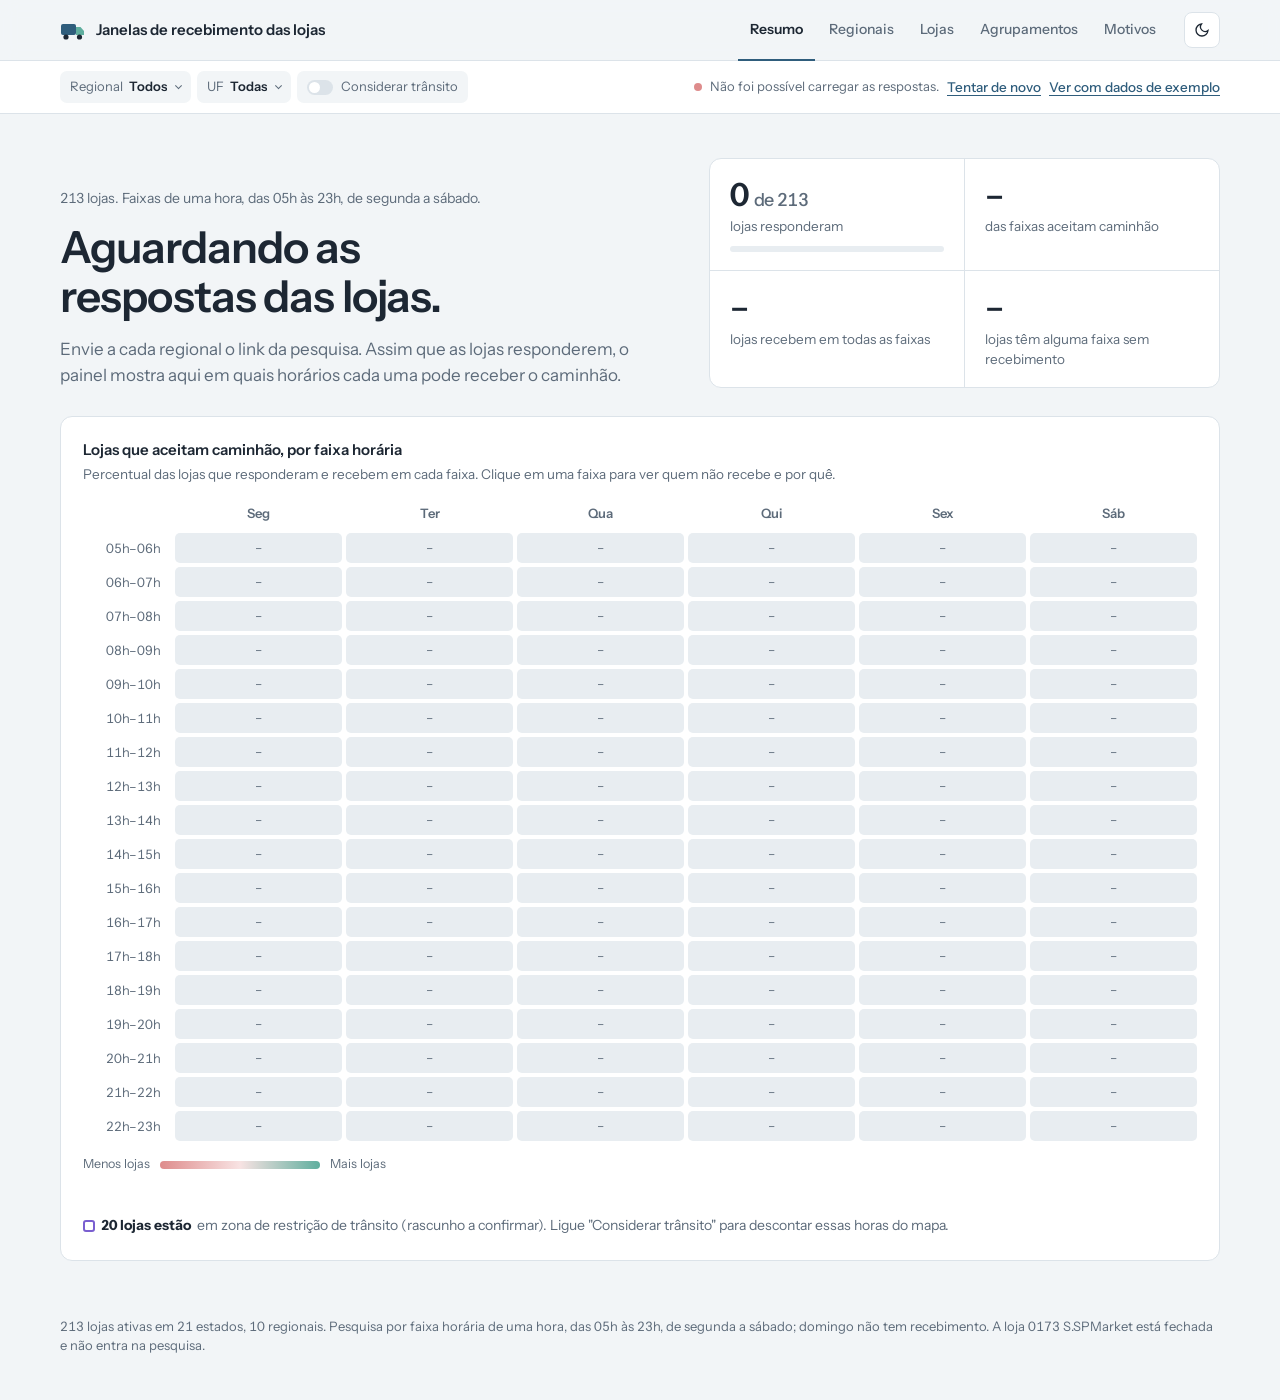
<file: index.html>
<!doctype html>
<html lang="pt-BR">
<head>
<meta charset="utf-8">
<meta name="viewport" content="width=device-width, initial-scale=1, viewport-fit=cover">
<title>Janelas de recebimento das lojas</title>
<link rel="icon" href="data:image/svg+xml,%3Csvg xmlns=%27http://www.w3.org/2000/svg%27 viewBox=%270 0 100 100%27%3E%3Ctext y=%27.9em%27 font-size=%2790%27%3E%F0%9F%9A%9A%3C/text%3E%3C/svg%3E">
<link rel="stylesheet" href="maplibre-gl.css">
<script src="maplibre-gl.js" defer></script>
<link rel="preconnect" href="https://fonts.googleapis.com">
<link rel="preconnect" href="https://fonts.gstatic.com" crossorigin>
<link href="https://fonts.googleapis.com/css2?family=Instrument+Sans:wght@400;500;600;700&display=swap" rel="stylesheet">
<link rel="stylesheet" href="styles.css">
</head>
<body>
<header class="top">
  <div class="wrap">
    <div class="brand">
      <svg width="26" height="26" viewBox="0 0 26 26" aria-hidden="true"><rect x="1" y="7" width="15" height="11" rx="2" fill="var(--accent)"/><path d="M16 10h4.5l3.5 4v4h-8z" fill="var(--sim)"/><circle cx="6" cy="20" r="2.6" fill="var(--ink)"/><circle cx="19.5" cy="20" r="2.6" fill="var(--ink)"/></svg>
      <span>Janelas de recebimento das lojas</span>
    </div>
    <nav class="nav" aria-label="Páginas"><a href="#resumo">Resumo</a><a href="#regionais">Regionais</a><a href="#lojas">Lojas</a><a href="#grupos">Agrupamentos</a><a href="#motivos">Motivos</a></nav>
    <button class="btn icon-btn" id="themeBtn" aria-label="Alternar tema claro ou escuro" title="Tema"><svg width="16" height="16" viewBox="0 0 24 24" fill="none" stroke="currentColor" stroke-width="2"><path d="M21 12.8A9 9 0 1 1 11.2 3a7 7 0 0 0 9.8 9.8z"/></svg></button>
  </div>
  <nav class="mnav" aria-label="Páginas"><a href="#resumo">Resumo</a><a href="#regionais">Regionais</a><a href="#lojas">Lojas</a><a href="#grupos">Agrupamentos</a><a href="#motivos">Motivos</a></nav>
</header>

<div class="gbar" role="region" aria-label="Filtros gerais">
  <div class="wrap">
    <label class="fchip"><span class="fl">Regional</span><b class="fv"></b><select id="gReg" aria-label="Regional"></select></label>
    <label class="fchip"><span class="fl">UF</span><b class="fv"></b><select id="gUf" aria-label="UF"></select></label>
    <button class="linkbtn" id="gClear" hidden>Limpar</button>
    <button class="tchip" id="gTr" aria-pressed="false" title="Descontar as horas em que o caminhão não pode circular"><span class="tsw"></span>Considerar trânsito</button>
    <div class="dstat" id="dstat"></div>
  </div>
</div>

<main>
  <section id="resumo" class="wrap">
    <div class="hero">
      <div><p class="meta" id="rsMeta"></p><h1 id="rsHead"></h1><p class="sub" id="rsSub"></p></div>
      <div class="kpis" id="rsKpis"></div>
    </div>
    <div class="panel">
      <h3>Lojas que aceitam caminhão, por faixa horária</h3>
      <p class="hint">Percentual das lojas que responderam e recebem em cada faixa. Clique em uma faixa para ver quem não recebe e por quê.</p>
      <div class="heat-wrap"><div class="heat" id="heat"></div></div>
      <div class="heat-leg"><span>Menos lojas</span><span class="grad"></span><span>Mais lojas</span></div>
      <p class="heat-note" id="heatNote"></p>
    </div>
  </section>

  <section id="regionais" class="wrap">
    <h2>Regionais</h2>
    <p class="lead">Andamento das respostas e disponibilidade em cada regional. Clique no nome para ver as lojas dele; use "Pendentes" para saber quem cobrar.</p>
    <div class="tblwrap"><table class="rtable" id="rtable"></table></div>
  </section>

  <section id="lojas" class="wrap">
    <h2>Lojas</h2>
    <p class="lead">A semana de cada loja em faixas de uma hora, das 05h às 23h. Passe o mouse para ver a faixa e o motivo; clique na loja para abrir a ficha.</p>
    <div class="toolbar">
      <div class="msel" id="lms">
        <div class="msbox"><svg width="15" height="15" viewBox="0 0 24 24" fill="none" stroke="currentColor" stroke-width="2" aria-hidden="true"><circle cx="11" cy="11" r="7"/><path d="m20 20-3.5-3.5"/></svg><span class="mschips" id="lchips"></span><input id="lq" type="text" placeholder="Buscar ou selecionar lojas" aria-label="Buscar ou selecionar lojas" autocomplete="off" role="combobox" aria-expanded="false" aria-controls="lmsList"><button type="button" class="msclear" id="lmsClear" hidden aria-label="Limpar seleção">×</button></div>
        <ul class="mslist" id="lmsList" role="listbox" aria-multiselectable="true" hidden></ul>
      </div>
      <label class="fchip"><span class="fl">Situação</span><b class="fv"></b><select id="lStatus" aria-label="Situação">
        <option value="">Todas</option><option value="resp">Responderam</option><option value="pend">Sem resposta</option><option value="restr">Com restrição</option><option value="full">Sem restrição</option><option value="zona">Em zona de trânsito</option><option value="conf">Recebe em horário restrito</option></select></label>
      <label class="fchip"><span class="fl">Recebe de</span><b class="fv"></b><select id="lPer" aria-label="Filtrar por período"><option value="">Qualquer período</option><option value="0">Manhã</option><option value="1">Tarde</option><option value="2">Noite</option></select></label>
      <label class="fchip" data-neutral="1"><span class="fl">Ordenar</span><b class="fv"></b><select id="lSort" aria-label="Ordenar">
        <option value="code">Código</option><option value="low">Menor disponibilidade</option><option value="reg">Regional</option></select></label>
      <button class="btn" id="lGrade" type="button"><svg width="15" height="15" viewBox="0 0 24 24" fill="none" stroke="currentColor" stroke-width="2" aria-hidden="true"><path d="M12 3v12M7 10l5 5 5-5M5 21h14"/></svg>Extrair resumo</button>
      <button class="btn" id="lRoute" type="button" hidden><svg width="15" height="15" viewBox="0 0 24 24" fill="none" stroke="currentColor" stroke-width="2" aria-hidden="true"><path d="M9 4 3 6v14l6-2 6 2 6-2V4l-6 2-6-2z"/><path d="M9 4v14M15 6v14"/></svg><span>Ver rota</span></button>
      <span class="count" id="lCount"></span>
    </div>
    <div class="legend"><span><i class="sw" style="background:var(--sim)"></i>Recebe</span><span><i class="sw" style="background:var(--nao)"></i>Não recebe</span><span><i class="sw" style="background:repeating-linear-gradient(135deg,var(--empty) 0 3px,transparent 3px 6px);outline:1px solid var(--line)"></i>Sem resposta</span><span><i class="sw" style="box-shadow:inset 0 0 0 2px var(--rzc)"></i>Horário com restrição de trânsito</span></div>
    <div class="tblwrap"><table class="ltable" id="ltable"></table></div>
  </section>

  <section id="grupos" class="wrap">
    <h2>Agrupamentos</h2>
    <p class="lead">Lojas que recebem juntas no mesmo caminhão. A linha "Rota em sequência" mostra as horas em que o caminhão consegue atender todas as lojas uma depois da outra, uma loja por hora; a linha "Janela em comum" mostra as faixas em que todas podem receber ao mesmo tempo. Clique em uma loja para abrir a ficha.</p>
    <div class="kpis gsum" id="gsum"></div>
    <div class="toolbar">
      <label class="search"><svg width="15" height="15" viewBox="0 0 24 24" fill="none" stroke="currentColor" stroke-width="2" aria-hidden="true"><circle cx="11" cy="11" r="7"/><path d="m20 20-3.5-3.5"/></svg><input id="gq" type="search" placeholder="Buscar agrupamento ou loja" aria-label="Buscar agrupamento ou loja"></label>
      <label class="fchip" data-neutral="1"><span class="fl">Ordenar</span><b class="fv"></b><select id="gSort" aria-label="Ordenar agrupamentos">
        <option value="name">Nome</option><option value="few">Menos faixas em comum</option><option value="route">Sem rota em sequência</option><option value="pend">Mais lojas sem resposta</option></select></label>
      <label class="fchip"><span class="fl">Abastecimento</span><b class="fv"></b><select id="gAb" aria-label="Filtrar por modo de abastecimento">
        <option value="">Todos</option><option>Min e Max</option><option>Simulador</option><option value="none">Não definido</option></select></label>
      <button class="btn" id="gExt" type="button"><svg width="15" height="15" viewBox="0 0 24 24" fill="none" stroke="currentColor" stroke-width="2" aria-hidden="true"><rect x="3" y="4" width="18" height="16" rx="2"/><path d="M3 10h18M9 10v10"/></svg>Extração Simulador</button>
      <span class="count" id="gCount"></span>
    </div>
    <div class="glist" id="glist"></div>
  </section>

  <section id="motivos" class="wrap">
    <h2>Motivos</h2>
    <p class="lead">O que as lojas escreveram sobre as faixas em que não podem receber. Clique em um motivo para abrir a ficha da loja.</p>
    <div class="toolbar">
      <label class="search"><svg width="15" height="15" viewBox="0 0 24 24" fill="none" stroke="currentColor" stroke-width="2" aria-hidden="true"><circle cx="11" cy="11" r="7"/><path d="m20 20-3.5-3.5"/></svg><input id="mq" type="search" placeholder="Buscar no texto dos motivos" aria-label="Buscar nos motivos"></label>
      <span class="count" id="mCount"></span>
    </div>
    <div class="mlist" id="mlist"></div>
  </section>

  <section id="simulador" class="wrap"><div id="simRoot"></div></section>

  <section id="responder" class="wrap"><div class="fwrap" id="formRoot"></div></section>
</main>

<footer class="wrap" id="foot"></footer>
<div class="tip" id="tip" role="tooltip"></div>
<dialog class="md" id="md" aria-labelledby="mdTitle"><div class="md-in" id="mdIn"></div></dialog>

<script src="app.js" defer></script>
</body>
</html>
</file>
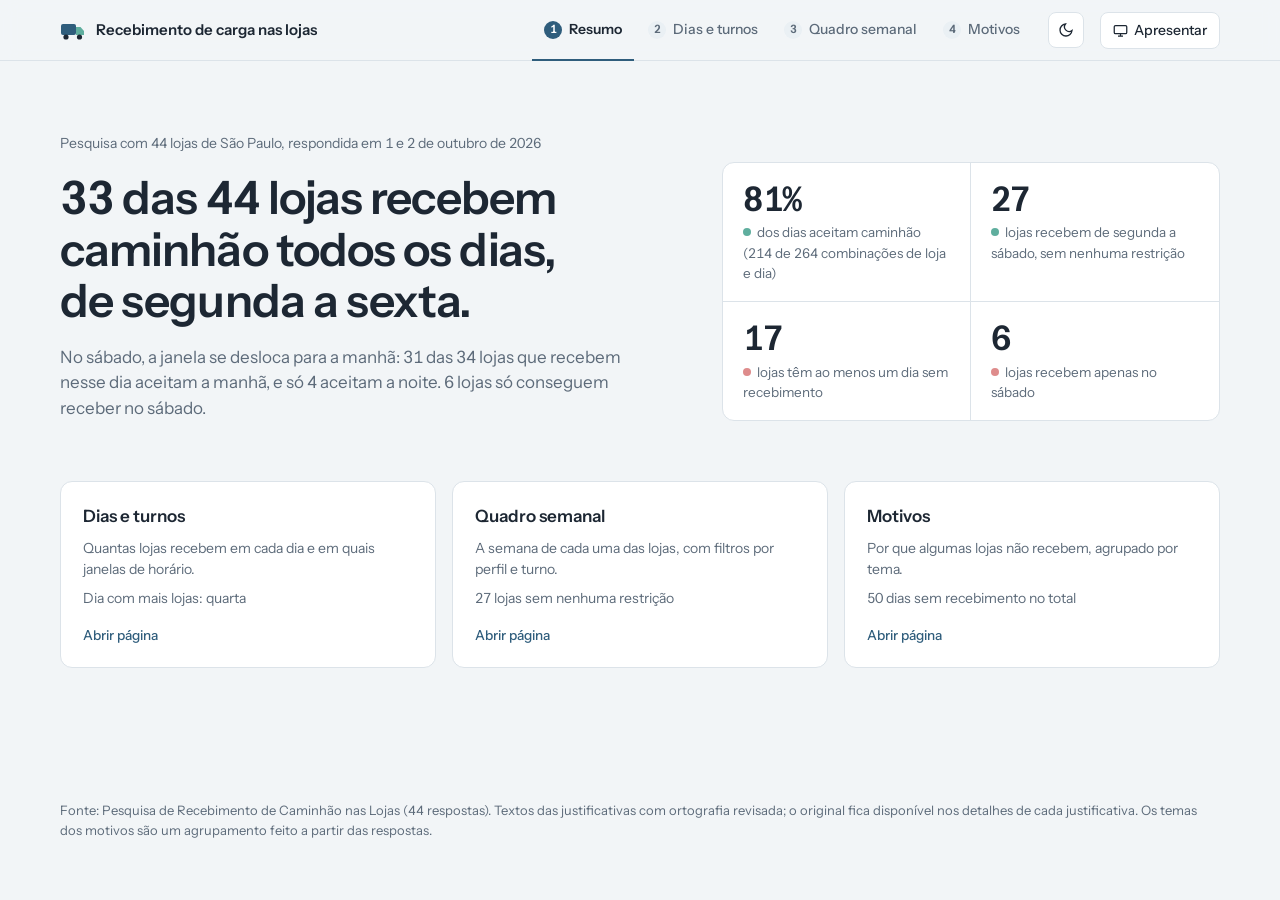
<file: Recebimento de carga nas lojas.html>
<!doctype html>
<html lang="pt-BR">

<head>
    <meta charset="utf-8">
    <meta name="viewport" content="width=device-width, initial-scale=1, viewport-fit=cover">
    <title>Recebimento de carga nas lojas</title>
    <link rel="preconnect" href="https://fonts.googleapis.com">
    <link rel="preconnect" href="https://fonts.gstatic.com" crossorigin>
    <link href="https://fonts.googleapis.com/css2?family=Instrument+Sans:wght@400;500;600;700&display=swap" rel="stylesheet">
    <style>
         :root {
            --bg: #F2F5F7;
            --surface: #FFFFFF;
            --ink: #1D2733;
            --muted: #5D6B7A;
            --line: #DCE3E9;
            --hover: #EAF0F4;
            --sim: #5FAE9E;
            --sim-soft: #DCEFEA;
            --nao: #DE8C8C;
            --nao-soft: #F8E3E3;
            --nao-ink: #9E4747;
            --manha: #F0BF62;
            --tarde: #8FBCE3;
            --noite: #7E86C8;
            --empty: #E8EDF1;
            --accent: #2F5D7C;
            color-scheme: light;
            box-sizing: border-box;
            padding-top: env(safe-area-inset-top, 0px);
            padding-bottom: env(safe-area-inset-bottom, 0px);
        }
        
        @media (prefers-color-scheme:dark) {
             :root:not([data-theme="light"]) {
                --bg: #121820;
                --surface: #19212B;
                --ink: #E4EAF0;
                --muted: #94A2B0;
                --line: #2A3542;
                --hover: #202A36;
                --sim: #5FAE9E;
                --sim-soft: #1D3833;
                --nao: #D98585;
                --nao-soft: #3A2427;
                --nao-ink: #F0B0B0;
                --manha: #E3B45B;
                --tarde: #7FAED6;
                --noite: #8B92D6;
                --empty: #26303C;
                --accent: #8DB8D6;
                color-scheme: dark;
            }
        }
        
         :root[data-theme="dark"] {
            --bg: #121820;
            --surface: #19212B;
            --ink: #E4EAF0;
            --muted: #94A2B0;
            --line: #2A3542;
            --hover: #202A36;
            --sim: #5FAE9E;
            --sim-soft: #1D3833;
            --nao: #D98585;
            --nao-soft: #3A2427;
            --nao-ink: #F0B0B0;
            --manha: #E3B45B;
            --tarde: #7FAED6;
            --noite: #8B92D6;
            --empty: #26303C;
            --accent: #8DB8D6;
            color-scheme: dark;
        }
        
        *,
        *::before,
        *::after {
            box-sizing: inherit
        }
        
        [hidden] {
            display: none!important
        }
        
        html {
            scroll-padding-top: env(safe-area-inset-top, 0px)
        }
        
        @media (prefers-reduced-motion:reduce) {
            html {
                scroll-behavior: auto
            }
            * {
                transition: none!important;
                animation: none!important
            }
        }
        
        body {
            margin: 0;
            background: var(--bg);
            color: var(--ink);
            font-family: "Instrument Sans", system-ui, -apple-system, "Segoe UI", Roboto, sans-serif;
            font-size: 15px;
            line-height: 1.5;
            font-variant-numeric: tabular-nums;
            -webkit-font-smoothing: antialiased
        }
        
        button {
            font: inherit;
            color: inherit
        }
        
         :focus-visible {
            outline: 2px solid var(--accent);
            outline-offset: 2px;
            border-radius: 4px
        }
        
        .wrap {
            max-width: 1240px;
            margin: 0 auto;
            padding: 0 clamp(16px, 4vw, 40px)
        }
        /* Topo */
        
        .top {
            position: sticky;
            top: env(safe-area-inset-top, 0px);
            z-index: 20;
            background: color-mix(in srgb, var(--bg) 88%, transparent);
            backdrop-filter: blur(8px);
            border-bottom: 1px solid var(--line)
        }
        
        .top .wrap {
            display: flex;
            align-items: center;
            gap: 16px;
            height: 60px
        }
        
        .brand {
            display: flex;
            align-items: center;
            gap: 10px;
            font-weight: 600;
            font-size: 15px;
            margin-right: auto;
            min-width: 0
        }
        
        .brand svg {
            flex: none
        }
        
        .brand span {
            white-space: nowrap;
            overflow: hidden;
            text-overflow: ellipsis
        }
        
        .nav {
            display: flex;
            gap: 2px;
            align-self: stretch
        }
        
        .nav a {
            display: flex;
            align-items: center;
            gap: 7px;
            color: var(--muted);
            text-decoration: none;
            font-size: 14px;
            font-weight: 500;
            padding: 0 12px;
            border-bottom: 2px solid transparent;
            margin-bottom: -1px
        }
        
        .nav a:hover {
            color: var(--ink);
            background: var(--hover)
        }
        
        .nav a[aria-current="page"] {
            color: var(--ink);
            font-weight: 600;
            border-bottom-color: var(--accent)
        }
        
        .nav a .num {
            font-size: 11.5px;
            font-weight: 600;
            width: 18px;
            height: 18px;
            border-radius: 50%;
            display: grid;
            place-items: center;
            background: var(--hover);
            color: var(--muted)
        }
        
        .nav a[aria-current="page"] .num {
            background: var(--accent);
            color: var(--surface)
        }
        
        .mnav {
            display: none
        }
        
        .btn {
            border: 1px solid var(--line);
            background: var(--surface);
            border-radius: 8px;
            padding: 7px 12px;
            font-size: 14px;
            font-weight: 500;
            cursor: pointer;
            display: inline-flex;
            align-items: center;
            gap: 6px
        }
        
        .btn:hover {
            background: var(--hover)
        }
        
        .icon-btn {
            width: 36px;
            height: 36px;
            padding: 0;
            justify-content: center
        }
        
        @media (max-width:860px) {
            .top .nav {
                display: none
            }
            .mnav {
                display: flex;
                overflow-x: auto;
                border-top: 1px solid var(--line);
                scrollbar-width: none
            }
            .mnav a {
                flex: 1 0 auto;
                text-align: center;
                padding: 11px 14px;
                font-size: 13.5px;
                color: var(--muted);
                text-decoration: none;
                border-bottom: 2px solid transparent
            }
            .mnav a[aria-current="page"] {
                color: var(--ink);
                font-weight: 600;
                border-bottom-color: var(--accent)
            }
            .brand span {
                font-size: 14px
            }
        }
        
        main>section:not(.active) {
            display: none
        }
        
        main>section.active {
            animation: pagein .3s ease
        }
        
        @keyframes pagein {
            from {
                opacity: 0;
                translate: 0 6px
            }
        }
        
        main {
            min-height: calc(100vh - 160px)
        }
        
        .pagenav {
            display: flex;
            justify-content: space-between;
            gap: 12px;
            margin-top: 36px;
            padding-top: 24px;
            border-top: 1px solid var(--line)
        }
        
        .pagenav a {
            display: flex;
            flex-direction: column;
            gap: 2px;
            text-decoration: none;
            color: var(--ink);
            padding: 12px 16px;
            border: 1px solid var(--line);
            border-radius: 10px;
            background: var(--surface);
            min-width: 200px
        }
        
        .pagenav a:hover {
            background: var(--hover)
        }
        
        .pagenav a small {
            color: var(--muted);
            font-size: 12.5px
        }
        
        .pagenav a b {
            font-weight: 600;
            font-size: 15px
        }
        
        .pagenav a.next {
            margin-left: auto;
            text-align: right
        }
        
        .explore {
            grid-column: 1/-1;
            display: grid;
            grid-template-columns: repeat(3, 1fr);
            gap: 16px;
            margin-top: 20px
        }
        
        .explore a {
            display: flex;
            flex-direction: column;
            gap: 8px;
            text-decoration: none;
            color: var(--ink);
            padding: 22px;
            border: 1px solid var(--line);
            border-radius: 12px;
            background: var(--surface)
        }
        
        .explore a:hover {
            background: var(--hover)
        }
        
        .explore a b {
            font-size: 17px;
            font-weight: 600
        }
        
        .explore a span {
            color: var(--muted);
            font-size: 14px
        }
        
        .explore a em {
            font-style: normal;
            margin-top: auto;
            padding-top: 8px;
            font-size: 13.5px;
            color: var(--accent);
            font-weight: 500
        }
        
        @media (max-width:860px) {
            .explore {
                grid-template-columns: 1fr
            }
            .pagenav a {
                min-width: 0;
                flex: 1
            }
        }
        /* Seções */
        
        main>section.wrap {
            padding-top: 64px;
            padding-bottom: 8px
        }
        
        h1 {
            font-size: clamp(28px, 4.2vw, 46px);
            line-height: 1.12;
            letter-spacing: -.02em;
            font-weight: 600;
            margin: 0;
            max-width: 22ch;
            text-wrap: balance
        }
        
        h2 {
            font-size: 22px;
            letter-spacing: -.01em;
            font-weight: 600;
            margin: 0 0 4px
        }
        
        .lead {
            color: var(--muted);
            margin: 0 0 24px;
            max-width: 70ch
        }
        
        .meta {
            color: var(--muted);
            font-size: 14px;
            margin: 0 0 18px
        }
        /* Hero */
        
        .hero {
            display: grid;
            grid-template-columns: 1.25fr 1fr;
            gap: 40px;
            align-items: end
        }
        
        main>section.hero {
            padding-top: 72px
        }
        
        .hero p.sub {
            color: var(--muted);
            font-size: 17px;
            max-width: 52ch;
            margin: 18px 0 0
        }
        
        .kpis {
            display: grid;
            grid-template-columns: 1fr 1fr;
            border: 1px solid var(--line);
            border-radius: 12px;
            background: var(--surface);
            overflow: hidden
        }
        
        .kpi {
            padding: 18px 20px;
            border-right: 1px solid var(--line);
            border-bottom: 1px solid var(--line)
        }
        
        .kpi:nth-child(2n) {
            border-right: 0
        }
        
        .kpi:nth-last-child(-n+2) {
            border-bottom: 0
        }
        
        .kpi b {
            display: block;
            font-size: 34px;
            font-weight: 600;
            letter-spacing: -.02em;
            line-height: 1.1
        }
        
        .kpi small {
            color: var(--muted);
            font-size: 13.5px;
            display: block;
            margin-top: 4px
        }
        
        .kpi .dot {
            display: inline-block;
            width: 8px;
            height: 8px;
            border-radius: 50%;
            margin-right: 6px;
            vertical-align: 1px
        }
        
        @media (max-width:880px) {
            .hero {
                grid-template-columns: 1fr;
                gap: 28px
            }
        }
        /* Painéis */
        
        .panel {
            background: var(--surface);
            border: 1px solid var(--line);
            border-radius: 12px;
            padding: 22px
        }
        
        .grid2 {
            display: grid;
            grid-template-columns: 1.35fr 1fr;
            gap: 20px
        }
        
        .grid2.rev {
            grid-template-columns: 1fr 1.4fr
        }
        
        @media (max-width:960px) {
            .grid2,
            .grid2.rev {
                grid-template-columns: 1fr
            }
        }
        
        @media (max-width:600px) {
            .week td.store {
                min-width: 150px;
                padding-left: 12px
            }
            .panel {
                padding: 16px
            }
        }
        
        .panel h3 {
            font-size: 15px;
            font-weight: 600;
            margin: 0 0 2px
        }
        
        .panel .hint {
            color: var(--muted);
            font-size: 13.5px;
            margin: 0 0 18px
        }
        /* Gráfico de dias */
        
        .days {
            display: grid;
            grid-template-columns: repeat(6, 1fr);
            gap: 12px;
            align-items: end;
            height: 250px
        }
        
        .day {
            all: unset;
            cursor: pointer;
            display: flex;
            flex-direction: column;
            align-items: stretch;
            height: 100%;
            gap: 8px;
            border-radius: 8px;
            padding: 6px
        }
        
        .day:hover {
            background: var(--hover)
        }
        
        .day[aria-pressed="true"] {
            background: var(--hover);
            box-shadow: inset 0 0 0 1px var(--line)
        }
        
        .day:focus-visible {
            outline: 2px solid var(--accent)
        }
        
        .day .val {
            font-weight: 600;
            font-size: 18px;
            text-align: center;
            line-height: 1
        }
        
        .day .val small {
            display: block;
            font-weight: 400;
            color: var(--muted);
            font-size: 12.5px;
            margin-top: 3px
        }
        
        .bar {
            flex: 1;
            display: flex;
            flex-direction: column;
            border-radius: 6px;
            overflow: hidden;
            background: var(--nao-soft)
        }
        
        .bar .no {
            background: var(--nao-soft)
        }
        
        .bar .yes {
            background: var(--sim);
            margin-top: auto;
            transition: height .6s cubic-bezier(.2, .7, .2, 1)
        }
        
        .day .lbl {
            text-align: center;
            font-size: 13.5px;
            color: var(--muted)
        }
        
        .day[aria-pressed="true"] .lbl {
            color: var(--ink);
            font-weight: 600
        }
        
        .daydetail {
            margin-top: 18px;
            padding-top: 16px;
            border-top: 1px solid var(--line);
            font-size: 14px
        }
        
        .daydetail p {
            margin: 0 0 10px
        }
        
        .chips {
            display: flex;
            flex-wrap: wrap;
            gap: 6px
        }
        
        .chip {
            border: 1px solid var(--line);
            background: var(--bg);
            border-radius: 999px;
            padding: 4px 10px;
            font-size: 13px;
            cursor: pointer
        }
        
        .chip:hover {
            background: var(--hover)
        }
        
        .chip .c {
            color: var(--muted);
            margin-right: 4px
        }
        /* Grade de turnos */
        
        .tgrid {
            display: grid;
            grid-template-columns: auto repeat(6, 1fr);
            gap: 6px;
            align-items: center
        }
        
        .tgrid .h {
            font-size: 12.5px;
            color: var(--muted);
            text-align: center
        }
        
        .tgrid .r {
            font-size: 13.5px;
            display: flex;
            align-items: center;
            gap: 8px;
            padding-right: 6px
        }
        
        .sw {
            width: 10px;
            height: 10px;
            border-radius: 3px;
            flex: none
        }
        
        .tcell {
            height: 44px;
            border-radius: 6px;
            display: grid;
            place-items: center;
            font-weight: 600;
            font-size: 14px;
            color: var(--ink)
        }
        
        .tnote {
            margin: 18px 0 0;
            font-size: 14px;
            color: var(--muted)
        }
        
        .tnote strong {
            color: var(--ink);
            font-weight: 600
        }
        /* Legenda */
        
        .legend {
            display: flex;
            flex-wrap: wrap;
            gap: 14px;
            font-size: 13px;
            color: var(--muted)
        }
        
        .legend span {
            display: inline-flex;
            align-items: center;
            gap: 6px
        }
        /* Quadro semanal */
        
        .toolbar {
            display: flex;
            flex-wrap: wrap;
            gap: 12px;
            align-items: center;
            margin-bottom: 20px;
            padding-bottom: 20px;
            border-bottom: 1px solid var(--line)
        }
        
        .search {
            flex: 1 1 220px;
            max-width: 320px;
            position: relative
        }
        
        .search input {
            width: 100%;
            font: inherit;
            font-size: 14px;
            padding: 8px 12px 8px 34px;
            border: 1px solid var(--line);
            border-radius: 8px;
            background: var(--surface);
            color: var(--ink)
        }
        
        .search svg {
            position: absolute;
            left: 11px;
            top: 50%;
            translate: 0 -50%;
            color: var(--muted)
        }
        
        .seg {
            display: inline-flex;
            border: 1px solid var(--line);
            border-radius: 8px;
            background: var(--surface);
            padding: 3px;
            gap: 2px
        }
        
        .seg button {
            border: 0;
            background: transparent;
            padding: 5px 11px;
            border-radius: 6px;
            font-size: 13.5px;
            cursor: pointer;
            color: var(--muted)
        }
        
        .seg button[aria-pressed="true"] {
            background: var(--hover);
            color: var(--ink);
            font-weight: 600
        }
        
        .count {
            font-size: 13.5px;
            color: var(--muted);
            margin-left: auto
        }
        
        .board {
            overflow-x: auto;
            border: 1px solid var(--line);
            border-radius: 10px;
            background: var(--surface)
        }
        
        table.week {
            border-collapse: separate;
            border-spacing: 0;
            width: 100%;
            min-width: 860px;
            table-layout: fixed
        }
        
        .week thead th:first-child {
            width: 230px
        }
        
        .week thead th:last-child {
            width: 96px
        }
        
        @media (max-width:600px) {
            .week thead th:first-child {
                width: 160px
            }
        }
        
        .week th,
        .week td {
            padding: 0
        }
        
        .week thead th {
            position: sticky;
            top: 0;
            background: var(--bg);
            font-size: 13.5px;
            font-weight: 600;
            color: var(--muted);
            text-align: center;
            padding: 14px 8px;
            border-bottom: 1px solid var(--line)
        }
        
        .week thead th:first-child {
            text-align: left;
            padding-left: 20px
        }
        
        .week tbody tr {
            cursor: pointer
        }
        
        .week tbody tr:hover td {
            background: var(--hover)
        }
        
        .week td {
            border-bottom: 1px solid var(--line);
            padding: 12px 8px;
            vertical-align: middle
        }
        
        .week tr:last-child td {
            border-bottom: 0
        }
        
        .week td.store {
            position: sticky;
            left: 0;
            background: var(--surface);
            padding-left: 20px;
            z-index: 1
        }
        
        .week tr:hover td.store {
            background: var(--hover)
        }
        
        .store button {
            all: unset;
            cursor: pointer;
            display: flex;
            align-items: baseline;
            gap: 10px
        }
        
        .store button:focus-visible {
            outline: 2px solid var(--accent);
            outline-offset: 3px
        }
        
        .store .code {
            color: var(--muted);
            font-size: 12.5px;
            width: 34px
        }
        
        .store .nm {
            font-weight: 500;
            font-size: 14.5px
        }
        
        .week td.score {
            text-align: right;
            padding-right: 20px;
            font-size: 13.5px;
            color: var(--muted);
            white-space: nowrap
        }
        
        .cell {
            height: 38px;
            border-radius: 7px;
            display: grid;
            grid-template-columns: repeat(3, 1fr);
            gap: 3px;
            padding: 4px;
            background: var(--sim-soft);
            transition: opacity .2s
        }
        
        .cell i {
            border-radius: 4px;
            background: var(--empty)
        }
        
        .cell i.m {
            background: var(--manha)
        }
        
        .cell i.t {
            background: var(--tarde)
        }
        
        .cell i.n {
            background: var(--noite)
        }
        
        .cell.no {
            display: flex;
            align-items: center;
            justify-content: center;
            background: var(--nao-soft);
            color: var(--nao-ink);
            font-size: 13px;
            font-weight: 600;
            gap: 5px
        }
        
        .cell.dim {
            opacity: .18
        }
        
        .empty {
            padding: 40px;
            text-align: center;
            color: var(--muted)
        }
        /* Tooltip */
        
        .tip {
            position: fixed;
            z-index: 50;
            pointer-events: none;
            max-width: 320px;
            background: var(--ink);
            color: var(--bg);
            font-size: 13px;
            line-height: 1.45;
            padding: 9px 12px;
            border-radius: 8px;
            opacity: 0;
            transition: opacity .12s
        }
        
        .tip.on {
            opacity: 1
        }
        
        .tip b {
            font-weight: 600
        }
        /* Motivos */
        
        .cats {
            display: grid;
            grid-template-columns: repeat(auto-fit, minmax(200px, 1fr));
            gap: 12px
        }
        
        .cat {
            all: unset;
            box-sizing: border-box;
            cursor: pointer;
            display: flex;
            flex-direction: column;
            gap: 10px;
            padding: 18px;
            border-radius: 10px;
            border: 1px solid var(--line);
            background: var(--surface)
        }
        
        .cat:hover {
            background: var(--hover)
        }
        
        .cat[aria-pressed="true"] {
            border-color: var(--nao);
            background: var(--nao-soft)
        }
        
        .cat:focus-visible {
            outline: 2px solid var(--accent);
            outline-offset: 2px
        }
        
        .cat b {
            font-size: 30px;
            font-weight: 600;
            letter-spacing: -.02em;
            line-height: 1
        }
        
        .cat b small {
            font-size: 13.5px;
            font-weight: 400;
            color: var(--muted);
            letter-spacing: 0;
            margin-left: 6px
        }
        
        .cat .t {
            font-size: 14px;
            font-weight: 500;
            line-height: 1.35;
            min-height: 2.7em
        }
        
        .cat .n {
            font-size: 13px;
            color: var(--muted)
        }
        
        .cat .track {
            height: 6px;
            border-radius: 3px;
            background: var(--empty);
            overflow: hidden;
            margin-top: auto
        }
        
        .cat .fill {
            display: block;
            height: 100%;
            background: var(--nao);
            border-radius: 3px
        }
        
        .rhead {
            display: flex;
            gap: 16px;
            align-items: flex-start;
            justify-content: space-between;
            flex-wrap: wrap
        }
        
        .reasons {
            display: grid;
            grid-template-columns: repeat(auto-fill, minmax(300px, 1fr));
            gap: 14px
        }
        
        .reason {
            all: unset;
            box-sizing: border-box;
            cursor: pointer;
            display: flex;
            flex-direction: column;
            gap: 10px;
            border: 1px solid var(--line);
            border-radius: 10px;
            padding: 18px;
            background: var(--surface)
        }
        
        .reason:hover {
            background: var(--hover)
        }
        
        .reason:focus-visible {
            outline: 2px solid var(--accent);
            outline-offset: 2px
        }
        
        .reason .who {
            font-weight: 600;
            font-size: 15px
        }
        
        .reason .who span {
            color: var(--muted);
            font-weight: 400;
            font-size: 13px;
            margin-right: 6px
        }
        
        .reason .cname {
            font-size: 12.5px;
            color: var(--muted)
        }
        
        .dd {
            display: flex;
            flex-wrap: wrap;
            gap: 4px
        }
        
        .dd span {
            font-size: 12px;
            padding: 3px 8px;
            border-radius: 5px;
            background: var(--nao-soft);
            color: var(--nao-ink);
            font-weight: 600
        }
        
        .reason p {
            margin: 0;
            font-size: 14px;
            color: var(--ink);
            display: -webkit-box;
            -webkit-line-clamp: 3;
            -webkit-box-orient: vertical;
            overflow: hidden
        }
        
        .reason .more {
            font-size: 13px;
            color: var(--accent);
            font-weight: 500;
            margin-top: auto
        }
        
        .note {
            font-size: 12.5px;
            color: var(--muted);
            margin: 14px 0 0
        }
        /* Drawer */
        
        dialog.drawer {
            overflow: auto;
            overscroll-behavior: contain;
            margin: auto;
            max-height: min(86vh, 860px);
            width: min(640px, calc(100% - 32px));
            border: 1px solid var(--line);
            border-radius: 14px;
            padding: 0;
            background: var(--surface);
            color: var(--ink)
        }
        
        dialog.drawer::backdrop {
            background: rgba(15, 22, 30, .35)
        }
        
        dialog.drawer[open] {
            animation: pop .22s cubic-bezier(.2, .7, .2, 1)
        }
        
        @keyframes pop {
            from {
                scale: .97;
                opacity: 0
            }
        }
        
        dialog.drawer::backdrop {
            backdrop-filter: blur(2px)
        }
        
        .dr-in {
            padding: 28px;
            display: flex;
            flex-direction: column;
            gap: 20px
        }
        
        @media (max-width:600px) {
            .dr-in {
                padding: 20px
            }
        }
        
        .dr-head {
            position: sticky;
            top: -28px;
            background: var(--surface);
            padding-top: 0;
            z-index: 1
        }
        
        .dr-text {
            white-space: pre-line;
            font-size: 15px;
            line-height: 1.6;
            margin: 0;
            max-width: 65ch
        }
        
        .dr-foot {
            display: flex;
            justify-content: flex-end;
            gap: 8px;
            border-top: 1px solid var(--line);
            padding-top: 18px
        }
        
        .dr-head {
            display: flex;
            align-items: flex-start;
            gap: 12px
        }
        
        .dr-head h2 {
            font-size: 22px;
            margin: 0
        }
        
        .dr-head p {
            margin: 2px 0 0;
            color: var(--muted);
            font-size: 13.5px
        }
        
        .dr-head .btn {
            margin-left: auto
        }
        
        .facts {
            display: grid;
            grid-template-columns: auto 1fr;
            gap: 6px 16px;
            font-size: 14px;
            margin: 0
        }
        
        .facts dt {
            color: var(--muted)
        }
        
        .facts dd {
            margin: 0
        }
        
        .dlist {
            display: flex;
            flex-direction: column;
            border: 1px solid var(--line);
            border-radius: 10px;
            overflow: hidden
        }
        
        .drow {
            display: grid;
            grid-template-columns: 84px 1fr;
            gap: 12px;
            padding: 12px 14px;
            border-bottom: 1px solid var(--line);
            font-size: 14px
        }
        
        .drow:last-child {
            border-bottom: 0
        }
        
        .drow .dn {
            font-weight: 600
        }
        
        .pill {
            display: inline-flex;
            align-items: center;
            gap: 5px;
            font-size: 12.5px;
            padding: 2px 9px;
            border-radius: 999px;
            margin: 0 4px 4px 0;
            font-weight: 500
        }
        
        .pill.m {
            background: color-mix(in srgb, var(--manha) 30%, transparent)
        }
        
        .pill.t {
            background: color-mix(in srgb, var(--tarde) 32%, transparent)
        }
        
        .pill.n {
            background: color-mix(in srgb, var(--noite) 30%, transparent)
        }
        
        .pill.x {
            background: var(--nao-soft);
            color: var(--nao-ink)
        }
        
        .drow p {
            margin: 4px 0 0;
            white-space: pre-line;
            color: var(--ink)
        }
        
        details.orig {
            margin-top: 6px;
            font-size: 12.5px;
            color: var(--muted)
        }
        
        details.orig summary {
            cursor: pointer
        }
        
        details.orig div {
            white-space: pre-line;
            margin-top: 4px;
            font-style: italic
        }
        
        footer {
            color: var(--muted);
            font-size: 13px;
            padding: 40px 0 48px
        }
        /* Modo apresentação */
        
        body.present #themeBtn {
            display: none
        }
        
        body.present footer,
        body.present .pagenav {
            display: none
        }
        
        body.present main>section.wrap {
            padding-top: 40px
        }
        
        .pager {
            position: fixed;
            right: 18px;
            bottom: calc(18px + env(safe-area-inset-bottom, 0px));
            display: none;
            gap: 6px;
            z-index: 30;
            align-items: center
        }
        
        .pager .pos {
            font-size: 13px;
            color: var(--muted);
            background: var(--surface);
            border: 1px solid var(--line);
            border-radius: 8px;
            padding: 7px 10px
        }
        
        body.present .pager {
            display: flex
        }
    </style>
</head>

<body>
    <header class="top">
        <div class="wrap">
            <div class="brand">
                <svg width="26" height="26" viewBox="0 0 26 26" aria-hidden="true"><rect x="1" y="7" width="15" height="11" rx="2"
              fill="var(--accent)" /><path d="M16 10h4.5l3.5 4v4h-8z"
              fill="var(--sim)" /><circle cx="6" cy="20" r="2.6"
              fill="var(--ink)" /><circle cx="19.5" cy="20" r="2.6"
              fill="var(--ink)" /></svg>
                <span>Recebimento de carga nas lojas</span>
            </div>
            <nav class="nav" aria-label="Seções">
                <a href="#resumo"><span class="num">1</span>Resumo</a><a href="#dias"><span class="num">2</span>Dias e turnos</a><a href="#quadro"><span class="num">3</span>Quadro semanal</a><a href="#motivos"><span class="num">4</span>Motivos</a>
            </nav>
            <button class="btn icon-btn" id="themeBtn" aria-label="Alternar tema claro ou escuro" title="Tema">
          <svg width="16" height="16" viewBox="0 0 24 24" fill="none"
            stroke="currentColor" stroke-width="2"><path
              d="M21 12.8A9 9 0 1 1 11.2 3a7 7 0 0 0 9.8 9.8z" /></svg>
        </button>
            <button class="btn" id="presentBtn">
          <svg width="15" height="15" viewBox="0 0 24 24" fill="none"
            stroke="currentColor" stroke-width="2"><rect x="2" y="4" width="20"
              height="13" rx="2" /><path d="M8 21h8M12 17v4" /></svg>
          <span>Apresentar</span>
        </button>
        </div>
        <nav class="mnav" aria-label="Páginas"><a href="#resumo">Resumo</a><a href="#dias">Dias e turnos</a><a href="#quadro">Quadro semanal</a><a href="#motivos">Motivos</a></nav>
    </header>

    <main>
        <section id="resumo" class="wrap hero">
            <div>
                <p class="meta" id="metaLine"></p>
                <h1 id="headline"></h1>
                <p class="sub" id="subline"></p>
            </div>
            <div class="kpis" id="kpis"></div>
            <div class="explore" id="explore"></div>
        </section>

        <section id="dias" class="wrap">
            <h2>Disponibilidade por dia e turno</h2>
            <p class="lead">Quantas lojas aceitam o caminhão em cada dia e em quais janelas. Domingo não tem recebimento. Clique em um dia para ver quem não recebe.</p>
            <div class="grid2">
                <div class="panel">
                    <h3>Lojas que recebem por dia</h3>
                    <p class="hint">Verde: recebe. Rosa: não recebe. Total de 44 lojas.
                    </p>
                    <div class="days" id="days" role="group" aria-label="Dias da semana"></div>
                    <div class="daydetail" id="dayDetail" aria-live="polite"></div>
                </div>
                <div class="panel">
                    <h3>Janelas de horário disponíveis</h3>
                    <p class="hint">Número de lojas que aceitam cada turno. Uma loja pode marcar mais de um.</p>
                    <div class="tgrid" id="tgrid"></div>
                    <p class="tnote" id="tnote"></p>
                </div>
            </div>
        </section>

        <section id="quadro" class="wrap">
            <h2>Quadro semanal por loja</h2>
            <p class="lead">Cada célula mostra as janelas da loja naquele dia, na ordem manhã, tarde e noite. Passe o mouse para ver o detalhe e clique em uma linha para abrir a ficha da loja.</p>
            <div class="panel">
                <div class="toolbar">
                    <label class="search">
              <svg width="15" height="15" viewBox="0 0 24 24" fill="none"
                stroke="currentColor" stroke-width="2"><circle cx="11" cy="11"
                  r="7" /><path d="m20 20-3.5-3.5" /></svg>
              <input id="q" type="search" placeholder="Buscar loja ou código"
                aria-label="Buscar loja ou código">
            </label>
                    <div class="seg" id="fProfile" role="group" aria-label="Perfil">
                        <button data-v="all" aria-pressed="true">Todas</button>
                        <button data-v="full" aria-pressed="false">Semana
                completa</button>
                        <button data-v="restr" aria-pressed="false">Com restrição</button>
                    </div>
                    <div class="seg" id="fTurn" role="group" aria-label="Destacar turno">
                        <button data-v aria-pressed="true">Todos os turnos</button>
                        <button data-v="Manhã" aria-pressed="false">Manhã</button>
                        <button data-v="Tarde" aria-pressed="false">Tarde</button>
                        <button data-v="Noite" aria-pressed="false">Noite</button>
                    </div>
                    <div class="seg" id="fSort" role="group" aria-label="Ordenar">
                        <button data-v="code" aria-pressed="true">Por código</button>
                        <button data-v="score" aria-pressed="false">Por
                disponibilidade</button>
                    </div>
                </div>
                <div class="legend" style="margin-bottom:18px">
                    <span><i class="sw" style="background:var(--manha)"></i>Manhã</span>
                    <span><i class="sw" style="background:var(--tarde)"></i>Tarde</span>
                    <span><i class="sw" style="background:var(--noite)"></i>Noite</span>
                    <span><i class="sw"
                style="background:var(--empty);outline:1px solid var(--line)"></i>Turno
              não disponível</span>
                    <span><i class="sw"
                style="background:var(--nao-soft);outline:1px solid var(--nao)"></i>Não
              recebe</span>
                    <span class="count" id="count"></span>
                </div>
                <div class="board">
                    <table class="week" id="week"></table>
                </div>
            </div>
        </section>

        <section id="motivos" class="wrap">
            <h2>Por que algumas lojas não recebem</h2>
            <p class="lead">Justificativas informadas pelas lojas, com a ortografia revisada. Os motivos foram agrupados em temas para facilitar a leitura; clique em um tema para filtrar.</p>
            <div class="panel" style="margin-bottom:20px">
                <h3>Temas das justificativas</h3>
                <p class="hint" id="catHint"></p>
                <div class="cats" id="cats"></div>
            </div>
            <div class="panel">
                <div class="rhead">
                    <div>
                        <h3 id="rTitle">Todas as justificativas</h3>
                        <p class="hint">Textos iguais em dias diferentes aparecem uma vez, com os dias marcados. Clique em um cartão para ler a justificativa completa.</p>
                    </div>
                    <button class="btn" id="clearCat" hidden>Mostrar todos os
              temas</button></div>
                <div class="reasons" id="reasons"></div>
            </div>
        </section>
    </main>

    <footer class="wrap" id="foot"></footer>

    <div class="pager">
        <span class="pos" id="pos"></span>
        <button class="btn icon-btn" id="prevS" aria-label="Página anterior"><svg
          width="16" height="16" viewBox="0 0 24 24" fill="none"
          stroke="currentColor" stroke-width="2"><path
            d="m15 18-6-6 6-6" /></svg></button>
        <button class="btn icon-btn" id="nextS" aria-label="Próxima página"><svg
          width="16" height="16" viewBox="0 0 24 24" fill="none"
          stroke="currentColor" stroke-width="2"><path
            d="m9 18 6-6-6-6" /></svg></button>
    </div>

    <div class="tip" id="tip" role="tooltip"></div>

    <dialog class="drawer" id="drawer" aria-labelledby="drTitle">
        <div class="dr-in" id="drIn"></div>
    </dialog>

    <script>
        const DATA = [{
            "code": "0003",
            "name": "Ipiranga",
            "full": "0003 - SP-SPO-Ipiranga",
            "resp": "Michele Aparecida do Carmo",
            "role": "Gerente",
            "days": [{
                "ok": true,
                "p": ["Manhã"]
            }, {
                "ok": true,
                "p": ["Manhã"]
            }, {
                "ok": true,
                "p": ["Manhã"]
            }, {
                "ok": true,
                "p": ["Manhã"]
            }, {
                "ok": true,
                "p": ["Manhã"]
            }, {
                "ok": true,
                "p": ["Manhã"]
            }],
            "ts": "01/10/2026 12:37"
        }, {
            "code": "0007",
            "name": "Lapa",
            "full": "0007 - SP-SPO-Lapa",
            "resp": "Josimar Cavalcante",
            "role": "Gerente I",
            "days": [{
                "ok": true,
                "p": ["Manhã", "Tarde"]
            }, {
                "ok": true,
                "p": ["Manhã", "Tarde"]
            }, {
                "ok": true,
                "p": ["Manhã", "Tarde"]
            }, {
                "ok": true,
                "p": ["Manhã", "Tarde"]
            }, {
                "ok": true,
                "p": ["Manhã", "Tarde"]
            }, {
                "ok": true,
                "p": ["Manhã", "Tarde"]
            }],
            "ts": "01/10/2026 12:07"
        }, {
            "code": "0008",
            "name": "Tuiuti",
            "full": "0008 - SP-SPO-Tuiuti",
            "resp": "Juliana Mendes de Oliveira",
            "role": "Gerente de loja",
            "days": [{
                "ok": true,
                "p": ["Manhã", "Noite"]
            }, {
                "ok": true,
                "p": ["Manhã", "Noite"]
            }, {
                "ok": true,
                "p": ["Manhã", "Noite"]
            }, {
                "ok": true,
                "p": ["Manhã", "Noite"]
            }, {
                "ok": true,
                "p": ["Manhã", "Noite"]
            }, {
                "ok": true,
                "p": ["Manhã"]
            }],
            "ts": "02/10/2026 09:50"
        }, {
            "code": "0009",
            "name": "R.Iguatemi",
            "full": "0009 - SP-SPO-R.Iguatemi",
            "resp": "Fabiana Odilia da Costa Ciriaco",
            "role": "Gerente",
            "days": [{
                "ok": true,
                "p": ["Manhã", "Noite"]
            }, {
                "ok": true,
                "p": ["Manhã", "Noite"]
            }, {
                "ok": true,
                "p": ["Manhã", "Noite"]
            }, {
                "ok": true,
                "p": ["Manhã", "Noite"]
            }, {
                "ok": true,
                "p": ["Manhã", "Noite"]
            }, {
                "ok": true,
                "p": ["Manhã"]
            }],
            "ts": "01/10/2026 13:47"
        }, {
            "code": "0010",
            "name": "Pompeia",
            "full": "0010 - SP-SPO-Pompeia",
            "resp": "Marcos de Toledo",
            "role": "Gerente",
            "days": [{
                "ok": true,
                "p": ["Tarde", "Noite"]
            }, {
                "ok": true,
                "p": ["Tarde", "Noite"]
            }, {
                "ok": true,
                "p": ["Tarde", "Noite"]
            }, {
                "ok": true,
                "p": ["Tarde", "Noite"]
            }, {
                "ok": true,
                "p": ["Tarde", "Noite"]
            }, {
                "ok": true,
                "p": ["Tarde", "Noite"]
            }],
            "ts": "01/10/2026 12:14"
        }, {
            "code": "0013",
            "name": "V.Mariana",
            "full": "0013 - SP-SPO-V.Mariana",
            "resp": "Márcio Mathias",
            "role": "Gerente",
            "days": [{
                "ok": true,
                "p": ["Manhã", "Tarde"]
            }, {
                "ok": true,
                "p": ["Manhã", "Tarde"]
            }, {
                "ok": true,
                "p": ["Manhã", "Tarde"]
            }, {
                "ok": true,
                "p": ["Manhã", "Tarde"]
            }, {
                "ok": true,
                "p": ["Manhã", "Tarde"]
            }, {
                "ok": true,
                "p": ["Manhã"]
            }],
            "ts": "01/10/2026 14:59"
        }, {
            "code": "0022",
            "name": "Moema",
            "full": "0022 - SP-SPO-Moema",
            "resp": "Marco Antonio Almeida Monteiro",
            "role": "Gerente administrativo",
            "days": [{
                "ok": true,
                "p": ["Tarde", "Noite"]
            }, {
                "ok": true,
                "p": ["Tarde", "Noite"]
            }, {
                "ok": true,
                "p": ["Tarde", "Noite"]
            }, {
                "ok": true,
                "p": ["Tarde", "Noite"]
            }, {
                "ok": true,
                "p": ["Tarde"]
            }, {
                "ok": true,
                "p": ["Manhã", "Tarde"]
            }],
            "ts": "02/10/2026 10:47"
        }, {
            "code": "0023",
            "name": "Vergueiro",
            "full": "0023 - SP-SPO-Vergueiro",
            "resp": "Guilherme",
            "role": "Gerente operacional",
            "days": [{
                "ok": true,
                "p": ["Manhã"]
            }, {
                "ok": true,
                "p": ["Manhã"]
            }, {
                "ok": true,
                "p": ["Manhã"]
            }, {
                "ok": true,
                "p": ["Manhã"]
            }, {
                "ok": true,
                "p": ["Manhã"]
            }, {
                "ok": true,
                "p": ["Manhã"]
            }],
            "ts": "01/10/2026 16:40"
        }, {
            "code": "0025",
            "name": "ItaAvJPessego",
            "full": "0025 - SP-SPO-ItaAvJPessego",
            "resp": "Patrícia de Jesus",
            "role": "Gerente trainee",
            "days": [{
                "ok": true,
                "p": ["Manhã"]
            }, {
                "ok": true,
                "p": ["Manhã"]
            }, {
                "ok": true,
                "p": ["Manhã"]
            }, {
                "ok": true,
                "p": ["Manhã"]
            }, {
                "ok": true,
                "p": ["Manhã"]
            }, {
                "ok": true,
                "p": ["Manhã"]
            }],
            "ts": "01/10/2026 14:55"
        }, {
            "code": "0026",
            "name": "Santana",
            "full": "0026 - SP-SPO-Santana",
            "resp": "Adriana Marangoni",
            "role": "Gerente operacional",
            "days": [{
                "ok": true,
                "p": ["Manhã", "Tarde", "Noite"]
            }, {
                "ok": true,
                "p": ["Manhã", "Tarde", "Noite"]
            }, {
                "ok": true,
                "p": ["Manhã", "Tarde", "Noite"]
            }, {
                "ok": true,
                "p": ["Manhã", "Tarde", "Noite"]
            }, {
                "ok": true,
                "p": ["Manhã", "Tarde", "Noite"]
            }, {
                "ok": true,
                "p": ["Manhã", "Tarde", "Noite"]
            }],
            "ts": "01/10/2026 16:23"
        }, {
            "code": "0030",
            "name": "S.Aricanduva",
            "full": "0030 - SP-SPO-S.Aricanduva",
            "resp": "Jackson Lima",
            "role": "Gerente de loja",
            "days": [{
                "ok": true,
                "p": ["Noite"]
            }, {
                "ok": true,
                "p": ["Noite"]
            }, {
                "ok": true,
                "p": ["Noite"]
            }, {
                "ok": true,
                "p": ["Noite"]
            }, {
                "ok": true,
                "p": ["Noite"]
            }, {
                "ok": false,
                "why": "Existe uma restrição do shopping devido à alta circulação de pessoas.",
                "orig": "Existe uma restrição do shopping devido a alta circulação de pessoas.",
                "cat": "shopping"
            }],
            "ts": "02/10/2026 10:00"
        }, {
            "code": "0031",
            "name": "AvPaulistaTri",
            "full": "0031 - SP-SPO-AvPaulistaTri",
            "resp": "Victor Marco Salgado",
            "role": "Gerente administrativo",
            "days": [{
                "ok": true,
                "p": ["Noite"]
            }, {
                "ok": true,
                "p": ["Noite"]
            }, {
                "ok": true,
                "p": ["Noite"]
            }, {
                "ok": true,
                "p": ["Noite"]
            }, {
                "ok": true,
                "p": ["Noite"]
            }, {
                "ok": false,
                "why": "Aos domingos estamos fechados; seria um dia a menos para realizar a conferência da mercadoria.",
                "orig": "Domingos estamos fechados , seria 1 dia a menos para realizar a conferencia da mercadoria .",
                "cat": "rotina"
            }],
            "ts": "01/10/2026 12:28"
        }, {
            "code": "0032",
            "name": "S.MarketPlace",
            "full": "0032 - SP-SPO-S.MarketPlace",
            "resp": "Jaciel Braz",
            "role": "Gerente operacional",
            "days": [{
                "ok": true,
                "p": ["Noite"]
            }, {
                "ok": true,
                "p": ["Noite"]
            }, {
                "ok": true,
                "p": ["Noite"]
            }, {
                "ok": true,
                "p": ["Noite"]
            }, {
                "ok": false,
                "why": "Junto à doca há uma operação do iFood, onde os entregadores retiram pedidos; por ser sexta-feira, a doca fica cheia de entregadores com as motos, dificultando o recebimento de carga.",
                "orig": "JUNTO A DOCA TEM UMA OPERAÇÃO DO IFOOD, ONDE OS ENTREGADORES RETIRAM PEDIDOS, POR SER SEXTA FEIRA A DOCA FICA CHEIO DE ENTREGADORES COM AS MOTOS, DIFICULTANDO O RECEBIMENTO DE CARGA.",
                "cat": "doca"
            }, {
                "ok": false,
                "why": "A doca não funciona aos finais de semana.",
                "orig": "DOCA NÃO FUNCIONA AOS FINAIS DE SEMANA",
                "cat": "shopping"
            }],
            "ts": "01/10/2026 13:04"
        }, {
            "code": "0033",
            "name": "Fco.Morato",
            "full": "0033 - SP-SPO-Fco.Morato",
            "resp": "Fernanda",
            "role": "Gerente operacional",
            "days": [{
                "ok": false,
                "why": "Dia em que os gerentes que trabalham no domingo folgam. Como o caminhão sempre vem por volta das 21h/22h, quem for receber entra mais tarde; sendo assim, a loja ficaria muito tempo sem a presença da gerência.",
                "orig": "Dia em que os gerente que trabalha domingo folga. Como o caminhão sempre vem por volta de 21/22hs quem for receber entra mais tarde, sendo assim a loja ficaria muito tempo sem a presença da gerencia.",
                "cat": "equipe"
            }, {
                "ok": true,
                "p": ["Tarde", "Noite"]
            }, {
                "ok": true,
                "p": ["Tarde", "Noite"]
            }, {
                "ok": true,
                "p": ["Tarde", "Noite"]
            }, {
                "ok": true,
                "p": ["Tarde", "Noite"]
            }, {
                "ok": true,
                "p": ["Tarde"]
            }],
            "ts": "01/10/2026 12:11"
        }, {
            "code": "0038",
            "name": "S.Interlagos",
            "full": "0038 - SP-SPO-S.Interlagos",
            "resp": "Vitória Wendy Almeida Maia",
            "role": "Gerente",
            "days": [{
                "ok": true,
                "p": ["Noite"]
            }, {
                "ok": true,
                "p": ["Noite"]
            }, {
                "ok": true,
                "p": ["Noite"]
            }, {
                "ok": true,
                "p": ["Noite"]
            }, {
                "ok": true,
                "p": ["Noite"]
            }, {
                "ok": false,
                "why": "O shopping realiza uma feira de produtos artesanais; os corredores ficam com a passagem obstruída, pois são montadas barraquinhas pelos corredores do shopping.",
                "orig": "O shopping realiza uma feira de produtos artesanais, os corredores ficam com a passagem obstruída, pois é montada barraquinhas peles corredores do shopping.",
                "cat": "shopping"
            }],
            "ts": "01/10/2026 16:12"
        }, {
            "code": "0043",
            "name": "S.Cantareira",
            "full": "0043 - SP-SPO-S.Cantareira",
            "resp": "Fernanda Alves da Silva",
            "role": "Gerente administrativo de loja",
            "days": [{
                "ok": true,
                "p": ["Manhã", "Noite"]
            }, {
                "ok": true,
                "p": ["Manhã", "Noite"]
            }, {
                "ok": true,
                "p": ["Manhã", "Noite"]
            }, {
                "ok": true,
                "p": ["Manhã", "Noite"]
            }, {
                "ok": true,
                "p": ["Manhã", "Noite"]
            }, {
                "ok": false,
                "why": "A administração do shopping tem como regra: no sábado, somente em ocasiões muito críticas.",
                "orig": "Administração do shopping tem como regra, sábado, somente em ocasiões muito críticas.",
                "cat": "shopping"
            }],
            "ts": "01/10/2026 12:18"
        }, {
            "code": "0045",
            "name": "S.Penha",
            "full": "0045 - SP-SPO-S.Penha",
            "resp": "Ricardo Gabriel",
            "role": "Gerente de loja",
            "days": [{
                "ok": true,
                "p": ["Manhã", "Noite"]
            }, {
                "ok": true,
                "p": ["Manhã", "Noite"]
            }, {
                "ok": true,
                "p": ["Manhã", "Noite"]
            }, {
                "ok": true,
                "p": ["Manhã", "Noite"]
            }, {
                "ok": true,
                "p": ["Manhã", "Noite"]
            }, {
                "ok": true,
                "p": ["Manhã"]
            }],
            "ts": "02/10/2026 09:59"
        }, {
            "code": "0047",
            "name": "Leopoldina",
            "full": "0047 - SP-SPO-Leopoldina",
            "resp": "Gabriel Alcantara",
            "role": "Assistente administrativo",
            "days": [{
                "ok": true,
                "p": ["Manhã", "Tarde"]
            }, {
                "ok": true,
                "p": ["Manhã", "Tarde"]
            }, {
                "ok": true,
                "p": ["Manhã", "Tarde"]
            }, {
                "ok": true,
                "p": ["Manhã", "Tarde"]
            }, {
                "ok": true,
                "p": ["Manhã", "Tarde"]
            }, {
                "ok": true,
                "p": ["Manhã", "Tarde"]
            }],
            "ts": "01/10/2026 12:48"
        }, {
            "code": "0056",
            "name": "A.Pinheiro",
            "full": "0056 - SP-SPO-A.Pinheiro",
            "resp": "Ronaldo Dutra da Silva",
            "role": "Gerente operacional",
            "days": [{
                "ok": false,
                "why": "Devido às restrições de horário, o caminhão só poderia descarregar após as 22h e, como estamos em um bairro residencial, há reclamações.",
                "orig": "Devido as restrições de horário, o caminhão só poderia descarregar após as 22:00h e como estamos em um bairro residencial há reclamações",
                "cat": "horario"
            }, {
                "ok": false,
                "why": "Devido às restrições de horário, o caminhão só poderia descarregar após as 22h e, como estamos em um bairro residencial, há reclamações.",
                "orig": "Devido as restrições de horário, o caminhão só poderia descarregar após as 22:00h e como estamos em um bairro residencial há reclamações",
                "cat": "horario"
            }, {
                "ok": false,
                "why": "Devido às restrições de horário, o caminhão só poderia descarregar após as 22h e, como estamos em um bairro residencial, há reclamações.",
                "orig": "Devido as restrições de horário, o caminhão só poderia descarregar após as 22:00h e como estamos em um bairro residencial há reclamações",
                "cat": "horario"
            }, {
                "ok": false,
                "why": "Devido às restrições de horário, o caminhão só poderia descarregar após as 22h e, como estamos em um bairro residencial, há reclamações.",
                "orig": "Devido as restrições de horário, o caminhão só poderia descarregar após as 22:00h e como estamos em um bairro residencial há reclamações",
                "cat": "horario"
            }, {
                "ok": false,
                "why": "Devido às restrições de horário, o caminhão só poderia descarregar após as 22h e, como estamos em um bairro residencial, há reclamações.",
                "orig": "Devido as restrições de horário, o caminhão só poderia descarregar após as 22:00h e como estamos em um bairro residencial há reclamações",
                "cat": "horario"
            }, {
                "ok": true,
                "p": ["Manhã"]
            }],
            "ts": "01/10/2026 15:18"
        }, {
            "code": "0057",
            "name": "V.Maria",
            "full": "0057 - SP-SPO-V.Maria",
            "resp": "Carlos Tomaz",
            "role": "Gerente",
            "days": [{
                "ok": true,
                "p": ["Manhã", "Tarde"]
            }, {
                "ok": true,
                "p": ["Manhã", "Tarde"]
            }, {
                "ok": true,
                "p": ["Manhã", "Tarde"]
            }, {
                "ok": true,
                "p": ["Manhã", "Tarde"]
            }, {
                "ok": true,
                "p": ["Manhã", "Tarde"]
            }, {
                "ok": true,
                "p": ["Manhã", "Tarde"]
            }],
            "ts": "01/10/2026 15:25"
        }, {
            "code": "0060",
            "name": "Freguesia",
            "full": "0060 - SP-SPO-Freguesia",
            "resp": "Elaine Cristina Lobo de Araújo",
            "role": "Gerente de loja",
            "days": [{
                "ok": true,
                "p": ["Manhã", "Tarde"]
            }, {
                "ok": true,
                "p": ["Manhã", "Tarde"]
            }, {
                "ok": true,
                "p": ["Manhã", "Tarde"]
            }, {
                "ok": true,
                "p": ["Manhã", "Tarde"]
            }, {
                "ok": true,
                "p": ["Manhã", "Tarde"]
            }, {
                "ok": true,
                "p": ["Manhã", "Tarde"]
            }],
            "ts": "01/10/2026 12:02"
        }, {
            "code": "0061",
            "name": "V.Guilherme",
            "full": "0061 - SP-SPO-V.Guilherme",
            "resp": "Sandro Gamarra",
            "role": "Gerente",
            "days": [{
                "ok": true,
                "p": ["Manhã", "Tarde"]
            }, {
                "ok": true,
                "p": ["Manhã", "Tarde"]
            }, {
                "ok": true,
                "p": ["Manhã", "Tarde"]
            }, {
                "ok": true,
                "p": ["Manhã", "Tarde"]
            }, {
                "ok": true,
                "p": ["Manhã", "Tarde"]
            }, {
                "ok": true,
                "p": ["Manhã", "Tarde"]
            }],
            "ts": "02/10/2026 09:39"
        }, {
            "code": "0064",
            "name": "LiberoBadaro",
            "full": "0064 - SP-SPO-LiberoBadaro",
            "resp": "Leandro",
            "role": "Gerente",
            "days": [{
                "ok": false,
                "why": "Devido ao horário do caminhão, entre 22h30 e 23h00, gerando custo com transporte adicional para os funcionários (Uber), região de risco no período da noite e avenida com muita movimentação de veículos, onde o caminhão descarrega.",
                "orig": "Devido ao horário do caminhão entre 22h30 / 23h00,  gerando custo com transporte adicional para os funcionários ( UBER ), região de risco no periodo da noite e avenida com muita movimentação de veículos, onde o caminhão descarrega.",
                "cat": "horario"
            }, {
                "ok": false,
                "why": "Devido ao horário do caminhão, entre 22h30 e 23h00, gerando custo com transporte adicional para os funcionários (Uber), região de risco no período da noite e avenida com muita movimentação de veículos, onde o caminhão descarrega.",
                "orig": "Devido ao horário do caminhão entre 22h30 / 23h00,  gerando custo com transporte adicional para os funcionários ( UBER ), região de risco no periodo da noite e avenida com muita movimentação de veículos, onde o caminhão descarrega.",
                "cat": "horario"
            }, {
                "ok": false,
                "why": "Devido ao horário do caminhão, entre 22h30 e 23h00, gerando custo com transporte adicional para os funcionários (Uber), região de risco no período da noite e avenida com muita movimentação de veículos, onde o caminhão descarrega.",
                "orig": "Devido ao horário do caminhão entre 22h30 / 23h00,  gerando custo com transporte adicional para os funcionários ( UBER ), região de risco no periodo da noite e avenida com muita movimentação de veículos, onde o caminhão descarrega.",
                "cat": "horario"
            }, {
                "ok": false,
                "why": "Devido ao horário do caminhão, entre 22h30 e 23h00, gerando custo com transporte adicional para os funcionários (Uber), região de risco no período da noite e avenida com muita movimentação de veículos, onde o caminhão descarrega.",
                "orig": "Devido ao horário do caminhão entre 22h30 / 23h00,  gerando custo com transporte adicional para os funcionários ( UBER ), região de risco no periodo da noite e avenida com muita movimentação de veículos, onde o caminhão descarrega.",
                "cat": "horario"
            }, {
                "ok": false,
                "why": "Devido ao horário do caminhão, entre 22h30 e 23h00, gerando custo com transporte adicional para os funcionários (Uber), região de risco no período da noite e avenida com muita movimentação de veículos durante a semana, onde o caminhão descarrega.",
                "orig": "Devido ao horário do caminhão entre 22h30 / 23h00,  gerando custo com transporte adicional para os funcionários ( UBER ), região de risco no periodo da noite e avenida com muita movimentação de veículos durante a semana, onde o caminhão descarrega.",
                "cat": "horario"
            }, {
                "ok": true,
                "p": ["Manhã"]
            }],
            "ts": "01/10/2026 15:36"
        }, {
            "code": "0068",
            "name": "SantaCatarina",
            "full": "0068 - SP-SPO-SantaCatarina",
            "resp": "Uilson da Costa Aguiar",
            "role": "Gerente operacional",
            "days": [{
                "ok": false,
                "why": "Porque nosso horário é de madrugada.",
                "orig": "Porque nosso horário é de madrugada.",
                "cat": "rotina"
            }, {
                "ok": false,
                "why": "Nosso melhor dia de recebimento é aos sábados, pois nesse dia a carga horária da loja é menor, temos todos os colaboradores e temos menos movimento; com isso, conseguimos receber e conferir toda a carga e ainda abastecer. Recebemos às 5h da manhã.",
                "orig": "Nosso melhor dia de recebimento é aos sábados pois, nesse dia a carga horaria da loja é menor, temos todos os colaboradores e temos menos movimento, com isso, conseguimos receber e conferi toda a carga ainda abastecer. Recebemos as 5:00 horas da manha.",
                "cat": "rotina"
            }, {
                "ok": false,
                "why": "Nosso melhor dia de recebimento é aos sábados, pois nesse dia a carga horária da loja é menor, temos todos os colaboradores e temos menos movimento; com isso, conseguimos receber e conferir toda a carga e ainda abastecer. Recebemos às 5h da manhã.",
                "orig": "Nosso melhor dia de recebimento é aos sábados pois, nesse dia a carga horaria da loja é menor, temos todos os colaboradores e temos menos movimento, com isso, conseguimos receber e conferi toda a carga ainda abastecer. Recebemos as 5:00 horas da manha.",
                "cat": "rotina"
            }, {
                "ok": false,
                "why": "Nosso melhor dia de recebimento é aos sábados, pois nesse dia a carga horária da loja é menor, temos todos os colaboradores e temos menos movimento; com isso, conseguimos receber e conferir toda a carga e ainda abastecer. Recebemos às 5h da manhã.",
                "orig": "Nosso melhor dia de recebimento é aos sábados pois, nesse dia a carga horaria da loja é menor, temos todos os colaboradores e temos menos movimento, com isso, conseguimos receber e conferi toda a carga ainda abastecer. Recebemos as 5:00 horas da manha.",
                "cat": "rotina"
            }, {
                "ok": false,
                "why": "Nosso melhor dia de recebimento é aos sábados, pois nesse dia a carga horária da loja é menor, temos todos os colaboradores e temos menos movimento; com isso, conseguimos receber e conferir toda a carga e ainda abastecer. Recebemos às 5h da manhã.",
                "orig": "Nosso melhor dia de recebimento é aos sábados pois, nesse dia a carga horaria da loja é menor, temos todos os colaboradores e temos menos movimento, com isso, conseguimos receber e conferi toda a carga ainda abastecer. Recebemos as 5:00 horas da manha.",
                "cat": "rotina"
            }, {
                "ok": true,
                "p": ["Manhã"]
            }],
            "ts": "01/10/2026 15:08"
        }, {
            "code": "0076",
            "name": "Sao Miguel",
            "full": "0076 - SP-SPO-Sao Miguel",
            "resp": "Rivania Bayma Oliveira",
            "role": "Gerente",
            "days": [{
                "ok": true,
                "p": ["Manhã"]
            }, {
                "ok": true,
                "p": ["Manhã"]
            }, {
                "ok": true,
                "p": ["Manhã"]
            }, {
                "ok": true,
                "p": ["Manhã"]
            }, {
                "ok": true,
                "p": ["Manhã"]
            }, {
                "ok": true,
                "p": ["Manhã"]
            }],
            "ts": "01/10/2026 14:15"
        }, {
            "code": "0079",
            "name": "N.Cantareira",
            "full": "0079 - SP-SPO-N.Cantareira",
            "resp": "Edvanilson de Andrade Almeida",
            "role": "Gerente",
            "days": [{
                "ok": true,
                "p": ["Manhã", "Tarde"]
            }, {
                "ok": true,
                "p": ["Manhã", "Tarde"]
            }, {
                "ok": true,
                "p": ["Manhã", "Tarde"]
            }, {
                "ok": true,
                "p": ["Manhã", "Tarde"]
            }, {
                "ok": true,
                "p": ["Manhã", "Tarde"]
            }, {
                "ok": true,
                "p": ["Manhã", "Tarde"]
            }],
            "ts": "01/10/2026 14:20"
        }, {
            "code": "0084",
            "name": "S.Eldorado",
            "full": "0084 - SP-SPO-S.Eldorado",
            "resp": "Pedro Camargo Girardi",
            "role": "Gerente de loja",
            "days": [{
                "ok": true,
                "p": ["Noite"]
            }, {
                "ok": true,
                "p": ["Noite"]
            }, {
                "ok": true,
                "p": ["Noite"]
            }, {
                "ok": true,
                "p": ["Noite"]
            }, {
                "ok": true,
                "p": ["Noite"]
            }, {
                "ok": true,
                "p": ["Noite"]
            }],
            "ts": "01/10/2026 13:25"
        }, {
            "code": "0091",
            "name": "Alvarenga",
            "full": "0091 - SP-SPO-Alvarenga",
            "resp": "Lucia Petulia da Silva",
            "role": "Gerente",
            "days": [{
                "ok": true,
                "p": ["Manhã", "Tarde"]
            }, {
                "ok": true,
                "p": ["Manhã", "Tarde"]
            }, {
                "ok": true,
                "p": ["Manhã", "Tarde"]
            }, {
                "ok": true,
                "p": ["Manhã", "Tarde"]
            }, {
                "ok": true,
                "p": ["Manhã", "Tarde"]
            }, {
                "ok": true,
                "p": ["Manhã"]
            }],
            "ts": "01/10/2026 12:36"
        }, {
            "code": "0093",
            "name": "V.Formosa",
            "full": "0093 - SP-SPO-V.Formosa",
            "resp": "Rodolpho Stephano",
            "role": "Gerente",
            "days": [{
                "ok": true,
                "p": ["Manhã", "Tarde"]
            }, {
                "ok": true,
                "p": ["Manhã", "Tarde"]
            }, {
                "ok": true,
                "p": ["Manhã", "Tarde"]
            }, {
                "ok": true,
                "p": ["Manhã", "Tarde"]
            }, {
                "ok": true,
                "p": ["Manhã", "Tarde"]
            }, {
                "ok": true,
                "p": ["Manhã"]
            }],
            "ts": "01/10/2026 14:18"
        }, {
            "code": "0111",
            "name": "S.Itaquera",
            "full": "0111 - SP-SPO-S.Itaquera",
            "resp": "Flavio de Jesus Santos",
            "role": "Gerente de loja",
            "days": [{
                "ok": true,
                "p": ["Manhã"]
            }, {
                "ok": true,
                "p": ["Manhã"]
            }, {
                "ok": true,
                "p": ["Manhã"]
            }, {
                "ok": true,
                "p": ["Manhã"]
            }, {
                "ok": true,
                "p": ["Manhã"]
            }, {
                "ok": true,
                "p": ["Manhã"]
            }],
            "ts": "01/10/2026 16:03"
        }, {
            "code": "0112",
            "name": "MariaAntônia",
            "full": "0112 - SP-SPO-MariaAntônia",
            "resp": "Rodrigo Ribeiro",
            "role": "Gerente de loja",
            "days": [{
                "ok": false,
                "why": "Dificuldade logística\n\nDurante os dias úteis, a região apresenta elevado fluxo de pessoas e veículos, especialmente em razão da movimentação da faculdade localizada em frente à loja. Temos dificuldade para encontrar vaga e estacionar o caminhão; esse cenário aumenta o risco para a equipe e para os pedestres.\n\nDificuldade operacional\n\nO caminhão, recebemos conjugado com outra loja; o veículo tem chegado próximo das 23h, tendo impacto na jornada da equipe e gerando intervalo insuficiente entre as jornadas.\nA loja atualmente trabalha com quadro de funcionários enxuto, com disponibilidade limitada de colaboradores para realizar a descarga, o que aumenta o tempo do descarregamento.",
                "orig": "Dificuldade logística\n\nDurante os dias uteis, a região apresenta elevado fluxo de pessoas e veículos, especialmente em razão da movimentação da faculdade localizada em frente a loja. Temos dificuldade para encontrar vaga e estacionar o caminhão, esse cenário aumenta risco para equipe e aos pedestres .\n\nDificuldade operacional\n\nO caminhão recebemos conjugado com outra loja, o veiculo tem chegado próximo das 23:00 hrs, tendo impacto na jornada da equipe, gerando intervalo insuficiente entre as jornadas.   \nA loja atualmente trabalha com quadro de funcionários enxuto, com disponibilidade limitada de colaboradores para realizar a descarga, o que aumenta o tempo do descarregamento.",
                "cat": "horario"
            }, {
                "ok": false,
                "why": "Dificuldade logística\n\nDurante os dias úteis, a região apresenta elevado fluxo de pessoas e veículos, especialmente em razão da movimentação da faculdade localizada em frente à loja. Temos dificuldade para encontrar vaga e estacionar o caminhão; esse cenário aumenta o risco para a equipe e para os pedestres.\n\nDificuldade operacional\n\nO caminhão, recebemos conjugado com outra loja; o veículo tem chegado próximo das 23h, tendo impacto na jornada da equipe e gerando intervalo insuficiente entre as jornadas.\nA loja atualmente trabalha com quadro de funcionários enxuto, com disponibilidade limitada de colaboradores para realizar a descarga, o que aumenta o tempo do descarregamento.",
                "orig": "Dificuldade logística\n\nDurante os dias uteis, a região apresenta elevado fluxo de pessoas e veículos, especialmente em razão da movimentação da faculdade localizada em frente a loja. Temos dificuldade para encontrar vaga e estacionar o caminhão, esse cenário aumenta risco para equipe e aos pedestres .\n\nDificuldade operacional\n\nO caminhão recebemos conjugado com outra loja, o veiculo tem chegado próximo das 23:00 hrs, tendo impacto na jornada da equipe, gerando intervalo insuficiente entre as jornadas.   \nA loja atualmente trabalha com quadro de funcionários enxuto, com disponibilidade limitada de colaboradores para realizar a descarga, o que aumenta o tempo do descarregamento",
                "cat": "horario"
            }, {
                "ok": false,
                "why": "Dificuldade logística\n\nDurante os dias úteis, a região apresenta elevado fluxo de pessoas e veículos, especialmente em razão da movimentação da faculdade localizada em frente à loja. Temos dificuldade para encontrar vaga e estacionar o caminhão; esse cenário aumenta o risco para a equipe e para os pedestres.\n\nDificuldade operacional\n\nO caminhão, recebemos conjugado com outra loja; o veículo tem chegado próximo das 23h, tendo impacto na jornada da equipe e gerando intervalo insuficiente entre as jornadas.\nA loja atualmente trabalha com quadro de funcionários enxuto, com disponibilidade limitada de colaboradores para realizar a descarga, o que aumenta o tempo do descarregamento.",
                "orig": "Dificuldade logística\n\nDurante os dias uteis, a região apresenta elevado fluxo de pessoas e veículos, especialmente em razão da movimentação da faculdade localizada em frente a loja. Temos dificuldade para encontrar vaga e estacionar o caminhão, esse cenário aumenta risco para equipe e aos pedestres .\n\nDificuldade operacional\n\nO caminhão recebemos conjugado com outra loja, o veiculo tem chegado próximo das 23:00 hrs, tendo impacto na jornada da equipe, gerando intervalo insuficiente entre as jornadas.   \nA loja atualmente trabalha com quadro de funcionários enxuto, com disponibilidade limitada de colaboradores para realizar a descarga, o que aumenta o tempo do descarregamento",
                "cat": "horario"
            }, {
                "ok": false,
                "why": "Dificuldade logística\n\nDurante os dias úteis, a região apresenta elevado fluxo de pessoas e veículos, especialmente em razão da movimentação da faculdade localizada em frente à loja. Temos dificuldade para encontrar vaga e estacionar o caminhão; esse cenário aumenta o risco para a equipe e para os pedestres.\n\nDificuldade operacional\n\nO caminhão, recebemos conjugado com outra loja; o veículo tem chegado próximo das 23h, tendo impacto na jornada da equipe e gerando intervalo insuficiente entre as jornadas.\nA loja atualmente trabalha com quadro de funcionários enxuto, com disponibilidade limitada de colaboradores para realizar a descarga, o que aumenta o tempo do descarregamento.",
                "orig": "Dificuldade logística\n\nDurante os dias uteis, a região apresenta elevado fluxo de pessoas e veículos, especialmente em razão da movimentação da faculdade localizada em frente a loja. Temos dificuldade para encontrar vaga e estacionar o caminhão, esse cenário aumenta risco para equipe e aos pedestres .\n\nDificuldade operacional\n\nO caminhão recebemos conjugado com outra loja, o veiculo tem chegado próximo das 23:00 hrs, tendo impacto na jornada da equipe, gerando intervalo insuficiente entre as jornadas.   \nA loja atualmente trabalha com quadro de funcionários enxuto, com disponibilidade limitada de colaboradores para realizar a descarga, o que aumenta o tempo do descarregamento",
                "cat": "horario"
            }, {
                "ok": false,
                "why": "Dificuldade logística\n\nDurante os dias úteis, a região apresenta elevado fluxo de pessoas e veículos, especialmente em razão da movimentação da faculdade localizada em frente à loja. Temos dificuldade para encontrar vaga e estacionar o caminhão; esse cenário aumenta o risco para a equipe e para os pedestres.\n\nDificuldade operacional\n\nO caminhão, recebemos conjugado com outra loja; o veículo tem chegado próximo das 23h, tendo impacto na jornada da equipe e gerando intervalo insuficiente entre as jornadas.\nA loja atualmente trabalha com quadro de funcionários enxuto, com disponibilidade limitada de colaboradores para realizar a descarga, o que aumenta o tempo do descarregamento.",
                "orig": "Dificuldade logística\n\nDurante os dias uteis, a região apresenta elevado fluxo de pessoas e veículos, especialmente em razão da movimentação da faculdade localizada em frente a loja. Temos dificuldade para encontrar vaga e estacionar o caminhão, esse cenário aumenta risco para equipe e aos pedestres .\n\nDificuldade operacional\n\nO caminhão recebemos conjugado com outra loja, o veiculo tem chegado próximo das 23:00 hrs, tendo impacto na jornada da equipe, gerando intervalo insuficiente entre as jornadas.   \nA loja atualmente trabalha com quadro de funcionários enxuto, com disponibilidade limitada de colaboradores para realizar a descarga, o que aumenta o tempo do descarregamento",
                "cat": "horario"
            }, {
                "ok": true,
                "p": ["Manhã"]
            }],
            "ts": "01/10/2026 13:16"
        }, {
            "code": "0128",
            "name": "Morumbi",
            "full": "0128 - SP-SPO-Morumbi",
            "resp": "Fernanda Faria dos Santos",
            "role": "Gerente trainee",
            "days": [{
                "ok": false,
                "why": "Os caminhões só podem transitar na Av. Marginal após as 21h, e devido aos assaltos.",
                "orig": "Os caminhões só pode transitar na av marginal após as 21:00 e devido aos assaltos.",
                "cat": "horario"
            }, {
                "ok": false,
                "why": "Por o caminhão não poder transitar na Av. Marginal e devido aos assaltos.",
                "orig": "Por o caminhão não poder transitar na av marginal e devido aos assaltos.",
                "cat": "horario"
            }, {
                "ok": false,
                "why": "Por o caminhão não poder transitar na Av. Marginal e devido aos assaltos.",
                "orig": "Por o caminhão não poder transitar na av marginal e devido aos assaltos.",
                "cat": "horario"
            }, {
                "ok": false,
                "why": "Por o caminhão não poder transitar na Av. Marginal e devido aos assaltos.",
                "orig": "Por o caminhão nao poder transitar na av marginal e devido aos assaltos.",
                "cat": "horario"
            }, {
                "ok": false,
                "why": "Por o caminhão não poder transitar na Av. Marginal e devido aos assaltos.",
                "orig": "Por o caminhão não poder transitar na av marginal e devido aos assaltos.",
                "cat": "horario"
            }, {
                "ok": true,
                "p": ["Manhã"]
            }],
            "ts": "02/10/2026 10:02"
        }, {
            "code": "0130",
            "name": "S.Tiete",
            "full": "0130 - SP-SPO-S.Tiete",
            "resp": "Fabio Gama",
            "role": "Gerente de loja",
            "days": [{
                "ok": true,
                "p": ["Noite"]
            }, {
                "ok": true,
                "p": ["Noite"]
            }, {
                "ok": true,
                "p": ["Noite"]
            }, {
                "ok": true,
                "p": ["Noite"]
            }, {
                "ok": true,
                "p": ["Noite"]
            }, {
                "ok": false,
                "why": "A operação de carga e descarga do shopping é de segunda a sexta, exceto (sábados, domingos e feriados).",
                "orig": "Operação do shopping de carga e descarga é de segunda a sexta exceto ( sábado, domingos e feriados )",
                "cat": "shopping"
            }],
            "ts": "01/10/2026 14:35"
        }, {
            "code": "0138",
            "name": "S.VilaOlimpia",
            "full": "0138 - SP-SPO-S.VilaOlimpia",
            "resp": "Fabia",
            "role": "Gerente operacional",
            "days": [{
                "ok": true,
                "p": ["Noite"]
            }, {
                "ok": true,
                "p": ["Noite"]
            }, {
                "ok": true,
                "p": ["Noite"]
            }, {
                "ok": true,
                "p": ["Noite"]
            }, {
                "ok": true,
                "p": ["Noite"]
            }, {
                "ok": false,
                "why": "Podemos receber, porém a dinâmica na doca é bem complicada. Doca extremamente pequena para atender mais de 300 lojas e o teatro; muitas vezes temos apenas um elevador funcionando. A demora é grande.",
                "orig": "Podemos receber porém a dinâmica na doca é bem complicada. Doca extremamente pequena para atender mais de 300 lojas e o teatro, muitas vezes temos apenas um elevador funcionando.. A demora é grande.",
                "cat": "doca"
            }],
            "ts": "01/10/2026 12:25"
        }, {
            "code": "0151",
            "name": "AvDePinedo",
            "full": "0151 - SP-SPO-AvDePinedo",
            "resp": "Derlania",
            "role": "Gerente",
            "days": [{
                "ok": true,
                "p": ["Manhã", "Tarde"]
            }, {
                "ok": true,
                "p": ["Manhã", "Tarde"]
            }, {
                "ok": true,
                "p": ["Manhã", "Tarde"]
            }, {
                "ok": true,
                "p": ["Manhã", "Tarde"]
            }, {
                "ok": true,
                "p": ["Manhã", "Tarde"]
            }, {
                "ok": true,
                "p": ["Manhã", "Tarde"]
            }],
            "ts": "01/10/2026 13:43"
        }, {
            "code": "0162",
            "name": "AvPaulista",
            "full": "0162 - SP-SPO-AvPaulista",
            "resp": "Adriano Pedreira / Lincoln Olinto",
            "role": "Gerentes",
            "days": [{
                "ok": true,
                "p": ["Noite"]
            }, {
                "ok": true,
                "p": ["Noite"]
            }, {
                "ok": true,
                "p": ["Noite"]
            }, {
                "ok": false,
                "why": "Devido às folgas dos colaboradores.",
                "orig": "Devido as folgas dos colaboradores",
                "cat": "equipe"
            }, {
                "ok": false,
                "why": "Devido às folgas dos colaboradores.",
                "orig": "Devido as folgas dos colaboradores",
                "cat": "equipe"
            }, {
                "ok": false,
                "why": "Devido às folgas dos colaboradores, aproveitamos os finais de semana devido ao menor movimento em loja.",
                "orig": "Devido as folgas dos colaboradores aproveitamos os finais de semana devido ao menor movimento em loja.",
                "cat": "equipe"
            }],
            "ts": "01/10/2026 13:52"
        }, {
            "code": "0174",
            "name": "S.Pamplona",
            "full": "0174 - SP-SPO-S.Pamplona",
            "resp": "Éder Lucas Gomes",
            "role": "Gerente",
            "days": [{
                "ok": false,
                "why": "Teríamos que solicitar a mudança do dia de recebimento junto ao shopping, pois temos a programação de recebimento das outras lojas.",
                "orig": "TERIAMOS QUE SOLICITAR A MUDANÇA DO DIA DE RECEBIMENTO JUNTO AO SHOPPING, POIS TEMOS A PROGRAMAÇÃO DE RECEBIMENTO DAS OUTRAS LOJAS.",
                "cat": "shopping"
            }, {
                "ok": false,
                "why": "Teríamos que solicitar a mudança do dia de recebimento junto ao shopping, pois temos a programação de recebimento das outras lojas.",
                "orig": "TERIAMOS QUE SOLICITAR A MUDANÇA DO DIA DE RECEBIMENTO JUNTO AO SHOPPING, POIS TEMOS A PROGRAMAÇÃO DE RECEBIMENTO DAS OUTRAS LOJAS.",
                "cat": "shopping"
            }, {
                "ok": true,
                "p": ["Noite"]
            }, {
                "ok": false,
                "why": "Teríamos que solicitar a mudança do dia de recebimento junto ao shopping, pois temos a programação de recebimento das outras lojas.",
                "orig": "TERIAMOS QUE SOLICITAR A MUDANÇA DO DIA DE RECEBIMENTO JUNTO AO SHOPPING, POIS TEMOS A PROGRAMAÇÃO DE RECEBIMENTO DAS OUTRAS LOJAS.",
                "cat": "shopping"
            }, {
                "ok": false,
                "why": "Teríamos que solicitar a mudança do dia de recebimento junto ao shopping, pois temos a programação de recebimento das outras lojas.",
                "orig": "TERIAMOS QUE SOLICITAR A MUDANÇA DO DIA DE RECEBIMENTO JUNTO AO SHOPPING, POIS TEMOS A PROGRAMAÇÃO DE RECEBIMENTO DAS OUTRAS LOJAS.",
                "cat": "shopping"
            }, {
                "ok": false,
                "why": "Teríamos que solicitar a mudança do dia de recebimento junto ao shopping, pois temos a programação de recebimento das outras lojas.",
                "orig": "TERIAMOS QUE SOLICITAR A MUDANÇA DO DIA DE RECEBIMENTO JUNTO AO SHOPPING, POIS TEMOS A PROGRAMAÇÃO DE RECEBIMENTO DAS OUTRAS LOJAS.",
                "cat": "shopping"
            }],
            "ts": "01/10/2026 12:31"
        }, {
            "code": "0190",
            "name": "W.Luis",
            "full": "0190 - SP-SPO-W.Luis",
            "resp": "Camila Gabriele da Silva",
            "role": "Gerente administrativo",
            "days": [{
                "ok": true,
                "p": ["Noite"]
            }, {
                "ok": true,
                "p": ["Noite"]
            }, {
                "ok": true,
                "p": ["Noite"]
            }, {
                "ok": true,
                "p": ["Noite"]
            }, {
                "ok": true,
                "p": ["Noite"]
            }, {
                "ok": true,
                "p": ["Manhã"]
            }],
            "ts": "01/10/2026 15:29"
        }, {
            "code": "0195",
            "name": "F.Coutinho",
            "full": "0195 - SP-SPO-F.Coutinho",
            "resp": "Ana Sara",
            "role": "Gerente administrativo",
            "days": [{
                "ok": true,
                "p": ["Noite"]
            }, {
                "ok": true,
                "p": ["Noite"]
            }, {
                "ok": true,
                "p": ["Noite"]
            }, {
                "ok": false,
                "why": "Folga do colaborador.",
                "orig": "FOLGA DO COLABORADOR",
                "cat": "equipe"
            }, {
                "ok": false,
                "why": "Folga do gerente.",
                "orig": "FOLGA DO GERENTE",
                "cat": "equipe"
            }, {
                "ok": false,
                "why": "Não conseguimos receber por conta do horário de funcionamento da loja.\nNo período da manhã há restrição, pois onde o caminhão fica estacionado é Zona Azul.\nE, por ser um bairro residencial, há restrição por conta do barulho.",
                "orig": "NÃO CONSEGUIMOS RECEBER POR CONTA DO HORARIO DE FUNCIONAMENTO DO LOJA.  \nNO PERIODO DA MANHÃ TEM RESTRIÇÃO, ONDE O CAMINHÃO FICA ESTACIONADO É ZONA AZUL.\nE POR SER UM BAIRRO RESIDENCIAL, TEM RESTRIÇÃO POR CONTA DO BARULHO.",
                "cat": "horario"
            }],
            "ts": "01/10/2026 17:07"
        }, {
            "code": "0196",
            "name": "RicardoJafet",
            "full": "0196 - SP-SPO-RicardoJafet",
            "resp": "Marília",
            "role": "Gerente de loja",
            "days": [{
                "ok": false,
                "why": "A logística do complexo não permite. Autorizado só no sábado pela manhã.",
                "orig": "A logistica do complexo não permite - Autorizado só no sábado pela manhã",
                "cat": "shopping"
            }, {
                "ok": false,
                "why": "A logística do complexo não permite. Autorizado só no sábado pela manhã.",
                "orig": "A logistica do complexo não permite - Autorizado só no sábado pela manhã",
                "cat": "shopping"
            }, {
                "ok": false,
                "why": "A logística do complexo não permite. Autorizado só no sábado pela manhã.",
                "orig": "A logistica do complexo não permite - Autorizado só no sábado pela manhã",
                "cat": "shopping"
            }, {
                "ok": false,
                "why": "A logística do complexo não permite. Autorizado só no sábado pela manhã.",
                "orig": "A logistica do complexo não permite - Autorizado só no sábado pela manhã",
                "cat": "shopping"
            }, {
                "ok": false,
                "why": "A logística do complexo não permite. Autorizado só no sábado pela manhã.",
                "orig": "A logistica do complexo não permite - Autorizado só no sábado pela manhã",
                "cat": "shopping"
            }, {
                "ok": true,
                "p": ["Manhã"]
            }],
            "ts": "01/10/2026 17:47"
        }, {
            "code": "0199",
            "name": "JabaquaraBra",
            "full": "0199 - SP-SPO-JabaquaraBra",
            "resp": "Aparecida Cristina Silva Gomes",
            "role": "Gerente",
            "days": [{
                "ok": true,
                "p": ["Noite"]
            }, {
                "ok": true,
                "p": ["Noite"]
            }, {
                "ok": true,
                "p": ["Noite"]
            }, {
                "ok": true,
                "p": ["Noite"]
            }, {
                "ok": true,
                "p": ["Noite"]
            }, {
                "ok": true,
                "p": ["Manhã"]
            }],
            "ts": "01/10/2026 15:11"
        }, {
            "code": "0200",
            "name": "RadialMooca",
            "full": "0200 - SP-SPO-RadialMooca",
            "resp": "Leandro Teixeira de Araujo",
            "role": "Gerente",
            "days": [{
                "ok": true,
                "p": ["Noite"]
            }, {
                "ok": true,
                "p": ["Noite"]
            }, {
                "ok": true,
                "p": ["Noite"]
            }, {
                "ok": true,
                "p": ["Noite"]
            }, {
                "ok": true,
                "p": ["Noite"]
            }, {
                "ok": true,
                "p": ["Manhã"]
            }],
            "ts": "01/10/2026 15:02"
        }, {
            "code": "0203",
            "name": "Av.Rudge",
            "full": "0203 - SP-SPO-Av.Rudge",
            "resp": "Flávio Luiz de Moraes",
            "role": "Gerente operacional",
            "days": [{
                "ok": true,
                "p": ["Manhã", "Tarde"]
            }, {
                "ok": true,
                "p": ["Manhã", "Tarde"]
            }, {
                "ok": true,
                "p": ["Manhã", "Tarde"]
            }, {
                "ok": true,
                "p": ["Manhã", "Tarde"]
            }, {
                "ok": true,
                "p": ["Manhã", "Tarde"]
            }, {
                "ok": true,
                "p": ["Manhã", "Tarde"]
            }],
            "ts": "01/10/2026 13:37"
        }, {
            "code": "0243",
            "name": "MateoBei",
            "full": "0243 - SP-SPO-MateoBei",
            "resp": "Makeila Cristina",
            "role": "Gerente",
            "days": [{
                "ok": true,
                "p": ["Manhã", "Tarde", "Noite"]
            }, {
                "ok": true,
                "p": ["Manhã", "Tarde", "Noite"]
            }, {
                "ok": true,
                "p": ["Manhã", "Tarde", "Noite"]
            }, {
                "ok": true,
                "p": ["Manhã", "Tarde", "Noite"]
            }, {
                "ok": true,
                "p": ["Manhã", "Tarde", "Noite"]
            }, {
                "ok": true,
                "p": ["Manhã", "Tarde", "Noite"]
            }],
            "ts": "01/10/2026 15:59"
        }];
        const DAYS = ['Segunda', 'Terça', 'Quarta', 'Quinta', 'Sexta', 'Sábado'];
        const DAYS_SHORT = ['Seg', 'Ter', 'Qua', 'Qui', 'Sex', 'Sáb'];
        const TURNS = [
            ['Manhã', 'm', '--manha'],
            ['Tarde', 't', '--tarde'],
            ['Noite', 'n', '--noite']
        ];
        const CATS = {
            horario: {
                t: 'Horário noturno, trânsito e segurança'
            },
            shopping: {
                t: 'Regras do shopping ou do complexo'
            },
            equipe: {
                t: 'Folgas e escala da equipe'
            },
            rotina: {
                t: 'Rotina de recebimento já definida pela loja'
            },
            doca: {
                t: 'Doca e espaço de descarga'
            }
        };
        const $ = s => document.querySelector(s);
        const esc = s => String(s).replace(/[&<>"]/g, c => ({
            '&': '&amp;',
            '<': '&lt;',
            '>': '&gt;',
            '"': '&quot;'
        }[c]));
        const N = DATA.length,
            TOTAL = N * 6;
        const pct = (a, b) => Math.round(a / b * 100);
        DATA.forEach(s => {
            s.score = s.days.filter(d => d.ok).length;
        });

        /* ---------- Resumo ---------- */
        const okAll = DATA.reduce((a, s) => a + s.score, 0);
        const fullWeek = DATA.filter(s => s.score === 6).length;
        const weekdays = DATA.filter(s => s.days.slice(0, 5).every(d => d.ok)).length;
        const onlySat = DATA.filter(s => s.days.slice(0, 5).every(d => !d.ok) && s.days[5].ok);
        const satMorning = DATA.filter(s => s.days[5].ok && s.days[5].p.includes('Manhã')).length;
        const satOk = DATA.filter(s => s.days[5].ok).length;
        const satNight = DATA.filter(s => s.days[5].ok && s.days[5].p.includes('Noite')).length;
        const wkNight = Math.round(DATA.filter(s => s.days.slice(0, 5).some(d => d.ok && d.p.includes('Noite'))).length);

        $('#metaLine').textContent = `Pesquisa com ${N} lojas de São Paulo, respondida em 1 e 2 de outubro de 2026`;
        $('#headline').textContent = `${weekdays} das ${N} lojas recebem caminhão todos os dias, de segunda a sexta.`;
        $('#subline').textContent = `No sábado, a janela se desloca para a manhã: ${satMorning} das ${satOk} lojas que recebem nesse dia aceitam a manhã, e só ${satNight} aceitam a noite. ${onlySat.length} lojas só conseguem receber no sábado.`;
        $('#kpis').innerHTML = [
            [`${pct(okAll,TOTAL)}%`, `dos dias aceitam caminhão (${okAll} de ${TOTAL} combinações de loja e dia)`, 'var(--sim)'],
            [fullWeek, 'lojas recebem de segunda a sábado, sem nenhuma restrição', 'var(--sim)'],
            [N - fullWeek, 'lojas têm ao menos um dia sem recebimento', 'var(--nao)'],
            [onlySat.length, 'lojas recebem apenas no sábado', 'var(--nao)']
        ].map(([v, l, c]) => `<div class="kpi"><b>${v}</b><small><span class="dot" style="background:${c}"></span>${l}</small></div>`).join('');

        /* ---------- Dias ---------- */
        let selDay = 0;

        function renderDays() {
            $('#days').innerHTML = DAYS.map((d, i) => {
                const ok = DATA.filter(s => s.days[i].ok).length;
                return `<button class="day" data-i="${i}" aria-pressed="${i===selDay}" aria-label="${d}: ${ok} de ${N} lojas recebem">
      <span class="val">${ok}<small>${pct(ok,N)}%</small></span>
      <span class="bar"><span class="yes" style="height:${ok/N*100}%"></span></span>
      <span class="lbl">${d}</span></button>`;
            }).join('');
            const no = DATA.filter(s => !s.days[selDay].ok);
            $('#dayDetail').innerHTML = no.length ?
                `<p><strong>${DAYS[selDay]}:</strong> ${no.length} ${no.length>1?'lojas não recebem':'loja não recebe'}.</p><div class="chips">${no.map(s=>`<button class="chip" data-code="${s.code}"><span class="c">${s.code}</span>${esc(s.name)}</button>`).join('')}</div>`
    : `<p><strong>${DAYS[selDay]}:</strong> todas as lojas recebem.</p>`;
}
$('#days').addEventListener('click', e => { const b = e.target.closest('.day'); if(!b) return; selDay = +b.dataset.i; renderDays(); });
$('#dayDetail').addEventListener('click', e => { const c = e.target.closest('[data-code]'); if(c) openStore(c.dataset.code); });
renderDays();

const tg = ['<span></span>', ...DAYS_SHORT.map(d => `<span class="h">${d}</span>`)];
TURNS.forEach(([t,,v]) => {
  tg.push(`<span class="r"><i class="sw" style="background:var(${v})"></i>${t}</span>`);
  DAYS.forEach((_,i) => {
    const c = DATA.filter(s => s.days[i].ok && s.days[i].p.includes(t)).length;
    const a = Math.round(12 + c / N * 78);
    tg.push(`<span class="tcell" style="background:color-mix(in srgb,var(${v}) ${a}%,var(--surface))" title="${t}, ${DAYS[i]}: ${c} lojas">${c}</span>`);
  });
});
$('#tgrid').innerHTML = tg.join('');
const wkM = DATA.filter(s=>s.days[0].ok&&s.days[0].p.includes('Manhã')).length;
$('#tnote').innerHTML = `De segunda a sexta, manhã e noite têm adesão parecida, perto de <strong>${wkM} lojas</strong> cada. No sábado a noite praticamente some: <strong>${satNight} lojas</strong>.`;

/* ---------- Quadro semanal ---------- */
const st = { q:'', profile:'all', turn:'', sort:'code' };
function segBind(id, key, after){
  $(id).addEventListener('click', e => {
    const b = e.target.closest('button'); if(!b) return;
    $(id).querySelectorAll('button').forEach(x => x.setAttribute('aria-pressed', x===b));
    st[key] = b.dataset.v; after();
  });
}
function cellHTML(s, i){
  const d = s.days[i];
  if(!d.ok){
    const dim = st.turn ? ' dim' : '';
    return `<div class="cell no${dim}" data-c="${s.code}" data-i="${i}">Não</div>`;
  }
  const dim = st.turn && !d.p.includes(st.turn) ? ' dim' : '';
  return `<div class="cell${dim}" data-c="${s.code}" data-i="${i}">${TURNS.map(([t,k]) => `<i class="${d.p.includes(t)?k:''}"></i>`).join('')}</div>`;
}
function renderWeek(){
  const q = st.q.trim().toLowerCase();
  let rows = DATA.filter(s =>
    (!q || s.name.toLowerCase().includes(q) || s.code.includes(q)) &&
    (st.profile==='all' || (st.profile==='full' ? s.score===6 : s.score<6)) &&
    (!st.turn || s.days.some(d => d.ok && d.p.includes(st.turn))));
  rows = rows.slice().sort(st.sort==='code' ? (a,b)=>a.code.localeCompare(b.code) : (a,b)=>b.score-a.score || a.code.localeCompare(b.code));
  $('#count').textContent = `${rows.length} de ${N} lojas`;
  $('#week').innerHTML = `<thead><tr><th>Loja</th>${DAYS.map(d=>`<th>${d}</th>`).join('')}<th style="text-align:right;padding-right:18px">Dias</th></tr></thead>
  <tbody>${rows.length ? rows.map(s => `<tr data-code="${s.code}">
    <td class="store"><button aria-label="Abrir ficha da loja ${esc(s.name)}"><span class="code">${s.code}</span><span class="nm">${esc(s.name)}</span></button></td>
    ${DAYS.map((_,i)=>`<td>${cellHTML(s,i)}</td>`).join('')}
    <td class="score">${s.score} de 6</td></tr>`).join('')
    : `<tr><td colspan="8" class="empty">Nenhuma loja corresponde aos filtros. Limpe a busca ou escolha "Todas".</td></tr>`}</tbody>`;
}
$('#q').addEventListener('input', e => { st.q = e.target.value; renderWeek(); });
segBind('#fProfile','profile',renderWeek); segBind('#fTurn','turn',renderWeek); segBind('#fSort','sort',renderWeek);
$('#week').addEventListener('click', e => { const tr = e.target.closest('tr[data-code]'); if(tr) openStore(tr.dataset.code); });
renderWeek();

/* Tooltip */
const tip = $('#tip');
const byCode = Object.fromEntries(DATA.map(s => [s.code, s]));
document.addEventListener('pointermove', e => {
  const c = e.target.closest('.cell');
  if(!c){ tip.classList.remove('on'); return; }
  const s = byCode[c.dataset.c], i = +c.dataset.i, d = s.days[i];
  const body = d.ok ? `Recebe: ${d.p.join(', ').toLowerCase()}` : `Não recebe. ${esc(d.why.split('\n')[0].slice(0,160))}${d.why.length>160?'…':''}`;
  tip.innerHTML = `<b>${esc(s.name)}, ${DAYS[i].toLowerCase()}</b><br>${body}`;
  tip.classList.add('on');
  const r = tip.getBoundingClientRect();
  let x = e.clientX + 14, y = e.clientY + 14;
  if(x + r.width > innerWidth - 8) x = e.clientX - r.width - 14;
  if(y + r.height > innerHeight - 8) y = e.clientY - r.height - 14;
  tip.style.left = x + 'px'; tip.style.top = y + 'px';
});

/* ---------- Motivos ---------- */
let selCat = '';
const groups = [];
DATA.forEach(s => {
  const m = new Map();
  s.days.forEach((d,i) => { if(!d.ok){ const k = d.cat + '|' + d.why; if(!m.has(k)) m.set(k,{s,cat:d.cat,why:d.why,days:[]}); m.get(k).days.push(i); } });
  groups.push(...m.values());
});
groups.sort((a,b) => b.days.length - a.days.length || a.s.code.localeCompare(b.s.code));
const catCount = {}, catStores = {};
groups.forEach(g => { catCount[g.cat] = (catCount[g.cat]||0) + g.days.length; (catStores[g.cat] ||= new Set()).add(g.s.code); });
const noTotal = TOTAL - okAll;
$('#catHint').textContent = `${noTotal} dias sem recebimento no total, somando todas as lojas.`;
function renderCats(){
  const order = Object.keys(CATS).filter(k=>catCount[k]).sort((a,b) => catCount[b] - catCount[a]);
  const max = Math.max(...Object.values(catCount));
  $('#cats').innerHTML = order.map(k => `<button class="cat" data-k="${k}" aria-pressed="${selCat===k}">
    <b>${catCount[k]}<small>dias</small></b>
    <span class="t">${CATS[k].t}</span>
    <span class="n">${catStores[k].size} ${catStores[k].size>1?'lojas':'loja'}, ${pct(catCount[k],noTotal)}% dos casos</span>
    <span class="track"><span class="fill" style="width:${catCount[k]/max*100}%"></span></span></button>`).join('');
  const list = groups.filter(g => !selCat || g.cat===selCat);
  $('#rTitle').textContent = selCat ? `${CATS[selCat].t} (${list.length})` : `Todas as justificativas (${list.length})`;
  $('#clearCat').hidden = !selCat;
  $('#reasons').innerHTML = list.map(g => `<button class="reason" data-g="${groups.indexOf(g)}">
    <span class="who"><span>${g.s.code}</span>${esc(g.s.name)}</span>
    ${selCat?'':`<span class="cname">${CATS[g.cat].t}</span>`}
    <span class="dd">${g.days.map(i=>`<span>${DAYS_SHORT[i]}</span>`).join('')}</span>
    <p>${esc(g.why.replace(/\n+/g,' '))}</p>
    <span class="more">Ler justificativa completa</span></button>`).join('');
}
$('#cats').addEventListener('click', e => { const b = e.target.closest('.cat'); if(!b) return; selCat = selCat===b.dataset.k ? '' : b.dataset.k; renderCats(); });
$('#clearCat').addEventListener('click', () => { selCat=''; renderCats(); });
$('#reasons').addEventListener('click', e => { const b = e.target.closest('.reason'); if(b) openReason(groups[+b.dataset.g]); });
renderCats();

/* ---------- Ficha da loja ---------- */
const dr = $('#drawer');
function mergeDays(days){
  const key = d => d.ok ? 'ok:'+d.p.join(',') : 'no:'+d.why;
  const out = [];
  days.forEach((d,i) => { const l = out[out.length-1]; if(l && key(l.d)===key(d) && l.b===i-1) l.b = i; else out.push({d,a:i,b:i}); });
  return out;
}
function openStore(code){
  const s = byCode[code];
  $('#drIn').innerHTML = `
    <div class="dr-head"><div><h2 id="drTitle">${esc(s.name)}</h2><p>Loja ${s.code}, recebe em ${s.score} de 6 dias</p></div>
      ${closeBtn('drClose')}</div>
    <dl class="facts"><dt>Respondido por</dt><dd>${esc(s.resp)}</dd><dt>Cargo</dt><dd>${esc(s.role)}</dd><dt>Data da resposta</dt><dd>${s.ts}</dd></dl>
    <div class="dlist">${mergeDays(s.days).map(({d,a,b}) => `<div class="drow"><span class="dn">${a===b?DAYS[a]:(b-a===1?DAYS_SHORT[a]+' e '+DAYS_SHORT[b]:DAYS_SHORT[a]+' a '+DAYS_SHORT[b])}</span><div>${
      d.ok ? TURNS.filter(([t])=>d.p.includes(t)).map(([t,k])=>`<span class="pill ${k}">${t}</span>`).join('')
           : `<span class="pill x">Não recebe</span><span class="pill" style="background:var(--bg)">${CATS[d.cat].t}</span><p>${esc(d.why)}</p>
              ${d.orig.trim()!==d.why.trim()?`<details class="orig"><summary>Ver texto original</summary><div>${esc(d.orig)}</div></details>`:''}`
    }</div></div>`).join('')}</div>`;
  $('#drClose').onclick = () => dr.close();
  tip.classList.remove('on');
  if(!dr.open) dr.showModal();
  dr.scrollTop = 0;
}
dr.addEventListener('click', e => { if(e.target === dr) dr.close(); });
const closeBtn = id => `<button class="btn icon-btn" id="${id}" aria-label="Fechar"><svg width="16" height="16" viewBox="0 0 24 24" fill="none" stroke="currentColor" stroke-width="2"><path d="M18 6 6 18M6 6l12 12"/></svg></button>`;
function openReason(g){
  const d = g.s.days[g.days[0]];
  $('#drIn').innerHTML = `
    <div class="dr-head"><div><h2 id="drTitle">${esc(g.s.name)}</h2><p>Loja ${g.s.code}, ${esc(g.s.resp)} (${esc(g.s.role)})</p></div>${closeBtn('drClose')}</div>
    <div><span class="pill x">Não recebe</span><span class="pill" style="background:var(--bg)">${CATS[g.cat].t}</span></div>
    <dl class="facts"><dt>Dias afetados</dt><dd><span class="dd">${g.days.map(i=>`<span>${DAYS[i]}</span>`).join('')}</span></dd></dl>
    <p class="dr-text">${esc(g.why)}</p>
    ${d.orig.trim()!==g.why.trim()?`<details class="orig"><summary>Ver texto original</summary><div>${esc(d.orig)}</div></details>`:''}
    <div class="dr-foot"><button class="btn" id="toStore">Ver ficha completa da loja</button></div>`;
  $('#drClose').onclick = () => dr.close();
  $('#toStore').onclick = () => openStore(g.s.code);
  tip.classList.remove('on');
  if(!dr.open) dr.showModal();
  dr.scrollTop = 0;
}

/* ---------- Tema ---------- */
$('#themeBtn').addEventListener('click', () => {
  const root = document.documentElement;
  const dark = root.dataset.theme ? root.dataset.theme==='dark' : matchMedia('(prefers-color-scheme: dark)').matches;
  root.dataset.theme = dark ? 'light' : 'dark';
  try{ localStorage.setItem('theme', root.dataset.theme); }catch(e){}
});
try{ const t = localStorage.getItem('theme'); if(t) document.documentElement.dataset.theme = t; }catch(e){}

/* ---------- Páginas ---------- */
const PAGES = [
  {id:'resumo', t:'Resumo'},
  {id:'dias', t:'Dias e turnos', d:'Quantas lojas recebem em cada dia e em quais janelas de horário.', k:()=>`Dia com mais lojas: ${DAYS[[0,1,2,3,4,5].sort((a,b)=>DATA.filter(s=>s.days[b].ok).length-DATA.filter(s=>s.days[a].ok).length)[0]].toLowerCase()}`},
  {id:'quadro', t:'Quadro semanal', d:'A semana de cada uma das lojas, com filtros por perfil e turno.', k:()=>`${fullWeek} lojas sem nenhuma restrição`},
  {id:'motivos', t:'Motivos', d:'Por que algumas lojas não recebem, agrupado por tema.', k:()=>`${noTotal} dias sem recebimento no total`}
];
const secs = PAGES.map(p => document.getElementById(p.id));
$('#explore').innerHTML = PAGES.slice(1).map(p => `<a href="#${p.id}"><b>${p.t}</b><span>${p.d}</span><span>${p.k()}</span><em>Abrir página</em></a>`).join('');
secs.forEach((sec,i) => {
  if(i===0) return;
  const pv = PAGES[i-1], nx = PAGES[i+1];
  sec.insertAdjacentHTML('beforeend', `<nav class="pagenav" aria-label="Navegação entre páginas">
    <a href="#${pv.id}"><small>Anterior</small><b>${pv.t}</b></a>
    ${nx?`<a class="next" href="#${nx.id}"><small>Próxima</small><b>${nx.t}</b></a>`:''}</nav>`);
});
let cur = 0;
function show(id, push){
  const i = Math.max(0, PAGES.findIndex(p => p.id===id));
  cur = i;
  secs.forEach((s,k) => s.classList.toggle('active', k===i));
  document.querySelectorAll('.nav a, .mnav a').forEach(a => a.getAttribute('href')==='#'+PAGES[i].id ? a.setAttribute('aria-current','page') : a.removeAttribute('aria-current'));
  document.title = `${PAGES[i].t}: Recebimento de carga nas lojas`;
  $('#pos').textContent = `${i+1} de ${PAGES.length}`;
  if(push && location.hash !== '#'+PAGES[i].id) history.pushState(null,'','#'+PAGES[i].id);
  tip.classList.remove('on');
  window.scrollTo({top:0, behavior:'instant'});
  if(PAGES[i].id==='dias') renderDays();
  document.querySelector('.mnav a[aria-current]')?.scrollIntoView({block:'nearest',inline:'center'});
}
document.addEventListener('click', e => {
  const a = e.target.closest('a[href^="#"]'); if(!a) return;
  const id = a.getAttribute('href').slice(1);
  if(PAGES.some(p=>p.id===id)){ e.preventDefault(); show(id, true); }
});
addEventListener('popstate', () => show(location.hash.slice(1)));
if('scrollRestoration' in history) history.scrollRestoration = 'manual';
show(location.hash.slice(1) || 'resumo');
addEventListener('load', () => setTimeout(() => window.scrollTo(0,0), 0));
function go(d){ const i = Math.min(PAGES.length-1, Math.max(0, cur+d)); if(i!==cur) show(PAGES[i].id, true); }

/* ---------- Apresentação ---------- */
function setPresent(on){
  document.body.classList.toggle('present', on);
  $('#presentBtn span').textContent = on ? 'Sair da apresentação' : 'Apresentar';
}
$('#presentBtn').addEventListener('click', async () => {
  const on = !document.body.classList.contains('present');
  setPresent(on);
  try{
    if(on && document.documentElement.requestFullscreen && !document.fullscreenElement) await document.documentElement.requestFullscreen();
    if(!on && document.fullscreenElement) await document.exitFullscreen();
  }catch(e){}
  if(on) show('resumo', true);
});
document.addEventListener('fullscreenchange', () => { if(!document.fullscreenElement) setPresent(false); });
$('#prevS').onclick = () => go(-1); $('#nextS').onclick = () => go(1);
document.addEventListener('keydown', e => {
  if(!document.body.classList.contains('present') || dr.open || e.target.matches('input')) return;
  if(['ArrowRight','PageDown'].includes(e.key)){ e.preventDefault(); go(1); }
  if(['ArrowLeft','PageUp'].includes(e.key)){ e.preventDefault(); go(-1); }
});

$('#foot').textContent = `Fonte: Pesquisa de Recebimento de Caminhão nas Lojas (${N} respostas). Textos das justificativas com ortografia revisada; o original fica disponível nos detalhes de cada justificativa. Os temas dos motivos são um agrupamento feito a partir das respostas.`;
    </script>
</body>

</html>
</file>
<file: maplibre-gl.css>
.maplibregl-map{font:12px/20px Helvetica Neue,Arial,Helvetica,sans-serif;overflow:hidden;position:relative;-webkit-tap-highlight-color:rgb(0 0 0/0)}.maplibregl-canvas{left:0;position:absolute;top:0}.maplibregl-map:fullscreen{height:100%;width:100%}.maplibregl-ctrl-group button.maplibregl-ctrl-compass{touch-action:none}.maplibregl-canvas-container.maplibregl-interactive,.maplibregl-ctrl-group button.maplibregl-ctrl-compass{cursor:grab;-webkit-user-select:none;-moz-user-select:none;user-select:none}.maplibregl-canvas-container.maplibregl-interactive.maplibregl-track-pointer{cursor:pointer}.maplibregl-canvas-container.maplibregl-interactive:active,.maplibregl-ctrl-group button.maplibregl-ctrl-compass:active{cursor:grabbing}.maplibregl-canvas-container.maplibregl-touch-zoom-rotate,.maplibregl-canvas-container.maplibregl-touch-zoom-rotate .maplibregl-canvas{touch-action:pan-x pan-y}.maplibregl-canvas-container.maplibregl-touch-drag-pan,.maplibregl-canvas-container.maplibregl-touch-drag-pan .maplibregl-canvas{touch-action:pinch-zoom}.maplibregl-canvas-container.maplibregl-touch-zoom-rotate.maplibregl-touch-drag-pan,.maplibregl-canvas-container.maplibregl-touch-zoom-rotate.maplibregl-touch-drag-pan .maplibregl-canvas{touch-action:none}.maplibregl-canvas-container.maplibregl-touch-drag-pan.maplibregl-cooperative-gestures,.maplibregl-canvas-container.maplibregl-touch-drag-pan.maplibregl-cooperative-gestures .maplibregl-canvas{touch-action:pan-x pan-y}.maplibregl-ctrl-bottom-left,.maplibregl-ctrl-bottom-right,.maplibregl-ctrl-top-left,.maplibregl-ctrl-top-right{pointer-events:none;position:absolute;z-index:2}.maplibregl-ctrl-top-left{left:0;top:0}.maplibregl-ctrl-top-right{right:0;top:0}.maplibregl-ctrl-bottom-left{bottom:0;left:0}.maplibregl-ctrl-bottom-right{bottom:0;right:0}.maplibregl-ctrl{clear:both;pointer-events:auto;transform:translate(0)}.maplibregl-ctrl-top-left .maplibregl-ctrl{float:left;margin:10px 0 0 10px}.maplibregl-ctrl-top-right .maplibregl-ctrl{float:right;margin:10px 10px 0 0}.maplibregl-ctrl-bottom-left .maplibregl-ctrl{float:left;margin:0 0 10px 10px}.maplibregl-ctrl-bottom-right .maplibregl-ctrl{float:right;margin:0 10px 10px 0}.maplibregl-ctrl-group{background:#fff;border-radius:4px}.maplibregl-ctrl-group:not(:empty){box-shadow:0 0 0 2px rgba(0,0,0,.1)}@media (forced-colors:active){.maplibregl-ctrl-group:not(:empty){box-shadow:0 0 0 2px ButtonText}}.maplibregl-ctrl-group button{background-color:transparent;border:0;box-sizing:border-box;cursor:pointer;display:block;height:29px;outline:none;padding:0;width:29px}.maplibregl-ctrl-group button+button{border-top:1px solid #ddd}.maplibregl-ctrl button .maplibregl-ctrl-icon{background-position:50%;background-repeat:no-repeat;display:block;height:100%;width:100%}@media (forced-colors:active){.maplibregl-ctrl-icon{background-color:transparent}.maplibregl-ctrl-group button+button{border-top:1px solid ButtonText}}.maplibregl-ctrl button::-moz-focus-inner{border:0;padding:0}.maplibregl-ctrl-attrib-button:focus,.maplibregl-ctrl-group button:focus{box-shadow:0 0 2px 2px #0096ff}.maplibregl-ctrl button:disabled{cursor:not-allowed}.maplibregl-ctrl button:disabled .maplibregl-ctrl-icon{opacity:.25}.maplibregl-ctrl button:not(:disabled):hover{background-color:rgb(0 0 0/5%)}.maplibregl-ctrl-group button:focus:focus-visible{box-shadow:0 0 2px 2px #0096ff}.maplibregl-ctrl-group button:focus:not(:focus-visible){box-shadow:none}.maplibregl-ctrl-group button:focus:first-child{border-radius:4px 4px 0 0}.maplibregl-ctrl-group button:focus:last-child{border-radius:0 0 4px 4px}.maplibregl-ctrl-group button:focus:only-child{border-radius:inherit}.maplibregl-ctrl button.maplibregl-ctrl-zoom-out .maplibregl-ctrl-icon{background-image:url("data:image/svg+xml;charset=utf-8,%3Csvg xmlns='http://www.w3.org/2000/svg' width='29' height='29' fill='%23333' viewBox='0 0 29 29'%3E%3Cpath d='M10 13c-.75 0-1.5.75-1.5 1.5S9.25 16 10 16h9c.75 0 1.5-.75 1.5-1.5S19.75 13 19 13z'/%3E%3C/svg%3E")}.maplibregl-ctrl button.maplibregl-ctrl-zoom-in .maplibregl-ctrl-icon{background-image:url("data:image/svg+xml;charset=utf-8,%3Csvg xmlns='http://www.w3.org/2000/svg' width='29' height='29' fill='%23333' viewBox='0 0 29 29'%3E%3Cpath d='M14.5 8.5c-.75 0-1.5.75-1.5 1.5v3h-3c-.75 0-1.5.75-1.5 1.5S9.25 16 10 16h3v3c0 .75.75 1.5 1.5 1.5S16 19.75 16 19v-3h3c.75 0 1.5-.75 1.5-1.5S19.75 13 19 13h-3v-3c0-.75-.75-1.5-1.5-1.5'/%3E%3C/svg%3E")}@media (forced-colors:active){.maplibregl-ctrl button.maplibregl-ctrl-zoom-out .maplibregl-ctrl-icon{background-image:url("data:image/svg+xml;charset=utf-8,%3Csvg xmlns='http://www.w3.org/2000/svg' width='29' height='29' fill='%23fff' viewBox='0 0 29 29'%3E%3Cpath d='M10 13c-.75 0-1.5.75-1.5 1.5S9.25 16 10 16h9c.75 0 1.5-.75 1.5-1.5S19.75 13 19 13z'/%3E%3C/svg%3E")}.maplibregl-ctrl button.maplibregl-ctrl-zoom-in .maplibregl-ctrl-icon{background-image:url("data:image/svg+xml;charset=utf-8,%3Csvg xmlns='http://www.w3.org/2000/svg' width='29' height='29' fill='%23fff' viewBox='0 0 29 29'%3E%3Cpath d='M14.5 8.5c-.75 0-1.5.75-1.5 1.5v3h-3c-.75 0-1.5.75-1.5 1.5S9.25 16 10 16h3v3c0 .75.75 1.5 1.5 1.5S16 19.75 16 19v-3h3c.75 0 1.5-.75 1.5-1.5S19.75 13 19 13h-3v-3c0-.75-.75-1.5-1.5-1.5'/%3E%3C/svg%3E")}}@media (forced-colors:active) and (prefers-color-scheme:light){.maplibregl-ctrl button.maplibregl-ctrl-zoom-out .maplibregl-ctrl-icon{background-image:url("data:image/svg+xml;charset=utf-8,%3Csvg xmlns='http://www.w3.org/2000/svg' width='29' height='29' viewBox='0 0 29 29'%3E%3Cpath d='M10 13c-.75 0-1.5.75-1.5 1.5S9.25 16 10 16h9c.75 0 1.5-.75 1.5-1.5S19.75 13 19 13z'/%3E%3C/svg%3E")}.maplibregl-ctrl button.maplibregl-ctrl-zoom-in .maplibregl-ctrl-icon{background-image:url("data:image/svg+xml;charset=utf-8,%3Csvg xmlns='http://www.w3.org/2000/svg' width='29' height='29' viewBox='0 0 29 29'%3E%3Cpath d='M14.5 8.5c-.75 0-1.5.75-1.5 1.5v3h-3c-.75 0-1.5.75-1.5 1.5S9.25 16 10 16h3v3c0 .75.75 1.5 1.5 1.5S16 19.75 16 19v-3h3c.75 0 1.5-.75 1.5-1.5S19.75 13 19 13h-3v-3c0-.75-.75-1.5-1.5-1.5'/%3E%3C/svg%3E")}}.maplibregl-ctrl button.maplibregl-ctrl-fullscreen .maplibregl-ctrl-icon{background-image:url("data:image/svg+xml;charset=utf-8,%3Csvg xmlns='http://www.w3.org/2000/svg' width='29' height='29' fill='%23333' viewBox='0 0 29 29'%3E%3Cpath d='M24 16v5.5c0 1.75-.75 2.5-2.5 2.5H16v-1l3-1.5-4-5.5 1-1 5.5 4 1.5-3zM6 16l1.5 3 5.5-4 1 1-4 5.5 3 1.5v1H7.5C5.75 24 5 23.25 5 21.5V16zm7-11v1l-3 1.5 4 5.5-1 1-5.5-4L6 13H5V7.5C5 5.75 5.75 5 7.5 5zm11 2.5c0-1.75-.75-2.5-2.5-2.5H16v1l3 1.5-4 5.5 1 1 5.5-4 1.5 3h1z'/%3E%3C/svg%3E")}.maplibregl-ctrl button.maplibregl-ctrl-shrink .maplibregl-ctrl-icon{background-image:url("data:image/svg+xml;charset=utf-8,%3Csvg xmlns='http://www.w3.org/2000/svg' width='29' height='29' viewBox='0 0 29 29'%3E%3Cpath d='M18.5 16c-1.75 0-2.5.75-2.5 2.5V24h1l1.5-3 5.5 4 1-1-4-5.5 3-1.5v-1zM13 18.5c0-1.75-.75-2.5-2.5-2.5H5v1l3 1.5L4 24l1 1 5.5-4 1.5 3h1zm3-8c0 1.75.75 2.5 2.5 2.5H24v-1l-3-1.5L25 5l-1-1-5.5 4L17 5h-1zM10.5 13c1.75 0 2.5-.75 2.5-2.5V5h-1l-1.5 3L5 4 4 5l4 5.5L5 12v1z'/%3E%3C/svg%3E")}@media (forced-colors:active){.maplibregl-ctrl button.maplibregl-ctrl-fullscreen .maplibregl-ctrl-icon{background-image:url("data:image/svg+xml;charset=utf-8,%3Csvg xmlns='http://www.w3.org/2000/svg' width='29' height='29' fill='%23fff' viewBox='0 0 29 29'%3E%3Cpath d='M24 16v5.5c0 1.75-.75 2.5-2.5 2.5H16v-1l3-1.5-4-5.5 1-1 5.5 4 1.5-3zM6 16l1.5 3 5.5-4 1 1-4 5.5 3 1.5v1H7.5C5.75 24 5 23.25 5 21.5V16zm7-11v1l-3 1.5 4 5.5-1 1-5.5-4L6 13H5V7.5C5 5.75 5.75 5 7.5 5zm11 2.5c0-1.75-.75-2.5-2.5-2.5H16v1l3 1.5-4 5.5 1 1 5.5-4 1.5 3h1z'/%3E%3C/svg%3E")}.maplibregl-ctrl button.maplibregl-ctrl-shrink .maplibregl-ctrl-icon{background-image:url("data:image/svg+xml;charset=utf-8,%3Csvg xmlns='http://www.w3.org/2000/svg' width='29' height='29' fill='%23fff' viewBox='0 0 29 29'%3E%3Cpath d='M18.5 16c-1.75 0-2.5.75-2.5 2.5V24h1l1.5-3 5.5 4 1-1-4-5.5 3-1.5v-1zM13 18.5c0-1.75-.75-2.5-2.5-2.5H5v1l3 1.5L4 24l1 1 5.5-4 1.5 3h1zm3-8c0 1.75.75 2.5 2.5 2.5H24v-1l-3-1.5L25 5l-1-1-5.5 4L17 5h-1zM10.5 13c1.75 0 2.5-.75 2.5-2.5V5h-1l-1.5 3L5 4 4 5l4 5.5L5 12v1z'/%3E%3C/svg%3E")}}@media (forced-colors:active) and (prefers-color-scheme:light){.maplibregl-ctrl button.maplibregl-ctrl-fullscreen .maplibregl-ctrl-icon{background-image:url("data:image/svg+xml;charset=utf-8,%3Csvg xmlns='http://www.w3.org/2000/svg' width='29' height='29' viewBox='0 0 29 29'%3E%3Cpath d='M24 16v5.5c0 1.75-.75 2.5-2.5 2.5H16v-1l3-1.5-4-5.5 1-1 5.5 4 1.5-3zM6 16l1.5 3 5.5-4 1 1-4 5.5 3 1.5v1H7.5C5.75 24 5 23.25 5 21.5V16zm7-11v1l-3 1.5 4 5.5-1 1-5.5-4L6 13H5V7.5C5 5.75 5.75 5 7.5 5zm11 2.5c0-1.75-.75-2.5-2.5-2.5H16v1l3 1.5-4 5.5 1 1 5.5-4 1.5 3h1z'/%3E%3C/svg%3E")}.maplibregl-ctrl button.maplibregl-ctrl-shrink .maplibregl-ctrl-icon{background-image:url("data:image/svg+xml;charset=utf-8,%3Csvg xmlns='http://www.w3.org/2000/svg' width='29' height='29' viewBox='0 0 29 29'%3E%3Cpath d='M18.5 16c-1.75 0-2.5.75-2.5 2.5V24h1l1.5-3 5.5 4 1-1-4-5.5 3-1.5v-1zM13 18.5c0-1.75-.75-2.5-2.5-2.5H5v1l3 1.5L4 24l1 1 5.5-4 1.5 3h1zm3-8c0 1.75.75 2.5 2.5 2.5H24v-1l-3-1.5L25 5l-1-1-5.5 4L17 5h-1zM10.5 13c1.75 0 2.5-.75 2.5-2.5V5h-1l-1.5 3L5 4 4 5l4 5.5L5 12v1z'/%3E%3C/svg%3E")}}.maplibregl-ctrl button.maplibregl-ctrl-compass .maplibregl-ctrl-icon{background-image:url("data:image/svg+xml;charset=utf-8,%3Csvg xmlns='http://www.w3.org/2000/svg' width='29' height='29' fill='%23333' viewBox='0 0 29 29'%3E%3Cpath d='m10.5 14 4-8 4 8z'/%3E%3Cpath fill='%23ccc' d='m10.5 16 4 8 4-8z'/%3E%3C/svg%3E")}@media (forced-colors:active){.maplibregl-ctrl button.maplibregl-ctrl-compass .maplibregl-ctrl-icon{background-image:url("data:image/svg+xml;charset=utf-8,%3Csvg xmlns='http://www.w3.org/2000/svg' width='29' height='29' fill='%23fff' viewBox='0 0 29 29'%3E%3Cpath d='m10.5 14 4-8 4 8z'/%3E%3Cpath fill='%23ccc' d='m10.5 16 4 8 4-8z'/%3E%3C/svg%3E")}}@media (forced-colors:active) and (prefers-color-scheme:light){.maplibregl-ctrl button.maplibregl-ctrl-compass .maplibregl-ctrl-icon{background-image:url("data:image/svg+xml;charset=utf-8,%3Csvg xmlns='http://www.w3.org/2000/svg' width='29' height='29' viewBox='0 0 29 29'%3E%3Cpath d='m10.5 14 4-8 4 8z'/%3E%3Cpath fill='%23ccc' d='m10.5 16 4 8 4-8z'/%3E%3C/svg%3E")}}.maplibregl-ctrl button.maplibregl-ctrl-terrain .maplibregl-ctrl-icon{background-image:url("data:image/svg+xml;charset=utf-8,%3Csvg xmlns='http://www.w3.org/2000/svg' width='22' height='22' fill='%23333' viewBox='0 0 22 22'%3E%3Cpath d='m1.754 13.406 4.453-4.851 3.09 3.09 3.281 3.277.969-.969-3.309-3.312 3.844-4.121 6.148 6.886h1.082v-.855l-7.207-8.07-4.84 5.187L6.169 6.57l-5.48 5.965v.871ZM.688 16.844h20.625v1.375H.688Zm0 0'/%3E%3C/svg%3E")}.maplibregl-ctrl button.maplibregl-ctrl-terrain-enabled .maplibregl-ctrl-icon{background-image:url("data:image/svg+xml;charset=utf-8,%3Csvg xmlns='http://www.w3.org/2000/svg' width='22' height='22' fill='%2333b5e5' viewBox='0 0 22 22'%3E%3Cpath d='m1.754 13.406 4.453-4.851 3.09 3.09 3.281 3.277.969-.969-3.309-3.312 3.844-4.121 6.148 6.886h1.082v-.855l-7.207-8.07-4.84 5.187L6.169 6.57l-5.48 5.965v.871ZM.688 16.844h20.625v1.375H.688Zm0 0'/%3E%3C/svg%3E")}.maplibregl-ctrl button.maplibregl-ctrl-geolocate .maplibregl-ctrl-icon{background-image:url("data:image/svg+xml;charset=utf-8,%3Csvg xmlns='http://www.w3.org/2000/svg' width='29' height='29' fill='%23333' viewBox='0 0 20 20'%3E%3Cpath d='M10 4C9 4 9 5 9 5v.1A5 5 0 0 0 5.1 9H5s-1 0-1 1 1 1 1 1h.1A5 5 0 0 0 9 14.9v.1s0 1 1 1 1-1 1-1v-.1a5 5 0 0 0 3.9-3.9h.1s1 0 1-1-1-1-1-1h-.1A5 5 0 0 0 11 5.1V5s0-1-1-1m0 2.5a3.5 3.5 0 1 1 0 7 3.5 3.5 0 1 1 0-7'/%3E%3Ccircle cx='10' cy='10' r='2'/%3E%3C/svg%3E")}.maplibregl-ctrl button.maplibregl-ctrl-geolocate:disabled .maplibregl-ctrl-icon{background-image:url("data:image/svg+xml;charset=utf-8,%3Csvg xmlns='http://www.w3.org/2000/svg' width='29' height='29' fill='%23aaa' viewBox='0 0 20 20'%3E%3Cpath d='M10 4C9 4 9 5 9 5v.1A5 5 0 0 0 5.1 9H5s-1 0-1 1 1 1 1 1h.1A5 5 0 0 0 9 14.9v.1s0 1 1 1 1-1 1-1v-.1a5 5 0 0 0 3.9-3.9h.1s1 0 1-1-1-1-1-1h-.1A5 5 0 0 0 11 5.1V5s0-1-1-1m0 2.5a3.5 3.5 0 1 1 0 7 3.5 3.5 0 1 1 0-7'/%3E%3Ccircle cx='10' cy='10' r='2'/%3E%3Cpath fill='red' d='m14 5 1 1-9 9-1-1z'/%3E%3C/svg%3E")}.maplibregl-ctrl button.maplibregl-ctrl-geolocate.maplibregl-ctrl-geolocate-active .maplibregl-ctrl-icon{background-image:url("data:image/svg+xml;charset=utf-8,%3Csvg xmlns='http://www.w3.org/2000/svg' width='29' height='29' fill='%2333b5e5' viewBox='0 0 20 20'%3E%3Cpath d='M10 4C9 4 9 5 9 5v.1A5 5 0 0 0 5.1 9H5s-1 0-1 1 1 1 1 1h.1A5 5 0 0 0 9 14.9v.1s0 1 1 1 1-1 1-1v-.1a5 5 0 0 0 3.9-3.9h.1s1 0 1-1-1-1-1-1h-.1A5 5 0 0 0 11 5.1V5s0-1-1-1m0 2.5a3.5 3.5 0 1 1 0 7 3.5 3.5 0 1 1 0-7'/%3E%3Ccircle cx='10' cy='10' r='2'/%3E%3C/svg%3E")}.maplibregl-ctrl button.maplibregl-ctrl-geolocate.maplibregl-ctrl-geolocate-active-error .maplibregl-ctrl-icon{background-image:url("data:image/svg+xml;charset=utf-8,%3Csvg xmlns='http://www.w3.org/2000/svg' width='29' height='29' fill='%23e58978' viewBox='0 0 20 20'%3E%3Cpath d='M10 4C9 4 9 5 9 5v.1A5 5 0 0 0 5.1 9H5s-1 0-1 1 1 1 1 1h.1A5 5 0 0 0 9 14.9v.1s0 1 1 1 1-1 1-1v-.1a5 5 0 0 0 3.9-3.9h.1s1 0 1-1-1-1-1-1h-.1A5 5 0 0 0 11 5.1V5s0-1-1-1m0 2.5a3.5 3.5 0 1 1 0 7 3.5 3.5 0 1 1 0-7'/%3E%3Ccircle cx='10' cy='10' r='2'/%3E%3C/svg%3E")}.maplibregl-ctrl button.maplibregl-ctrl-geolocate.maplibregl-ctrl-geolocate-background .maplibregl-ctrl-icon{background-image:url("data:image/svg+xml;charset=utf-8,%3Csvg xmlns='http://www.w3.org/2000/svg' width='29' height='29' fill='%2333b5e5' viewBox='0 0 20 20'%3E%3Cpath d='M10 4C9 4 9 5 9 5v.1A5 5 0 0 0 5.1 9H5s-1 0-1 1 1 1 1 1h.1A5 5 0 0 0 9 14.9v.1s0 1 1 1 1-1 1-1v-.1a5 5 0 0 0 3.9-3.9h.1s1 0 1-1-1-1-1-1h-.1A5 5 0 0 0 11 5.1V5s0-1-1-1m0 2.5a3.5 3.5 0 1 1 0 7 3.5 3.5 0 1 1 0-7'/%3E%3C/svg%3E")}.maplibregl-ctrl button.maplibregl-ctrl-geolocate.maplibregl-ctrl-geolocate-background-error .maplibregl-ctrl-icon{background-image:url("data:image/svg+xml;charset=utf-8,%3Csvg xmlns='http://www.w3.org/2000/svg' width='29' height='29' fill='%23e54e33' viewBox='0 0 20 20'%3E%3Cpath d='M10 4C9 4 9 5 9 5v.1A5 5 0 0 0 5.1 9H5s-1 0-1 1 1 1 1 1h.1A5 5 0 0 0 9 14.9v.1s0 1 1 1 1-1 1-1v-.1a5 5 0 0 0 3.9-3.9h.1s1 0 1-1-1-1-1-1h-.1A5 5 0 0 0 11 5.1V5s0-1-1-1m0 2.5a3.5 3.5 0 1 1 0 7 3.5 3.5 0 1 1 0-7'/%3E%3C/svg%3E")}.maplibregl-ctrl button.maplibregl-ctrl-geolocate.maplibregl-ctrl-geolocate-waiting .maplibregl-ctrl-icon{animation:maplibregl-spin 2s linear infinite}@media (forced-colors:active){.maplibregl-ctrl button.maplibregl-ctrl-geolocate .maplibregl-ctrl-icon{background-image:url("data:image/svg+xml;charset=utf-8,%3Csvg xmlns='http://www.w3.org/2000/svg' width='29' height='29' fill='%23fff' viewBox='0 0 20 20'%3E%3Cpath d='M10 4C9 4 9 5 9 5v.1A5 5 0 0 0 5.1 9H5s-1 0-1 1 1 1 1 1h.1A5 5 0 0 0 9 14.9v.1s0 1 1 1 1-1 1-1v-.1a5 5 0 0 0 3.9-3.9h.1s1 0 1-1-1-1-1-1h-.1A5 5 0 0 0 11 5.1V5s0-1-1-1m0 2.5a3.5 3.5 0 1 1 0 7 3.5 3.5 0 1 1 0-7'/%3E%3Ccircle cx='10' cy='10' r='2'/%3E%3C/svg%3E")}.maplibregl-ctrl button.maplibregl-ctrl-geolocate:disabled .maplibregl-ctrl-icon{background-image:url("data:image/svg+xml;charset=utf-8,%3Csvg xmlns='http://www.w3.org/2000/svg' width='29' height='29' fill='%23999' viewBox='0 0 20 20'%3E%3Cpath d='M10 4C9 4 9 5 9 5v.1A5 5 0 0 0 5.1 9H5s-1 0-1 1 1 1 1 1h.1A5 5 0 0 0 9 14.9v.1s0 1 1 1 1-1 1-1v-.1a5 5 0 0 0 3.9-3.9h.1s1 0 1-1-1-1-1-1h-.1A5 5 0 0 0 11 5.1V5s0-1-1-1m0 2.5a3.5 3.5 0 1 1 0 7 3.5 3.5 0 1 1 0-7'/%3E%3Ccircle cx='10' cy='10' r='2'/%3E%3Cpath fill='red' d='m14 5 1 1-9 9-1-1z'/%3E%3C/svg%3E")}.maplibregl-ctrl button.maplibregl-ctrl-geolocate.maplibregl-ctrl-geolocate-active .maplibregl-ctrl-icon{background-image:url("data:image/svg+xml;charset=utf-8,%3Csvg xmlns='http://www.w3.org/2000/svg' width='29' height='29' fill='%2333b5e5' viewBox='0 0 20 20'%3E%3Cpath d='M10 4C9 4 9 5 9 5v.1A5 5 0 0 0 5.1 9H5s-1 0-1 1 1 1 1 1h.1A5 5 0 0 0 9 14.9v.1s0 1 1 1 1-1 1-1v-.1a5 5 0 0 0 3.9-3.9h.1s1 0 1-1-1-1-1-1h-.1A5 5 0 0 0 11 5.1V5s0-1-1-1m0 2.5a3.5 3.5 0 1 1 0 7 3.5 3.5 0 1 1 0-7'/%3E%3Ccircle cx='10' cy='10' r='2'/%3E%3C/svg%3E")}.maplibregl-ctrl button.maplibregl-ctrl-geolocate.maplibregl-ctrl-geolocate-active-error .maplibregl-ctrl-icon{background-image:url("data:image/svg+xml;charset=utf-8,%3Csvg xmlns='http://www.w3.org/2000/svg' width='29' height='29' fill='%23e58978' viewBox='0 0 20 20'%3E%3Cpath d='M10 4C9 4 9 5 9 5v.1A5 5 0 0 0 5.1 9H5s-1 0-1 1 1 1 1 1h.1A5 5 0 0 0 9 14.9v.1s0 1 1 1 1-1 1-1v-.1a5 5 0 0 0 3.9-3.9h.1s1 0 1-1-1-1-1-1h-.1A5 5 0 0 0 11 5.1V5s0-1-1-1m0 2.5a3.5 3.5 0 1 1 0 7 3.5 3.5 0 1 1 0-7'/%3E%3Ccircle cx='10' cy='10' r='2'/%3E%3C/svg%3E")}.maplibregl-ctrl button.maplibregl-ctrl-geolocate.maplibregl-ctrl-geolocate-background .maplibregl-ctrl-icon{background-image:url("data:image/svg+xml;charset=utf-8,%3Csvg xmlns='http://www.w3.org/2000/svg' width='29' height='29' fill='%2333b5e5' viewBox='0 0 20 20'%3E%3Cpath d='M10 4C9 4 9 5 9 5v.1A5 5 0 0 0 5.1 9H5s-1 0-1 1 1 1 1 1h.1A5 5 0 0 0 9 14.9v.1s0 1 1 1 1-1 1-1v-.1a5 5 0 0 0 3.9-3.9h.1s1 0 1-1-1-1-1-1h-.1A5 5 0 0 0 11 5.1V5s0-1-1-1m0 2.5a3.5 3.5 0 1 1 0 7 3.5 3.5 0 1 1 0-7'/%3E%3C/svg%3E")}.maplibregl-ctrl button.maplibregl-ctrl-geolocate.maplibregl-ctrl-geolocate-background-error .maplibregl-ctrl-icon{background-image:url("data:image/svg+xml;charset=utf-8,%3Csvg xmlns='http://www.w3.org/2000/svg' width='29' height='29' fill='%23e54e33' viewBox='0 0 20 20'%3E%3Cpath d='M10 4C9 4 9 5 9 5v.1A5 5 0 0 0 5.1 9H5s-1 0-1 1 1 1 1 1h.1A5 5 0 0 0 9 14.9v.1s0 1 1 1 1-1 1-1v-.1a5 5 0 0 0 3.9-3.9h.1s1 0 1-1-1-1-1-1h-.1A5 5 0 0 0 11 5.1V5s0-1-1-1m0 2.5a3.5 3.5 0 1 1 0 7 3.5 3.5 0 1 1 0-7'/%3E%3C/svg%3E")}}@media (forced-colors:active) and (prefers-color-scheme:light){.maplibregl-ctrl button.maplibregl-ctrl-geolocate .maplibregl-ctrl-icon{background-image:url("data:image/svg+xml;charset=utf-8,%3Csvg xmlns='http://www.w3.org/2000/svg' width='29' height='29' viewBox='0 0 20 20'%3E%3Cpath d='M10 4C9 4 9 5 9 5v.1A5 5 0 0 0 5.1 9H5s-1 0-1 1 1 1 1 1h.1A5 5 0 0 0 9 14.9v.1s0 1 1 1 1-1 1-1v-.1a5 5 0 0 0 3.9-3.9h.1s1 0 1-1-1-1-1-1h-.1A5 5 0 0 0 11 5.1V5s0-1-1-1m0 2.5a3.5 3.5 0 1 1 0 7 3.5 3.5 0 1 1 0-7'/%3E%3Ccircle cx='10' cy='10' r='2'/%3E%3C/svg%3E")}.maplibregl-ctrl button.maplibregl-ctrl-geolocate:disabled .maplibregl-ctrl-icon{background-image:url("data:image/svg+xml;charset=utf-8,%3Csvg xmlns='http://www.w3.org/2000/svg' width='29' height='29' fill='%23666' viewBox='0 0 20 20'%3E%3Cpath d='M10 4C9 4 9 5 9 5v.1A5 5 0 0 0 5.1 9H5s-1 0-1 1 1 1 1 1h.1A5 5 0 0 0 9 14.9v.1s0 1 1 1 1-1 1-1v-.1a5 5 0 0 0 3.9-3.9h.1s1 0 1-1-1-1-1-1h-.1A5 5 0 0 0 11 5.1V5s0-1-1-1m0 2.5a3.5 3.5 0 1 1 0 7 3.5 3.5 0 1 1 0-7'/%3E%3Ccircle cx='10' cy='10' r='2'/%3E%3Cpath fill='red' d='m14 5 1 1-9 9-1-1z'/%3E%3C/svg%3E")}}@keyframes maplibregl-spin{0%{transform:rotate(0deg)}to{transform:rotate(1turn)}}a.maplibregl-ctrl-logo{background-image:url("data:image/svg+xml;charset=utf-8,%3Csvg xmlns='http://www.w3.org/2000/svg' width='88' height='23' fill='none'%3E%3Cpath fill='%23000' fill-opacity='.4' fill-rule='evenodd' d='M17.408 16.796h-1.827l2.501-12.095h.198l3.324 6.533.988 2.19.988-2.19 3.258-6.533h.181l2.6 12.095h-1.81l-1.218-5.644-.362-1.71-.658 1.71-2.929 5.644h-.098l-2.914-5.644-.757-1.71-.345 1.71zm1.958-3.42-.726 3.663a1.255 1.255 0 0 1-1.232 1.011h-1.827a1.255 1.255 0 0 1-1.229-1.509l2.501-12.095a1.255 1.255 0 0 1 1.23-1.001h.197a1.25 1.25 0 0 1 1.12.685l3.19 6.273 3.125-6.263a1.25 1.25 0 0 1 1.123-.695h.181a1.255 1.255 0 0 1 1.227.991l1.443 6.71a5 5 0 0 1 .314-.787l.009-.016a4.6 4.6 0 0 1 1.777-1.887c.782-.46 1.668-.667 2.611-.667a4.6 4.6 0 0 1 1.7.32l.306.134c.21-.16.474-.256.759-.256h1.694a1.255 1.255 0 0 1 1.212.925 1.255 1.255 0 0 1 1.212-.925h1.711c.284 0 .545.094.755.252.613-.3 1.312-.45 2.075-.45 1.356 0 2.557.445 3.482 1.4q.47.48.763 1.064V4.701a1.255 1.255 0 0 1 1.255-1.255h1.86A1.255 1.255 0 0 1 54.44 4.7v9.194h2.217c.19 0 .37.043.532.118v-4.77c0-.356.147-.678.385-.906a2.42 2.42 0 0 1-.682-1.71c0-.665.267-1.253.735-1.7a2.45 2.45 0 0 1 1.722-.674 2.43 2.43 0 0 1 1.705.675q.318.302.504.683V4.7a1.255 1.255 0 0 1 1.255-1.255h1.744A1.255 1.255 0 0 1 65.812 4.7v3.335a4.8 4.8 0 0 1 1.526-.246c.938 0 1.817.214 2.59.69a4.47 4.47 0 0 1 1.67 1.743v-.98a1.255 1.255 0 0 1 1.256-1.256h1.777c.233 0 .451.064.639.174a3.4 3.4 0 0 1 1.567-.372c.346 0 .861.02 1.285.232a1.25 1.25 0 0 1 .689 1.004 4.7 4.7 0 0 1 .853-.588c.795-.44 1.675-.647 2.61-.647 1.385 0 2.65.39 3.525 1.396.836.938 1.168 2.173 1.168 3.528q-.001.515-.056 1.051a1.255 1.255 0 0 1-.947 1.09l.408.952a1.255 1.255 0 0 1-.477 1.552c-.418.268-.92.463-1.458.612-.613.171-1.304.244-2.049.244-1.06 0-2.043-.207-2.886-.698l-.015-.008c-.798-.48-1.419-1.135-1.818-1.963l-.004-.008a5.8 5.8 0 0 1-.548-2.512q0-.429.053-.843a1.3 1.3 0 0 1-.333-.086l-.166-.004c-.223 0-.426.062-.643.228-.03.024-.142.139-.142.59v3.883a1.255 1.255 0 0 1-1.256 1.256h-1.777a1.255 1.255 0 0 1-1.256-1.256V15.69l-.032.057a4.8 4.8 0 0 1-1.86 1.833 5.04 5.04 0 0 1-2.484.634 4.5 4.5 0 0 1-1.935-.424 1.25 1.25 0 0 1-.764.258h-1.71a1.255 1.255 0 0 1-1.256-1.255V7.687a2.4 2.4 0 0 1-.428.625c.253.23.412.561.412.93v7.553a1.255 1.255 0 0 1-1.256 1.255h-1.843a1.25 1.25 0 0 1-.894-.373c-.228.23-.544.373-.894.373H51.32a1.255 1.255 0 0 1-1.256-1.255v-1.251l-.061.117a4.7 4.7 0 0 1-1.782 1.884 4.77 4.77 0 0 1-2.485.67 5.6 5.6 0 0 1-1.485-.188l.009 2.764a1.255 1.255 0 0 1-1.255 1.259h-1.729a1.255 1.255 0 0 1-1.255-1.255v-3.537a1.255 1.255 0 0 1-1.167.793h-1.679a1.25 1.25 0 0 1-.77-.263 4.5 4.5 0 0 1-1.945.429c-.885 0-1.724-.21-2.495-.632l-.017-.01a5 5 0 0 1-1.081-.836 1.255 1.255 0 0 1-1.254 1.312h-1.81a1.255 1.255 0 0 1-1.228-.99l-.782-3.625-2.044 3.939a1.25 1.25 0 0 1-1.115.676h-.098a1.25 1.25 0 0 1-1.116-.68l-2.061-3.994zM35.92 16.63l.207-.114.223-.15q.493-.356.735-.785l.061-.118.033 1.332h1.678V9.242h-1.694l-.033 1.267q-.133-.329-.526-.658l-.032-.028a3.2 3.2 0 0 0-.668-.428l-.27-.12a3.3 3.3 0 0 0-1.235-.23q-1.136-.001-1.974.493a3.36 3.36 0 0 0-1.3 1.382q-.445.89-.444 2.074 0 1.2.51 2.107a3.8 3.8 0 0 0 1.382 1.381 3.9 3.9 0 0 0 1.893.477q.795 0 1.455-.33zm-2.789-5.38q-.576.675-.575 1.762 0 1.102.559 1.794.576.675 1.645.675a2.25 2.25 0 0 0 .934-.19 2.2 2.2 0 0 0 .468-.29l.178-.161a2.2 2.2 0 0 0 .397-.561q.244-.5.244-1.15v-.115q0-.708-.296-1.267l-.043-.077a2.2 2.2 0 0 0-.633-.709l-.13-.086-.047-.028a2.1 2.1 0 0 0-1.073-.285q-1.052 0-1.629.692zm2.316 2.706c.163-.17.28-.407.28-.83v-.114c0-.292-.06-.508-.15-.68a.96.96 0 0 0-.353-.389.85.85 0 0 0-.464-.127c-.4 0-.56.114-.664.239l-.01.012c-.148.174-.275.45-.275.945 0 .506.122.801.27.99.097.11.266.224.68.224.303 0 .504-.09.687-.269zm7.545 1.705a2.6 2.6 0 0 0 .331.423q.319.33.755.548l.173.074q.65.255 1.49.255 1.02 0 1.844-.493a3.45 3.45 0 0 0 1.316-1.4q.493-.904.493-2.089 0-1.909-.988-2.913-.988-1.02-2.584-1.02-.898 0-1.575.347a3 3 0 0 0-.415.262l-.199.166a3.4 3.4 0 0 0-.64.82V9.242h-1.712v11.553h1.729l-.017-5.134zm.53-1.138q.206.29.48.5l.155.11.053.034q.51.296 1.119.297 1.07 0 1.645-.675.577-.69.576-1.762 0-1.119-.576-1.777-.558-.675-1.645-.675-.435 0-.835.16a2 2 0 0 0-.284.136 2 2 0 0 0-.363.254 2.2 2.2 0 0 0-.46.569l-.082.162a2.6 2.6 0 0 0-.213 1.072v.115q0 .707.296 1.267l.135.211zm.964-.818a1.1 1.1 0 0 0 .367.385.94.94 0 0 0 .476.118c.423 0 .59-.117.687-.23.159-.194.28-.478.28-.95 0-.53-.133-.8-.266-.952l-.021-.025c-.078-.094-.231-.221-.68-.221a1 1 0 0 0-.503.135l-.012.007a.86.86 0 0 0-.335.343c-.073.133-.132.324-.132.614v.115a1.4 1.4 0 0 0 .14.66zm15.7-6.222q.347-.346.346-.856a1.05 1.05 0 0 0-.345-.79 1.18 1.18 0 0 0-.84-.329q-.51 0-.855.33a1.05 1.05 0 0 0-.346.79q0 .51.346.855.345.346.856.346.51 0 .839-.346zm4.337 9.314.033-1.332q.191.403.59.747l.098.081a4 4 0 0 0 .316.224l.223.122a3.2 3.2 0 0 0 1.44.322 3.8 3.8 0 0 0 1.875-.477 3.5 3.5 0 0 0 1.382-1.366q.527-.89.526-2.09 0-1.184-.444-2.073a3.24 3.24 0 0 0-1.283-1.399q-.823-.51-1.942-.51a3.5 3.5 0 0 0-1.527.344l-.086.043-.165.09a3 3 0 0 0-.33.214q-.432.315-.656.707a2 2 0 0 0-.099.198l.082-1.283V4.701h-1.744v12.095zm.473-2.509a2.5 2.5 0 0 0 .566.7q.117.098.245.18l.144.08a2.1 2.1 0 0 0 .975.232q1.07 0 1.645-.675.576-.69.576-1.778 0-1.102-.576-1.777-.56-.691-1.645-.692a2.2 2.2 0 0 0-1.015.235q-.22.113-.415.282l-.15.142a2.1 2.1 0 0 0-.42.594q-.223.479-.223 1.1v.115q0 .705.293 1.26zm2.616-.293c.157-.191.28-.479.28-.967 0-.51-.13-.79-.276-.961l-.021-.026c-.082-.1-.232-.225-.67-.225a.87.87 0 0 0-.681.279l-.012.011c-.154.155-.274.38-.274.807v.115c0 .285.057.499.144.669a1.1 1.1 0 0 0 .367.405c.137.082.28.123.455.123.423 0 .59-.118.686-.23zm8.266-3.013q.345-.13.724-.14l.069-.002q.493 0 .642.099l.247-1.794q-.196-.099-.717-.099a2.3 2.3 0 0 0-.545.063 2 2 0 0 0-.411.148 2.2 2.2 0 0 0-.4.249 2.5 2.5 0 0 0-.485.499 2.7 2.7 0 0 0-.32.581l-.05.137v-1.48h-1.778v7.553h1.777v-3.884q0-.546.159-.943a1.5 1.5 0 0 1 .466-.636 2.5 2.5 0 0 1 .399-.253 2 2 0 0 1 .224-.099zm9.784 2.656.05-.922q0-1.743-.856-2.698-.838-.97-2.584-.97-1.119-.001-2.007.493a3.46 3.46 0 0 0-1.4 1.382q-.493.906-.493 2.106 0 1.07.428 1.975.428.89 1.332 1.432.906.526 2.255.526.973 0 1.668-.185l.044-.012.135-.04q.613-.184.984-.421l-.542-1.267q-.3.162-.642.274l-.297.087q-.51.131-1.3.131-.954 0-1.497-.444a1.6 1.6 0 0 1-.192-.193q-.366-.44-.512-1.234l-.004-.021zm-5.427-1.256-.003.022h3.752v-.138q-.011-.727-.288-1.118a1 1 0 0 0-.156-.176q-.46-.428-1.316-.428-.986 0-1.494.604-.379.45-.494 1.234zm-27.053 2.77V4.7h-1.86v12.095h5.333V15.15zm7.103-5.908v7.553h-1.843V9.242h1.843z'/%3E%3Cpath fill='%23fff' d='m19.63 11.151-.757-1.71-.345 1.71-1.12 5.644h-1.827L18.083 4.7h.197l3.325 6.533.988 2.19.988-2.19L26.839 4.7h.181l2.6 12.095h-1.81l-1.218-5.644-.362-1.71-.658 1.71-2.93 5.644h-.098l-2.913-5.644zm14.836 5.81q-1.02 0-1.893-.478a3.8 3.8 0 0 1-1.381-1.382q-.51-.906-.51-2.106 0-1.185.444-2.074a3.36 3.36 0 0 1 1.3-1.382q.839-.494 1.974-.494a3.3 3.3 0 0 1 1.234.231 3.3 3.3 0 0 1 .97.575q.396.33.527.659l.033-1.267h1.694v7.553H37.18l-.033-1.332q-.279.593-1.02 1.053a3.17 3.17 0 0 1-1.662.444zm.296-1.482q.938 0 1.58-.642.642-.66.642-1.711v-.115q0-.708-.296-1.267a2.2 2.2 0 0 0-.807-.872 2.1 2.1 0 0 0-1.119-.313q-1.053 0-1.629.692-.575.675-.575 1.76 0 1.103.559 1.795.577.675 1.645.675zm6.521-6.237h1.711v1.4q.906-1.597 2.83-1.597 1.596 0 2.584 1.02.988 1.005.988 2.914 0 1.185-.493 2.09a3.46 3.46 0 0 1-1.316 1.399 3.5 3.5 0 0 1-1.844.493q-.954 0-1.662-.329a2.67 2.67 0 0 1-1.086-.97l.017 5.134h-1.728zm4.048 6.22q1.07 0 1.645-.674.577-.69.576-1.762 0-1.119-.576-1.777-.558-.675-1.645-.675-.592 0-1.12.296-.51.28-.822.823-.296.527-.296 1.234v.115q0 .708.296 1.267.313.543.823.855.51.296 1.119.297z'/%3E%3Cpath fill='%23e1e3e9' d='M51.325 4.7h1.86v10.45h3.473v1.646h-5.333zm7.12 4.542h1.843v7.553h-1.843zm.905-1.415a1.16 1.16 0 0 1-.856-.346 1.17 1.17 0 0 1-.346-.856 1.05 1.05 0 0 1 .346-.79q.346-.329.856-.329.494 0 .839.33a1.05 1.05 0 0 1 .345.79 1.16 1.16 0 0 1-.345.855q-.33.346-.84.346zm7.875 9.133a3.17 3.17 0 0 1-1.662-.444q-.723-.46-1.004-1.053l-.033 1.332h-1.71V4.701h1.743v4.657l-.082 1.283q.279-.658 1.086-1.119a3.5 3.5 0 0 1 1.778-.477q1.119 0 1.942.51a3.24 3.24 0 0 1 1.283 1.4q.445.888.444 2.072 0 1.201-.526 2.09a3.5 3.5 0 0 1-1.382 1.366 3.8 3.8 0 0 1-1.876.477zm-.296-1.481q1.069 0 1.645-.675.577-.69.577-1.778 0-1.102-.577-1.776-.56-.691-1.645-.692a2.12 2.12 0 0 0-1.58.659q-.642.641-.642 1.694v.115q0 .71.296 1.267a2.4 2.4 0 0 0 .807.872 2.1 2.1 0 0 0 1.119.313zm5.927-6.237h1.777v1.481q.263-.757.856-1.217a2.14 2.14 0 0 1 1.349-.46q.527 0 .724.098l-.247 1.794q-.149-.099-.642-.099-.774 0-1.416.494-.626.493-.626 1.58v3.883h-1.777V9.242zm9.534 7.718q-1.35 0-2.255-.526-.904-.543-1.332-1.432a4.6 4.6 0 0 1-.428-1.975q0-1.2.493-2.106a3.46 3.46 0 0 1 1.4-1.382q.889-.495 2.007-.494 1.744 0 2.584.97.855.956.856 2.7 0 .444-.05.92h-5.43q.18 1.005.708 1.45.542.443 1.497.443.79 0 1.3-.131a4 4 0 0 0 .938-.362l.542 1.267q-.411.263-1.119.46-.708.198-1.711.197zm1.596-4.558q.016-1.02-.444-1.432-.46-.428-1.316-.428-1.728 0-1.991 1.86z'/%3E%3Cpath d='M5.074 15.948a.484.657 0 0 0-.486.659v1.84a.484.657 0 0 0 .486.659h4.101a.484.657 0 0 0 .486-.659v-1.84a.484.657 0 0 0-.486-.659zm3.56 1.16H5.617v.838h3.017z' style='fill:%23fff;fill-rule:evenodd;stroke-width:1.03600001'/%3E%3Cg style='stroke-width:1.12603545'%3E%3Cpath d='M-9.408-1.416c-3.833-.025-7.056 2.912-7.08 6.615-.02 3.08 1.653 4.832 3.107 6.268.903.892 1.721 1.74 2.32 2.902l-.525-.004c-.543-.003-.992.304-1.24.639a1.87 1.87 0 0 0-.362 1.121l-.011 1.877c-.003.402.104.787.347 1.125.244.338.688.653 1.23.656l4.142.028c.542.003.99-.306 1.238-.641a1.87 1.87 0 0 0 .363-1.121l.012-1.875a1.87 1.87 0 0 0-.348-1.127c-.243-.338-.688-.653-1.23-.656l-.518-.004c.597-1.145 1.425-1.983 2.348-2.87 1.473-1.414 3.18-3.149 3.2-6.226-.016-3.59-2.923-6.684-6.993-6.707m-.006 1.1v.002c3.274.02 5.92 2.532 5.9 5.6-.017 2.706-1.39 4.026-2.863 5.44-1.034.994-2.118 2.033-2.814 3.633-.018.041-.052.055-.075.065q-.013.004-.02.01a.34.34 0 0 1-.226.084.34.34 0 0 1-.224-.086l-.092-.077c-.699-1.615-1.768-2.669-2.781-3.67-1.454-1.435-2.797-2.762-2.78-5.478.02-3.067 2.7-5.545 5.975-5.523m-.02 2.826c-1.62-.01-2.944 1.315-2.955 2.96-.01 1.646 1.295 2.988 2.916 2.999h.002c1.621.01 2.943-1.316 2.953-2.961.011-1.646-1.294-2.988-2.916-2.998m-.005 1.1c1.017.006 1.829.83 1.822 1.89s-.83 1.874-1.848 1.867c-1.018-.006-1.829-.83-1.822-1.89s.83-1.874 1.848-1.868m-2.155 11.857 4.14.025c.271.002.49.305.487.676l-.013 1.875c-.003.37-.224.67-.495.668l-4.14-.025c-.27-.002-.487-.306-.485-.676l.012-1.875c.003-.37.224-.67.494-.668' style='color:%23000;font-style:normal;font-variant:normal;font-weight:400;font-stretch:normal;font-size:medium;line-height:normal;font-family:sans-serif;font-variant-ligatures:normal;font-variant-position:normal;font-variant-caps:normal;font-variant-numeric:normal;font-variant-alternates:normal;font-feature-settings:normal;text-indent:0;text-align:start;text-decoration:none;text-decoration-line:none;text-decoration-style:solid;text-decoration-color:%23000;letter-spacing:normal;word-spacing:normal;text-transform:none;writing-mode:lr-tb;direction:ltr;text-orientation:mixed;dominant-baseline:auto;baseline-shift:baseline;text-anchor:start;white-space:normal;shape-padding:0;clip-rule:evenodd;display:inline;overflow:visible;visibility:visible;opacity:1;isolation:auto;mix-blend-mode:normal;color-interpolation:sRGB;color-interpolation-filters:linearRGB;solid-color:%23000;solid-opacity:1;vector-effect:none;fill:%23000;fill-opacity:.4;fill-rule:evenodd;stroke:none;stroke-width:2.47727823;stroke-linecap:butt;stroke-linejoin:miter;stroke-miterlimit:4;stroke-dasharray:none;stroke-dashoffset:0;stroke-opacity:1;color-rendering:auto;image-rendering:auto;shape-rendering:auto;text-rendering:auto' transform='translate(15.553 2.85)scale(.88807)'/%3E%3Cpath d='M-9.415-.316C-12.69-.338-15.37 2.14-15.39 5.207c-.017 2.716 1.326 4.041 2.78 5.477 1.013 1 2.081 2.055 2.78 3.67l.092.076a.34.34 0 0 0 .225.086.34.34 0 0 0 .227-.083l.019-.01c.022-.009.057-.024.074-.064.697-1.6 1.78-2.64 2.814-3.634 1.473-1.414 2.847-2.733 2.864-5.44.02-3.067-2.627-5.58-5.901-5.601m-.057 8.784c1.621.011 2.944-1.315 2.955-2.96.01-1.646-1.295-2.988-2.916-2.999-1.622-.01-2.945 1.315-2.955 2.96s1.295 2.989 2.916 3' style='clip-rule:evenodd;fill:%23e1e3e9;fill-opacity:1;fill-rule:evenodd;stroke:none;stroke-width:2.47727823;stroke-miterlimit:4;stroke-dasharray:none;stroke-opacity:.4' transform='translate(15.553 2.85)scale(.88807)'/%3E%3Cpath d='M-11.594 15.465c-.27-.002-.492.297-.494.668l-.012 1.876c-.003.371.214.673.485.675l4.14.027c.271.002.492-.298.495-.668l.012-1.877c.003-.37-.215-.672-.485-.674z' style='clip-rule:evenodd;fill:%23fff;fill-opacity:1;fill-rule:evenodd;stroke:none;stroke-width:2.47727823;stroke-miterlimit:4;stroke-dasharray:none;stroke-opacity:.4' transform='translate(15.553 2.85)scale(.88807)'/%3E%3C/g%3E%3C/svg%3E");background-repeat:no-repeat;cursor:pointer;display:block;height:23px;margin:0 0 -4px -4px;overflow:hidden;width:88px}a.maplibregl-ctrl-logo.maplibregl-compact{width:14px}@media (forced-colors:active){a.maplibregl-ctrl-logo{background-color:transparent;background-image:url("data:image/svg+xml;charset=utf-8,%3Csvg xmlns='http://www.w3.org/2000/svg' width='88' height='23' fill='none'%3E%3Cpath fill='%23000' fill-opacity='.4' fill-rule='evenodd' d='M17.408 16.796h-1.827l2.501-12.095h.198l3.324 6.533.988 2.19.988-2.19 3.258-6.533h.181l2.6 12.095h-1.81l-1.218-5.644-.362-1.71-.658 1.71-2.929 5.644h-.098l-2.914-5.644-.757-1.71-.345 1.71zm1.958-3.42-.726 3.663a1.255 1.255 0 0 1-1.232 1.011h-1.827a1.255 1.255 0 0 1-1.229-1.509l2.501-12.095a1.255 1.255 0 0 1 1.23-1.001h.197a1.25 1.25 0 0 1 1.12.685l3.19 6.273 3.125-6.263a1.25 1.25 0 0 1 1.123-.695h.181a1.255 1.255 0 0 1 1.227.991l1.443 6.71a5 5 0 0 1 .314-.787l.009-.016a4.6 4.6 0 0 1 1.777-1.887c.782-.46 1.668-.667 2.611-.667a4.6 4.6 0 0 1 1.7.32l.306.134c.21-.16.474-.256.759-.256h1.694a1.255 1.255 0 0 1 1.212.925 1.255 1.255 0 0 1 1.212-.925h1.711c.284 0 .545.094.755.252.613-.3 1.312-.45 2.075-.45 1.356 0 2.557.445 3.482 1.4q.47.48.763 1.064V4.701a1.255 1.255 0 0 1 1.255-1.255h1.86A1.255 1.255 0 0 1 54.44 4.7v9.194h2.217c.19 0 .37.043.532.118v-4.77c0-.356.147-.678.385-.906a2.42 2.42 0 0 1-.682-1.71c0-.665.267-1.253.735-1.7a2.45 2.45 0 0 1 1.722-.674 2.43 2.43 0 0 1 1.705.675q.318.302.504.683V4.7a1.255 1.255 0 0 1 1.255-1.255h1.744A1.255 1.255 0 0 1 65.812 4.7v3.335a4.8 4.8 0 0 1 1.526-.246c.938 0 1.817.214 2.59.69a4.47 4.47 0 0 1 1.67 1.743v-.98a1.255 1.255 0 0 1 1.256-1.256h1.777c.233 0 .451.064.639.174a3.4 3.4 0 0 1 1.567-.372c.346 0 .861.02 1.285.232a1.25 1.25 0 0 1 .689 1.004 4.7 4.7 0 0 1 .853-.588c.795-.44 1.675-.647 2.61-.647 1.385 0 2.65.39 3.525 1.396.836.938 1.168 2.173 1.168 3.528q-.001.515-.056 1.051a1.255 1.255 0 0 1-.947 1.09l.408.952a1.255 1.255 0 0 1-.477 1.552c-.418.268-.92.463-1.458.612-.613.171-1.304.244-2.049.244-1.06 0-2.043-.207-2.886-.698l-.015-.008c-.798-.48-1.419-1.135-1.818-1.963l-.004-.008a5.8 5.8 0 0 1-.548-2.512q0-.429.053-.843a1.3 1.3 0 0 1-.333-.086l-.166-.004c-.223 0-.426.062-.643.228-.03.024-.142.139-.142.59v3.883a1.255 1.255 0 0 1-1.256 1.256h-1.777a1.255 1.255 0 0 1-1.256-1.256V15.69l-.032.057a4.8 4.8 0 0 1-1.86 1.833 5.04 5.04 0 0 1-2.484.634 4.5 4.5 0 0 1-1.935-.424 1.25 1.25 0 0 1-.764.258h-1.71a1.255 1.255 0 0 1-1.256-1.255V7.687a2.4 2.4 0 0 1-.428.625c.253.23.412.561.412.93v7.553a1.255 1.255 0 0 1-1.256 1.255h-1.843a1.25 1.25 0 0 1-.894-.373c-.228.23-.544.373-.894.373H51.32a1.255 1.255 0 0 1-1.256-1.255v-1.251l-.061.117a4.7 4.7 0 0 1-1.782 1.884 4.77 4.77 0 0 1-2.485.67 5.6 5.6 0 0 1-1.485-.188l.009 2.764a1.255 1.255 0 0 1-1.255 1.259h-1.729a1.255 1.255 0 0 1-1.255-1.255v-3.537a1.255 1.255 0 0 1-1.167.793h-1.679a1.25 1.25 0 0 1-.77-.263 4.5 4.5 0 0 1-1.945.429c-.885 0-1.724-.21-2.495-.632l-.017-.01a5 5 0 0 1-1.081-.836 1.255 1.255 0 0 1-1.254 1.312h-1.81a1.255 1.255 0 0 1-1.228-.99l-.782-3.625-2.044 3.939a1.25 1.25 0 0 1-1.115.676h-.098a1.25 1.25 0 0 1-1.116-.68l-2.061-3.994zM35.92 16.63l.207-.114.223-.15q.493-.356.735-.785l.061-.118.033 1.332h1.678V9.242h-1.694l-.033 1.267q-.133-.329-.526-.658l-.032-.028a3.2 3.2 0 0 0-.668-.428l-.27-.12a3.3 3.3 0 0 0-1.235-.23q-1.136-.001-1.974.493a3.36 3.36 0 0 0-1.3 1.382q-.445.89-.444 2.074 0 1.2.51 2.107a3.8 3.8 0 0 0 1.382 1.381 3.9 3.9 0 0 0 1.893.477q.795 0 1.455-.33zm-2.789-5.38q-.576.675-.575 1.762 0 1.102.559 1.794.576.675 1.645.675a2.25 2.25 0 0 0 .934-.19 2.2 2.2 0 0 0 .468-.29l.178-.161a2.2 2.2 0 0 0 .397-.561q.244-.5.244-1.15v-.115q0-.708-.296-1.267l-.043-.077a2.2 2.2 0 0 0-.633-.709l-.13-.086-.047-.028a2.1 2.1 0 0 0-1.073-.285q-1.052 0-1.629.692zm2.316 2.706c.163-.17.28-.407.28-.83v-.114c0-.292-.06-.508-.15-.68a.96.96 0 0 0-.353-.389.85.85 0 0 0-.464-.127c-.4 0-.56.114-.664.239l-.01.012c-.148.174-.275.45-.275.945 0 .506.122.801.27.99.097.11.266.224.68.224.303 0 .504-.09.687-.269zm7.545 1.705a2.6 2.6 0 0 0 .331.423q.319.33.755.548l.173.074q.65.255 1.49.255 1.02 0 1.844-.493a3.45 3.45 0 0 0 1.316-1.4q.493-.904.493-2.089 0-1.909-.988-2.913-.988-1.02-2.584-1.02-.898 0-1.575.347a3 3 0 0 0-.415.262l-.199.166a3.4 3.4 0 0 0-.64.82V9.242h-1.712v11.553h1.729l-.017-5.134zm.53-1.138q.206.29.48.5l.155.11.053.034q.51.296 1.119.297 1.07 0 1.645-.675.577-.69.576-1.762 0-1.119-.576-1.777-.558-.675-1.645-.675-.435 0-.835.16a2 2 0 0 0-.284.136 2 2 0 0 0-.363.254 2.2 2.2 0 0 0-.46.569l-.082.162a2.6 2.6 0 0 0-.213 1.072v.115q0 .707.296 1.267l.135.211zm.964-.818a1.1 1.1 0 0 0 .367.385.94.94 0 0 0 .476.118c.423 0 .59-.117.687-.23.159-.194.28-.478.28-.95 0-.53-.133-.8-.266-.952l-.021-.025c-.078-.094-.231-.221-.68-.221a1 1 0 0 0-.503.135l-.012.007a.86.86 0 0 0-.335.343c-.073.133-.132.324-.132.614v.115a1.4 1.4 0 0 0 .14.66zm15.7-6.222q.347-.346.346-.856a1.05 1.05 0 0 0-.345-.79 1.18 1.18 0 0 0-.84-.329q-.51 0-.855.33a1.05 1.05 0 0 0-.346.79q0 .51.346.855.345.346.856.346.51 0 .839-.346zm4.337 9.314.033-1.332q.191.403.59.747l.098.081a4 4 0 0 0 .316.224l.223.122a3.2 3.2 0 0 0 1.44.322 3.8 3.8 0 0 0 1.875-.477 3.5 3.5 0 0 0 1.382-1.366q.527-.89.526-2.09 0-1.184-.444-2.073a3.24 3.24 0 0 0-1.283-1.399q-.823-.51-1.942-.51a3.5 3.5 0 0 0-1.527.344l-.086.043-.165.09a3 3 0 0 0-.33.214q-.432.315-.656.707a2 2 0 0 0-.099.198l.082-1.283V4.701h-1.744v12.095zm.473-2.509a2.5 2.5 0 0 0 .566.7q.117.098.245.18l.144.08a2.1 2.1 0 0 0 .975.232q1.07 0 1.645-.675.576-.69.576-1.778 0-1.102-.576-1.777-.56-.691-1.645-.692a2.2 2.2 0 0 0-1.015.235q-.22.113-.415.282l-.15.142a2.1 2.1 0 0 0-.42.594q-.223.479-.223 1.1v.115q0 .705.293 1.26zm2.616-.293c.157-.191.28-.479.28-.967 0-.51-.13-.79-.276-.961l-.021-.026c-.082-.1-.232-.225-.67-.225a.87.87 0 0 0-.681.279l-.012.011c-.154.155-.274.38-.274.807v.115c0 .285.057.499.144.669a1.1 1.1 0 0 0 .367.405c.137.082.28.123.455.123.423 0 .59-.118.686-.23zm8.266-3.013q.345-.13.724-.14l.069-.002q.493 0 .642.099l.247-1.794q-.196-.099-.717-.099a2.3 2.3 0 0 0-.545.063 2 2 0 0 0-.411.148 2.2 2.2 0 0 0-.4.249 2.5 2.5 0 0 0-.485.499 2.7 2.7 0 0 0-.32.581l-.05.137v-1.48h-1.778v7.553h1.777v-3.884q0-.546.159-.943a1.5 1.5 0 0 1 .466-.636 2.5 2.5 0 0 1 .399-.253 2 2 0 0 1 .224-.099zm9.784 2.656.05-.922q0-1.743-.856-2.698-.838-.97-2.584-.97-1.119-.001-2.007.493a3.46 3.46 0 0 0-1.4 1.382q-.493.906-.493 2.106 0 1.07.428 1.975.428.89 1.332 1.432.906.526 2.255.526.973 0 1.668-.185l.044-.012.135-.04q.613-.184.984-.421l-.542-1.267q-.3.162-.642.274l-.297.087q-.51.131-1.3.131-.954 0-1.497-.444a1.6 1.6 0 0 1-.192-.193q-.366-.44-.512-1.234l-.004-.021zm-5.427-1.256-.003.022h3.752v-.138q-.011-.727-.288-1.118a1 1 0 0 0-.156-.176q-.46-.428-1.316-.428-.986 0-1.494.604-.379.45-.494 1.234zm-27.053 2.77V4.7h-1.86v12.095h5.333V15.15zm7.103-5.908v7.553h-1.843V9.242h1.843z'/%3E%3Cpath fill='%23fff' d='m19.63 11.151-.757-1.71-.345 1.71-1.12 5.644h-1.827L18.083 4.7h.197l3.325 6.533.988 2.19.988-2.19L26.839 4.7h.181l2.6 12.095h-1.81l-1.218-5.644-.362-1.71-.658 1.71-2.93 5.644h-.098l-2.913-5.644zm14.836 5.81q-1.02 0-1.893-.478a3.8 3.8 0 0 1-1.381-1.382q-.51-.906-.51-2.106 0-1.185.444-2.074a3.36 3.36 0 0 1 1.3-1.382q.839-.494 1.974-.494a3.3 3.3 0 0 1 1.234.231 3.3 3.3 0 0 1 .97.575q.396.33.527.659l.033-1.267h1.694v7.553H37.18l-.033-1.332q-.279.593-1.02 1.053a3.17 3.17 0 0 1-1.662.444zm.296-1.482q.938 0 1.58-.642.642-.66.642-1.711v-.115q0-.708-.296-1.267a2.2 2.2 0 0 0-.807-.872 2.1 2.1 0 0 0-1.119-.313q-1.053 0-1.629.692-.575.675-.575 1.76 0 1.103.559 1.795.577.675 1.645.675zm6.521-6.237h1.711v1.4q.906-1.597 2.83-1.597 1.596 0 2.584 1.02.988 1.005.988 2.914 0 1.185-.493 2.09a3.46 3.46 0 0 1-1.316 1.399 3.5 3.5 0 0 1-1.844.493q-.954 0-1.662-.329a2.67 2.67 0 0 1-1.086-.97l.017 5.134h-1.728zm4.048 6.22q1.07 0 1.645-.674.577-.69.576-1.762 0-1.119-.576-1.777-.558-.675-1.645-.675-.592 0-1.12.296-.51.28-.822.823-.296.527-.296 1.234v.115q0 .708.296 1.267.313.543.823.855.51.296 1.119.297z'/%3E%3Cpath fill='%23e1e3e9' d='M51.325 4.7h1.86v10.45h3.473v1.646h-5.333zm7.12 4.542h1.843v7.553h-1.843zm.905-1.415a1.16 1.16 0 0 1-.856-.346 1.17 1.17 0 0 1-.346-.856 1.05 1.05 0 0 1 .346-.79q.346-.329.856-.329.494 0 .839.33a1.05 1.05 0 0 1 .345.79 1.16 1.16 0 0 1-.345.855q-.33.346-.84.346zm7.875 9.133a3.17 3.17 0 0 1-1.662-.444q-.723-.46-1.004-1.053l-.033 1.332h-1.71V4.701h1.743v4.657l-.082 1.283q.279-.658 1.086-1.119a3.5 3.5 0 0 1 1.778-.477q1.119 0 1.942.51a3.24 3.24 0 0 1 1.283 1.4q.445.888.444 2.072 0 1.201-.526 2.09a3.5 3.5 0 0 1-1.382 1.366 3.8 3.8 0 0 1-1.876.477zm-.296-1.481q1.069 0 1.645-.675.577-.69.577-1.778 0-1.102-.577-1.776-.56-.691-1.645-.692a2.12 2.12 0 0 0-1.58.659q-.642.641-.642 1.694v.115q0 .71.296 1.267a2.4 2.4 0 0 0 .807.872 2.1 2.1 0 0 0 1.119.313zm5.927-6.237h1.777v1.481q.263-.757.856-1.217a2.14 2.14 0 0 1 1.349-.46q.527 0 .724.098l-.247 1.794q-.149-.099-.642-.099-.774 0-1.416.494-.626.493-.626 1.58v3.883h-1.777V9.242zm9.534 7.718q-1.35 0-2.255-.526-.904-.543-1.332-1.432a4.6 4.6 0 0 1-.428-1.975q0-1.2.493-2.106a3.46 3.46 0 0 1 1.4-1.382q.889-.495 2.007-.494 1.744 0 2.584.97.855.956.856 2.7 0 .444-.05.92h-5.43q.18 1.005.708 1.45.542.443 1.497.443.79 0 1.3-.131a4 4 0 0 0 .938-.362l.542 1.267q-.411.263-1.119.46-.708.198-1.711.197zm1.596-4.558q.016-1.02-.444-1.432-.46-.428-1.316-.428-1.728 0-1.991 1.86z'/%3E%3Cpath d='M5.074 15.948a.484.657 0 0 0-.486.659v1.84a.484.657 0 0 0 .486.659h4.101a.484.657 0 0 0 .486-.659v-1.84a.484.657 0 0 0-.486-.659zm3.56 1.16H5.617v.838h3.017z' style='fill:%23fff;fill-rule:evenodd;stroke-width:1.03600001'/%3E%3Cg style='stroke-width:1.12603545'%3E%3Cpath d='M-9.408-1.416c-3.833-.025-7.056 2.912-7.08 6.615-.02 3.08 1.653 4.832 3.107 6.268.903.892 1.721 1.74 2.32 2.902l-.525-.004c-.543-.003-.992.304-1.24.639a1.87 1.87 0 0 0-.362 1.121l-.011 1.877c-.003.402.104.787.347 1.125.244.338.688.653 1.23.656l4.142.028c.542.003.99-.306 1.238-.641a1.87 1.87 0 0 0 .363-1.121l.012-1.875a1.87 1.87 0 0 0-.348-1.127c-.243-.338-.688-.653-1.23-.656l-.518-.004c.597-1.145 1.425-1.983 2.348-2.87 1.473-1.414 3.18-3.149 3.2-6.226-.016-3.59-2.923-6.684-6.993-6.707m-.006 1.1v.002c3.274.02 5.92 2.532 5.9 5.6-.017 2.706-1.39 4.026-2.863 5.44-1.034.994-2.118 2.033-2.814 3.633-.018.041-.052.055-.075.065q-.013.004-.02.01a.34.34 0 0 1-.226.084.34.34 0 0 1-.224-.086l-.092-.077c-.699-1.615-1.768-2.669-2.781-3.67-1.454-1.435-2.797-2.762-2.78-5.478.02-3.067 2.7-5.545 5.975-5.523m-.02 2.826c-1.62-.01-2.944 1.315-2.955 2.96-.01 1.646 1.295 2.988 2.916 2.999h.002c1.621.01 2.943-1.316 2.953-2.961.011-1.646-1.294-2.988-2.916-2.998m-.005 1.1c1.017.006 1.829.83 1.822 1.89s-.83 1.874-1.848 1.867c-1.018-.006-1.829-.83-1.822-1.89s.83-1.874 1.848-1.868m-2.155 11.857 4.14.025c.271.002.49.305.487.676l-.013 1.875c-.003.37-.224.67-.495.668l-4.14-.025c-.27-.002-.487-.306-.485-.676l.012-1.875c.003-.37.224-.67.494-.668' style='color:%23000;font-style:normal;font-variant:normal;font-weight:400;font-stretch:normal;font-size:medium;line-height:normal;font-family:sans-serif;font-variant-ligatures:normal;font-variant-position:normal;font-variant-caps:normal;font-variant-numeric:normal;font-variant-alternates:normal;font-feature-settings:normal;text-indent:0;text-align:start;text-decoration:none;text-decoration-line:none;text-decoration-style:solid;text-decoration-color:%23000;letter-spacing:normal;word-spacing:normal;text-transform:none;writing-mode:lr-tb;direction:ltr;text-orientation:mixed;dominant-baseline:auto;baseline-shift:baseline;text-anchor:start;white-space:normal;shape-padding:0;clip-rule:evenodd;display:inline;overflow:visible;visibility:visible;opacity:1;isolation:auto;mix-blend-mode:normal;color-interpolation:sRGB;color-interpolation-filters:linearRGB;solid-color:%23000;solid-opacity:1;vector-effect:none;fill:%23000;fill-opacity:.4;fill-rule:evenodd;stroke:none;stroke-width:2.47727823;stroke-linecap:butt;stroke-linejoin:miter;stroke-miterlimit:4;stroke-dasharray:none;stroke-dashoffset:0;stroke-opacity:1;color-rendering:auto;image-rendering:auto;shape-rendering:auto;text-rendering:auto' transform='translate(15.553 2.85)scale(.88807)'/%3E%3Cpath d='M-9.415-.316C-12.69-.338-15.37 2.14-15.39 5.207c-.017 2.716 1.326 4.041 2.78 5.477 1.013 1 2.081 2.055 2.78 3.67l.092.076a.34.34 0 0 0 .225.086.34.34 0 0 0 .227-.083l.019-.01c.022-.009.057-.024.074-.064.697-1.6 1.78-2.64 2.814-3.634 1.473-1.414 2.847-2.733 2.864-5.44.02-3.067-2.627-5.58-5.901-5.601m-.057 8.784c1.621.011 2.944-1.315 2.955-2.96.01-1.646-1.295-2.988-2.916-2.999-1.622-.01-2.945 1.315-2.955 2.96s1.295 2.989 2.916 3' style='clip-rule:evenodd;fill:%23e1e3e9;fill-opacity:1;fill-rule:evenodd;stroke:none;stroke-width:2.47727823;stroke-miterlimit:4;stroke-dasharray:none;stroke-opacity:.4' transform='translate(15.553 2.85)scale(.88807)'/%3E%3Cpath d='M-11.594 15.465c-.27-.002-.492.297-.494.668l-.012 1.876c-.003.371.214.673.485.675l4.14.027c.271.002.492-.298.495-.668l.012-1.877c.003-.37-.215-.672-.485-.674z' style='clip-rule:evenodd;fill:%23fff;fill-opacity:1;fill-rule:evenodd;stroke:none;stroke-width:2.47727823;stroke-miterlimit:4;stroke-dasharray:none;stroke-opacity:.4' transform='translate(15.553 2.85)scale(.88807)'/%3E%3C/g%3E%3C/svg%3E")}}@media (forced-colors:active) and (prefers-color-scheme:light){a.maplibregl-ctrl-logo{background-image:url("data:image/svg+xml;charset=utf-8,%3Csvg xmlns='http://www.w3.org/2000/svg' width='88' height='23' fill='none'%3E%3Cpath fill='%23000' fill-opacity='.4' fill-rule='evenodd' d='M17.408 16.796h-1.827l2.501-12.095h.198l3.324 6.533.988 2.19.988-2.19 3.258-6.533h.181l2.6 12.095h-1.81l-1.218-5.644-.362-1.71-.658 1.71-2.929 5.644h-.098l-2.914-5.644-.757-1.71-.345 1.71zm1.958-3.42-.726 3.663a1.255 1.255 0 0 1-1.232 1.011h-1.827a1.255 1.255 0 0 1-1.229-1.509l2.501-12.095a1.255 1.255 0 0 1 1.23-1.001h.197a1.25 1.25 0 0 1 1.12.685l3.19 6.273 3.125-6.263a1.25 1.25 0 0 1 1.123-.695h.181a1.255 1.255 0 0 1 1.227.991l1.443 6.71a5 5 0 0 1 .314-.787l.009-.016a4.6 4.6 0 0 1 1.777-1.887c.782-.46 1.668-.667 2.611-.667a4.6 4.6 0 0 1 1.7.32l.306.134c.21-.16.474-.256.759-.256h1.694a1.255 1.255 0 0 1 1.212.925 1.255 1.255 0 0 1 1.212-.925h1.711c.284 0 .545.094.755.252.613-.3 1.312-.45 2.075-.45 1.356 0 2.557.445 3.482 1.4q.47.48.763 1.064V4.701a1.255 1.255 0 0 1 1.255-1.255h1.86A1.255 1.255 0 0 1 54.44 4.7v9.194h2.217c.19 0 .37.043.532.118v-4.77c0-.356.147-.678.385-.906a2.42 2.42 0 0 1-.682-1.71c0-.665.267-1.253.735-1.7a2.45 2.45 0 0 1 1.722-.674 2.43 2.43 0 0 1 1.705.675q.318.302.504.683V4.7a1.255 1.255 0 0 1 1.255-1.255h1.744A1.255 1.255 0 0 1 65.812 4.7v3.335a4.8 4.8 0 0 1 1.526-.246c.938 0 1.817.214 2.59.69a4.47 4.47 0 0 1 1.67 1.743v-.98a1.255 1.255 0 0 1 1.256-1.256h1.777c.233 0 .451.064.639.174a3.4 3.4 0 0 1 1.567-.372c.346 0 .861.02 1.285.232a1.25 1.25 0 0 1 .689 1.004 4.7 4.7 0 0 1 .853-.588c.795-.44 1.675-.647 2.61-.647 1.385 0 2.65.39 3.525 1.396.836.938 1.168 2.173 1.168 3.528q-.001.515-.056 1.051a1.255 1.255 0 0 1-.947 1.09l.408.952a1.255 1.255 0 0 1-.477 1.552c-.418.268-.92.463-1.458.612-.613.171-1.304.244-2.049.244-1.06 0-2.043-.207-2.886-.698l-.015-.008c-.798-.48-1.419-1.135-1.818-1.963l-.004-.008a5.8 5.8 0 0 1-.548-2.512q0-.429.053-.843a1.3 1.3 0 0 1-.333-.086l-.166-.004c-.223 0-.426.062-.643.228-.03.024-.142.139-.142.59v3.883a1.255 1.255 0 0 1-1.256 1.256h-1.777a1.255 1.255 0 0 1-1.256-1.256V15.69l-.032.057a4.8 4.8 0 0 1-1.86 1.833 5.04 5.04 0 0 1-2.484.634 4.5 4.5 0 0 1-1.935-.424 1.25 1.25 0 0 1-.764.258h-1.71a1.255 1.255 0 0 1-1.256-1.255V7.687a2.4 2.4 0 0 1-.428.625c.253.23.412.561.412.93v7.553a1.255 1.255 0 0 1-1.256 1.255h-1.843a1.25 1.25 0 0 1-.894-.373c-.228.23-.544.373-.894.373H51.32a1.255 1.255 0 0 1-1.256-1.255v-1.251l-.061.117a4.7 4.7 0 0 1-1.782 1.884 4.77 4.77 0 0 1-2.485.67 5.6 5.6 0 0 1-1.485-.188l.009 2.764a1.255 1.255 0 0 1-1.255 1.259h-1.729a1.255 1.255 0 0 1-1.255-1.255v-3.537a1.255 1.255 0 0 1-1.167.793h-1.679a1.25 1.25 0 0 1-.77-.263 4.5 4.5 0 0 1-1.945.429c-.885 0-1.724-.21-2.495-.632l-.017-.01a5 5 0 0 1-1.081-.836 1.255 1.255 0 0 1-1.254 1.312h-1.81a1.255 1.255 0 0 1-1.228-.99l-.782-3.625-2.044 3.939a1.25 1.25 0 0 1-1.115.676h-.098a1.25 1.25 0 0 1-1.116-.68l-2.061-3.994zM35.92 16.63l.207-.114.223-.15q.493-.356.735-.785l.061-.118.033 1.332h1.678V9.242h-1.694l-.033 1.267q-.133-.329-.526-.658l-.032-.028a3.2 3.2 0 0 0-.668-.428l-.27-.12a3.3 3.3 0 0 0-1.235-.23q-1.136-.001-1.974.493a3.36 3.36 0 0 0-1.3 1.382q-.445.89-.444 2.074 0 1.2.51 2.107a3.8 3.8 0 0 0 1.382 1.381 3.9 3.9 0 0 0 1.893.477q.795 0 1.455-.33zm-2.789-5.38q-.576.675-.575 1.762 0 1.102.559 1.794.576.675 1.645.675a2.25 2.25 0 0 0 .934-.19 2.2 2.2 0 0 0 .468-.29l.178-.161a2.2 2.2 0 0 0 .397-.561q.244-.5.244-1.15v-.115q0-.708-.296-1.267l-.043-.077a2.2 2.2 0 0 0-.633-.709l-.13-.086-.047-.028a2.1 2.1 0 0 0-1.073-.285q-1.052 0-1.629.692zm2.316 2.706c.163-.17.28-.407.28-.83v-.114c0-.292-.06-.508-.15-.68a.96.96 0 0 0-.353-.389.85.85 0 0 0-.464-.127c-.4 0-.56.114-.664.239l-.01.012c-.148.174-.275.45-.275.945 0 .506.122.801.27.99.097.11.266.224.68.224.303 0 .504-.09.687-.269zm7.545 1.705a2.6 2.6 0 0 0 .331.423q.319.33.755.548l.173.074q.65.255 1.49.255 1.02 0 1.844-.493a3.45 3.45 0 0 0 1.316-1.4q.493-.904.493-2.089 0-1.909-.988-2.913-.988-1.02-2.584-1.02-.898 0-1.575.347a3 3 0 0 0-.415.262l-.199.166a3.4 3.4 0 0 0-.64.82V9.242h-1.712v11.553h1.729l-.017-5.134zm.53-1.138q.206.29.48.5l.155.11.053.034q.51.296 1.119.297 1.07 0 1.645-.675.577-.69.576-1.762 0-1.119-.576-1.777-.558-.675-1.645-.675-.435 0-.835.16a2 2 0 0 0-.284.136 2 2 0 0 0-.363.254 2.2 2.2 0 0 0-.46.569l-.082.162a2.6 2.6 0 0 0-.213 1.072v.115q0 .707.296 1.267l.135.211zm.964-.818a1.1 1.1 0 0 0 .367.385.94.94 0 0 0 .476.118c.423 0 .59-.117.687-.23.159-.194.28-.478.28-.95 0-.53-.133-.8-.266-.952l-.021-.025c-.078-.094-.231-.221-.68-.221a1 1 0 0 0-.503.135l-.012.007a.86.86 0 0 0-.335.343c-.073.133-.132.324-.132.614v.115a1.4 1.4 0 0 0 .14.66zm15.7-6.222q.347-.346.346-.856a1.05 1.05 0 0 0-.345-.79 1.18 1.18 0 0 0-.84-.329q-.51 0-.855.33a1.05 1.05 0 0 0-.346.79q0 .51.346.855.345.346.856.346.51 0 .839-.346zm4.337 9.314.033-1.332q.191.403.59.747l.098.081a4 4 0 0 0 .316.224l.223.122a3.2 3.2 0 0 0 1.44.322 3.8 3.8 0 0 0 1.875-.477 3.5 3.5 0 0 0 1.382-1.366q.527-.89.526-2.09 0-1.184-.444-2.073a3.24 3.24 0 0 0-1.283-1.399q-.823-.51-1.942-.51a3.5 3.5 0 0 0-1.527.344l-.086.043-.165.09a3 3 0 0 0-.33.214q-.432.315-.656.707a2 2 0 0 0-.099.198l.082-1.283V4.701h-1.744v12.095zm.473-2.509a2.5 2.5 0 0 0 .566.7q.117.098.245.18l.144.08a2.1 2.1 0 0 0 .975.232q1.07 0 1.645-.675.576-.69.576-1.778 0-1.102-.576-1.777-.56-.691-1.645-.692a2.2 2.2 0 0 0-1.015.235q-.22.113-.415.282l-.15.142a2.1 2.1 0 0 0-.42.594q-.223.479-.223 1.1v.115q0 .705.293 1.26zm2.616-.293c.157-.191.28-.479.28-.967 0-.51-.13-.79-.276-.961l-.021-.026c-.082-.1-.232-.225-.67-.225a.87.87 0 0 0-.681.279l-.012.011c-.154.155-.274.38-.274.807v.115c0 .285.057.499.144.669a1.1 1.1 0 0 0 .367.405c.137.082.28.123.455.123.423 0 .59-.118.686-.23zm8.266-3.013q.345-.13.724-.14l.069-.002q.493 0 .642.099l.247-1.794q-.196-.099-.717-.099a2.3 2.3 0 0 0-.545.063 2 2 0 0 0-.411.148 2.2 2.2 0 0 0-.4.249 2.5 2.5 0 0 0-.485.499 2.7 2.7 0 0 0-.32.581l-.05.137v-1.48h-1.778v7.553h1.777v-3.884q0-.546.159-.943a1.5 1.5 0 0 1 .466-.636 2.5 2.5 0 0 1 .399-.253 2 2 0 0 1 .224-.099zm9.784 2.656.05-.922q0-1.743-.856-2.698-.838-.97-2.584-.97-1.119-.001-2.007.493a3.46 3.46 0 0 0-1.4 1.382q-.493.906-.493 2.106 0 1.07.428 1.975.428.89 1.332 1.432.906.526 2.255.526.973 0 1.668-.185l.044-.012.135-.04q.613-.184.984-.421l-.542-1.267q-.3.162-.642.274l-.297.087q-.51.131-1.3.131-.954 0-1.497-.444a1.6 1.6 0 0 1-.192-.193q-.366-.44-.512-1.234l-.004-.021zm-5.427-1.256-.003.022h3.752v-.138q-.011-.727-.288-1.118a1 1 0 0 0-.156-.176q-.46-.428-1.316-.428-.986 0-1.494.604-.379.45-.494 1.234zm-27.053 2.77V4.7h-1.86v12.095h5.333V15.15zm7.103-5.908v7.553h-1.843V9.242h1.843z'/%3E%3Cpath fill='%23fff' d='m19.63 11.151-.757-1.71-.345 1.71-1.12 5.644h-1.827L18.083 4.7h.197l3.325 6.533.988 2.19.988-2.19L26.839 4.7h.181l2.6 12.095h-1.81l-1.218-5.644-.362-1.71-.658 1.71-2.93 5.644h-.098l-2.913-5.644zm14.836 5.81q-1.02 0-1.893-.478a3.8 3.8 0 0 1-1.381-1.382q-.51-.906-.51-2.106 0-1.185.444-2.074a3.36 3.36 0 0 1 1.3-1.382q.839-.494 1.974-.494a3.3 3.3 0 0 1 1.234.231 3.3 3.3 0 0 1 .97.575q.396.33.527.659l.033-1.267h1.694v7.553H37.18l-.033-1.332q-.279.593-1.02 1.053a3.17 3.17 0 0 1-1.662.444zm.296-1.482q.938 0 1.58-.642.642-.66.642-1.711v-.115q0-.708-.296-1.267a2.2 2.2 0 0 0-.807-.872 2.1 2.1 0 0 0-1.119-.313q-1.053 0-1.629.692-.575.675-.575 1.76 0 1.103.559 1.795.577.675 1.645.675zm6.521-6.237h1.711v1.4q.906-1.597 2.83-1.597 1.596 0 2.584 1.02.988 1.005.988 2.914 0 1.185-.493 2.09a3.46 3.46 0 0 1-1.316 1.399 3.5 3.5 0 0 1-1.844.493q-.954 0-1.662-.329a2.67 2.67 0 0 1-1.086-.97l.017 5.134h-1.728zm4.048 6.22q1.07 0 1.645-.674.577-.69.576-1.762 0-1.119-.576-1.777-.558-.675-1.645-.675-.592 0-1.12.296-.51.28-.822.823-.296.527-.296 1.234v.115q0 .708.296 1.267.313.543.823.855.51.296 1.119.297z'/%3E%3Cpath fill='%23e1e3e9' d='M51.325 4.7h1.86v10.45h3.473v1.646h-5.333zm7.12 4.542h1.843v7.553h-1.843zm.905-1.415a1.16 1.16 0 0 1-.856-.346 1.17 1.17 0 0 1-.346-.856 1.05 1.05 0 0 1 .346-.79q.346-.329.856-.329.494 0 .839.33a1.05 1.05 0 0 1 .345.79 1.16 1.16 0 0 1-.345.855q-.33.346-.84.346zm7.875 9.133a3.17 3.17 0 0 1-1.662-.444q-.723-.46-1.004-1.053l-.033 1.332h-1.71V4.701h1.743v4.657l-.082 1.283q.279-.658 1.086-1.119a3.5 3.5 0 0 1 1.778-.477q1.119 0 1.942.51a3.24 3.24 0 0 1 1.283 1.4q.445.888.444 2.072 0 1.201-.526 2.09a3.5 3.5 0 0 1-1.382 1.366 3.8 3.8 0 0 1-1.876.477zm-.296-1.481q1.069 0 1.645-.675.577-.69.577-1.778 0-1.102-.577-1.776-.56-.691-1.645-.692a2.12 2.12 0 0 0-1.58.659q-.642.641-.642 1.694v.115q0 .71.296 1.267a2.4 2.4 0 0 0 .807.872 2.1 2.1 0 0 0 1.119.313zm5.927-6.237h1.777v1.481q.263-.757.856-1.217a2.14 2.14 0 0 1 1.349-.46q.527 0 .724.098l-.247 1.794q-.149-.099-.642-.099-.774 0-1.416.494-.626.493-.626 1.58v3.883h-1.777V9.242zm9.534 7.718q-1.35 0-2.255-.526-.904-.543-1.332-1.432a4.6 4.6 0 0 1-.428-1.975q0-1.2.493-2.106a3.46 3.46 0 0 1 1.4-1.382q.889-.495 2.007-.494 1.744 0 2.584.97.855.956.856 2.7 0 .444-.05.92h-5.43q.18 1.005.708 1.45.542.443 1.497.443.79 0 1.3-.131a4 4 0 0 0 .938-.362l.542 1.267q-.411.263-1.119.46-.708.198-1.711.197zm1.596-4.558q.016-1.02-.444-1.432-.46-.428-1.316-.428-1.728 0-1.991 1.86z'/%3E%3Cpath d='M5.074 15.948a.484.657 0 0 0-.486.659v1.84a.484.657 0 0 0 .486.659h4.101a.484.657 0 0 0 .486-.659v-1.84a.484.657 0 0 0-.486-.659zm3.56 1.16H5.617v.838h3.017z' style='fill:%23fff;fill-rule:evenodd;stroke-width:1.03600001'/%3E%3Cg style='stroke-width:1.12603545'%3E%3Cpath d='M-9.408-1.416c-3.833-.025-7.056 2.912-7.08 6.615-.02 3.08 1.653 4.832 3.107 6.268.903.892 1.721 1.74 2.32 2.902l-.525-.004c-.543-.003-.992.304-1.24.639a1.87 1.87 0 0 0-.362 1.121l-.011 1.877c-.003.402.104.787.347 1.125.244.338.688.653 1.23.656l4.142.028c.542.003.99-.306 1.238-.641a1.87 1.87 0 0 0 .363-1.121l.012-1.875a1.87 1.87 0 0 0-.348-1.127c-.243-.338-.688-.653-1.23-.656l-.518-.004c.597-1.145 1.425-1.983 2.348-2.87 1.473-1.414 3.18-3.149 3.2-6.226-.016-3.59-2.923-6.684-6.993-6.707m-.006 1.1v.002c3.274.02 5.92 2.532 5.9 5.6-.017 2.706-1.39 4.026-2.863 5.44-1.034.994-2.118 2.033-2.814 3.633-.018.041-.052.055-.075.065q-.013.004-.02.01a.34.34 0 0 1-.226.084.34.34 0 0 1-.224-.086l-.092-.077c-.699-1.615-1.768-2.669-2.781-3.67-1.454-1.435-2.797-2.762-2.78-5.478.02-3.067 2.7-5.545 5.975-5.523m-.02 2.826c-1.62-.01-2.944 1.315-2.955 2.96-.01 1.646 1.295 2.988 2.916 2.999h.002c1.621.01 2.943-1.316 2.953-2.961.011-1.646-1.294-2.988-2.916-2.998m-.005 1.1c1.017.006 1.829.83 1.822 1.89s-.83 1.874-1.848 1.867c-1.018-.006-1.829-.83-1.822-1.89s.83-1.874 1.848-1.868m-2.155 11.857 4.14.025c.271.002.49.305.487.676l-.013 1.875c-.003.37-.224.67-.495.668l-4.14-.025c-.27-.002-.487-.306-.485-.676l.012-1.875c.003-.37.224-.67.494-.668' style='color:%23000;font-style:normal;font-variant:normal;font-weight:400;font-stretch:normal;font-size:medium;line-height:normal;font-family:sans-serif;font-variant-ligatures:normal;font-variant-position:normal;font-variant-caps:normal;font-variant-numeric:normal;font-variant-alternates:normal;font-feature-settings:normal;text-indent:0;text-align:start;text-decoration:none;text-decoration-line:none;text-decoration-style:solid;text-decoration-color:%23000;letter-spacing:normal;word-spacing:normal;text-transform:none;writing-mode:lr-tb;direction:ltr;text-orientation:mixed;dominant-baseline:auto;baseline-shift:baseline;text-anchor:start;white-space:normal;shape-padding:0;clip-rule:evenodd;display:inline;overflow:visible;visibility:visible;opacity:1;isolation:auto;mix-blend-mode:normal;color-interpolation:sRGB;color-interpolation-filters:linearRGB;solid-color:%23000;solid-opacity:1;vector-effect:none;fill:%23000;fill-opacity:.4;fill-rule:evenodd;stroke:none;stroke-width:2.47727823;stroke-linecap:butt;stroke-linejoin:miter;stroke-miterlimit:4;stroke-dasharray:none;stroke-dashoffset:0;stroke-opacity:1;color-rendering:auto;image-rendering:auto;shape-rendering:auto;text-rendering:auto' transform='translate(15.553 2.85)scale(.88807)'/%3E%3Cpath d='M-9.415-.316C-12.69-.338-15.37 2.14-15.39 5.207c-.017 2.716 1.326 4.041 2.78 5.477 1.013 1 2.081 2.055 2.78 3.67l.092.076a.34.34 0 0 0 .225.086.34.34 0 0 0 .227-.083l.019-.01c.022-.009.057-.024.074-.064.697-1.6 1.78-2.64 2.814-3.634 1.473-1.414 2.847-2.733 2.864-5.44.02-3.067-2.627-5.58-5.901-5.601m-.057 8.784c1.621.011 2.944-1.315 2.955-2.96.01-1.646-1.295-2.988-2.916-2.999-1.622-.01-2.945 1.315-2.955 2.96s1.295 2.989 2.916 3' style='clip-rule:evenodd;fill:%23e1e3e9;fill-opacity:1;fill-rule:evenodd;stroke:none;stroke-width:2.47727823;stroke-miterlimit:4;stroke-dasharray:none;stroke-opacity:.4' transform='translate(15.553 2.85)scale(.88807)'/%3E%3Cpath d='M-11.594 15.465c-.27-.002-.492.297-.494.668l-.012 1.876c-.003.371.214.673.485.675l4.14.027c.271.002.492-.298.495-.668l.012-1.877c.003-.37-.215-.672-.485-.674z' style='clip-rule:evenodd;fill:%23fff;fill-opacity:1;fill-rule:evenodd;stroke:none;stroke-width:2.47727823;stroke-miterlimit:4;stroke-dasharray:none;stroke-opacity:.4' transform='translate(15.553 2.85)scale(.88807)'/%3E%3C/g%3E%3C/svg%3E")}}.maplibregl-ctrl.maplibregl-ctrl-attrib{background-color:hsla(0,0%,100%,.5);margin:0;padding:0 5px}@media screen{.maplibregl-ctrl-attrib.maplibregl-compact{background-color:#fff;border-radius:12px;box-sizing:content-box;color:#000;margin:10px;min-height:20px;padding:2px 24px 2px 0;position:relative}.maplibregl-ctrl-attrib.maplibregl-compact-show{padding:2px 28px 2px 8px;visibility:visible}.maplibregl-ctrl-bottom-left>.maplibregl-ctrl-attrib.maplibregl-compact-show,.maplibregl-ctrl-top-left>.maplibregl-ctrl-attrib.maplibregl-compact-show{border-radius:12px;padding:2px 8px 2px 28px}.maplibregl-ctrl-attrib.maplibregl-compact .maplibregl-ctrl-attrib-inner{display:none}.maplibregl-ctrl-attrib-button{background-color:hsla(0,0%,100%,.5);background-image:url("data:image/svg+xml;charset=utf-8,%3Csvg xmlns='http://www.w3.org/2000/svg' width='24' height='24' fill-rule='evenodd' viewBox='0 0 20 20'%3E%3Cpath d='M4 10a6 6 0 1 0 12 0 6 6 0 1 0-12 0m5-3a1 1 0 1 0 2 0 1 1 0 1 0-2 0m0 3a1 1 0 1 1 2 0v3a1 1 0 1 1-2 0'/%3E%3C/svg%3E");border:0;border-radius:12px;box-sizing:border-box;cursor:pointer;display:none;height:24px;outline:none;position:absolute;right:0;top:0;width:24px}.maplibregl-ctrl-attrib summary.maplibregl-ctrl-attrib-button{-webkit-appearance:none;-moz-appearance:none;appearance:none;list-style:none}.maplibregl-ctrl-attrib summary.maplibregl-ctrl-attrib-button::-webkit-details-marker{display:none}.maplibregl-ctrl-bottom-left .maplibregl-ctrl-attrib-button,.maplibregl-ctrl-top-left .maplibregl-ctrl-attrib-button{left:0}.maplibregl-ctrl-attrib.maplibregl-compact .maplibregl-ctrl-attrib-button,.maplibregl-ctrl-attrib.maplibregl-compact-show .maplibregl-ctrl-attrib-inner{display:block}.maplibregl-ctrl-attrib.maplibregl-compact-show .maplibregl-ctrl-attrib-button{background-color:rgb(0 0 0/5%)}.maplibregl-ctrl-bottom-right>.maplibregl-ctrl-attrib.maplibregl-compact:after{bottom:0;right:0}.maplibregl-ctrl-top-right>.maplibregl-ctrl-attrib.maplibregl-compact:after{right:0;top:0}.maplibregl-ctrl-top-left>.maplibregl-ctrl-attrib.maplibregl-compact:after{left:0;top:0}.maplibregl-ctrl-bottom-left>.maplibregl-ctrl-attrib.maplibregl-compact:after{bottom:0;left:0}}@media screen and (forced-colors:active){.maplibregl-ctrl-attrib.maplibregl-compact:after{background-image:url("data:image/svg+xml;charset=utf-8,%3Csvg xmlns='http://www.w3.org/2000/svg' width='24' height='24' fill='%23fff' fill-rule='evenodd' viewBox='0 0 20 20'%3E%3Cpath d='M4 10a6 6 0 1 0 12 0 6 6 0 1 0-12 0m5-3a1 1 0 1 0 2 0 1 1 0 1 0-2 0m0 3a1 1 0 1 1 2 0v3a1 1 0 1 1-2 0'/%3E%3C/svg%3E")}}@media screen and (forced-colors:active) and (prefers-color-scheme:light){.maplibregl-ctrl-attrib.maplibregl-compact:after{background-image:url("data:image/svg+xml;charset=utf-8,%3Csvg xmlns='http://www.w3.org/2000/svg' width='24' height='24' fill-rule='evenodd' viewBox='0 0 20 20'%3E%3Cpath d='M4 10a6 6 0 1 0 12 0 6 6 0 1 0-12 0m5-3a1 1 0 1 0 2 0 1 1 0 1 0-2 0m0 3a1 1 0 1 1 2 0v3a1 1 0 1 1-2 0'/%3E%3C/svg%3E")}}.maplibregl-ctrl-attrib a{color:rgba(0,0,0,.75);text-decoration:none}.maplibregl-ctrl-attrib a:hover{color:inherit;text-decoration:underline}.maplibregl-attrib-empty{display:none}.maplibregl-ctrl-scale{background-color:hsla(0,0%,100%,.75);border:2px solid #333;border-top:#333;box-sizing:border-box;color:#333;font-size:10px;padding:0 5px}.maplibregl-popup{display:flex;left:0;pointer-events:none;position:absolute;top:0;will-change:transform}.maplibregl-popup-anchor-top,.maplibregl-popup-anchor-top-left,.maplibregl-popup-anchor-top-right{flex-direction:column}.maplibregl-popup-anchor-bottom,.maplibregl-popup-anchor-bottom-left,.maplibregl-popup-anchor-bottom-right{flex-direction:column-reverse}.maplibregl-popup-anchor-left{flex-direction:row}.maplibregl-popup-anchor-right{flex-direction:row-reverse}.maplibregl-popup-tip{border:10px solid transparent;height:0;width:0;z-index:1}.maplibregl-popup-anchor-top .maplibregl-popup-tip{align-self:center;border-bottom-color:#fff;border-top:none}.maplibregl-popup-anchor-top-left .maplibregl-popup-tip{align-self:flex-start;border-bottom-color:#fff;border-left:none;border-top:none}.maplibregl-popup-anchor-top-right .maplibregl-popup-tip{align-self:flex-end;border-bottom-color:#fff;border-right:none;border-top:none}.maplibregl-popup-anchor-bottom .maplibregl-popup-tip{align-self:center;border-bottom:none;border-top-color:#fff}.maplibregl-popup-anchor-bottom-left .maplibregl-popup-tip{align-self:flex-start;border-bottom:none;border-left:none;border-top-color:#fff}.maplibregl-popup-anchor-bottom-right .maplibregl-popup-tip{align-self:flex-end;border-bottom:none;border-right:none;border-top-color:#fff}.maplibregl-popup-anchor-left .maplibregl-popup-tip{align-self:center;border-left:none;border-right-color:#fff}.maplibregl-popup-anchor-right .maplibregl-popup-tip{align-self:center;border-left-color:#fff;border-right:none}.maplibregl-popup-close-button{background-color:transparent;border:0;border-radius:0 3px 0 0;cursor:pointer;position:absolute;right:0;top:0}.maplibregl-popup-close-button:hover{background-color:rgb(0 0 0/5%)}.maplibregl-popup-content{background:#fff;border-radius:3px;box-shadow:0 1px 2px rgba(0,0,0,.1);padding:15px 10px;pointer-events:auto;position:relative}.maplibregl-popup-anchor-top-left .maplibregl-popup-content{border-top-left-radius:0}.maplibregl-popup-anchor-top-right .maplibregl-popup-content{border-top-right-radius:0}.maplibregl-popup-anchor-bottom-left .maplibregl-popup-content{border-bottom-left-radius:0}.maplibregl-popup-anchor-bottom-right .maplibregl-popup-content{border-bottom-right-radius:0}.maplibregl-popup-track-pointer{display:none}.maplibregl-popup-track-pointer *{pointer-events:none;-webkit-user-select:none;-moz-user-select:none;user-select:none}.maplibregl-map:hover .maplibregl-popup-track-pointer{display:flex}.maplibregl-map:active .maplibregl-popup-track-pointer{display:none}.maplibregl-marker{left:0;position:absolute;top:0;transition:opacity .2s;will-change:transform}.maplibregl-user-location-dot,.maplibregl-user-location-dot:before{background-color:#1da1f2;border-radius:50%;height:15px;width:15px}.maplibregl-user-location-dot:before{animation:maplibregl-user-location-dot-pulse 2s infinite;content:"";position:absolute}.maplibregl-user-location-dot:after{border:2px solid #fff;border-radius:50%;box-shadow:0 0 3px rgba(0,0,0,.35);box-sizing:border-box;content:"";height:19px;left:-2px;position:absolute;top:-2px;width:19px}@keyframes maplibregl-user-location-dot-pulse{0%{opacity:1;transform:scale(1)}70%{opacity:0;transform:scale(3)}to{opacity:0;transform:scale(1)}}.maplibregl-user-location-dot-stale{background-color:#aaa}.maplibregl-user-location-dot-stale:after{display:none}.maplibregl-user-location-accuracy-circle{background-color:#1da1f233;border-radius:100%;height:1px;width:1px}.maplibregl-crosshair,.maplibregl-crosshair .maplibregl-interactive,.maplibregl-crosshair .maplibregl-interactive:active{cursor:crosshair}.maplibregl-boxzoom{background:#fff;border:2px dotted #202020;height:0;left:0;opacity:.5;position:absolute;top:0;width:0}.maplibregl-cooperative-gesture-screen{align-items:center;background:rgba(0,0,0,.4);color:#fff;display:flex;font-size:1.4em;inset:0;justify-content:center;line-height:1.2;opacity:0;padding:1rem;pointer-events:none;position:absolute;transition:opacity 1s ease 1s;z-index:99999}.maplibregl-cooperative-gesture-screen.maplibregl-show{opacity:1;transition:opacity .05s}.maplibregl-cooperative-gesture-screen .maplibregl-mobile-message{display:none}@media (hover:none),(width <= 480px){.maplibregl-cooperative-gesture-screen .maplibregl-desktop-message{display:none}.maplibregl-cooperative-gesture-screen .maplibregl-mobile-message{display:block}}.maplibregl-pseudo-fullscreen{height:100%!important;left:0!important;position:fixed!important;top:0!important;width:100%!important;z-index:99999}
</file>
<file: styles.css>
:root {
    --bg: #F2F5F7;
    --surface: #FFFFFF;
    --ink: #1D2733;
    --muted: #5D6B7A;
    --line: #DCE3E9;
    --hover: #EAF0F4;
    --sim: #5FAE9E;
    --sim-soft: #DCEFEA;
    --nao: #DE8C8C;
    --nao-soft: #F8E3E3;
    --nao-ink: #9E4747;
    --pend: #E5B65E;
    --empty: #E8EDF1;
    --accent: #2F5D7C;
    --sim-strong: #3B8676;
    --nao-strong: #B04F4F;
    --cf: #E3A33C;
    --cf-soft: #FBEBD0;
    --rzc: #7A5FD0;
    --hatch: repeating-linear-gradient(135deg, transparent 0 4px, rgba(29, 39, 51, .32) 5px 6.5px);
    color-scheme: light;
    box-sizing: border-box;
    padding-top: env(safe-area-inset-top, 0px);
    padding-bottom: env(safe-area-inset-bottom, 0px);
}

@media (prefers-color-scheme:dark) {
     :root:not([data-theme="light"]) {
        --bg: #121820;
        --surface: #19212B;
        --ink: #E4EAF0;
        --muted: #94A2B0;
        --line: #2A3542;
        --hover: #202A36;
        --sim: #5FAE9E;
        --sim-soft: #1D3833;
        --nao: #D98585;
        --nao-soft: #3A2427;
        --nao-ink: #F0B0B0;
        --pend: #D6A953;
        --empty: #26303C;
        --accent: #8DB8D6;
        --cf: #D69A3A;
        --cf-soft: #3B2E17;
        --rzc: #A792F0;
        --hatch: repeating-linear-gradient(135deg, transparent 0 4px, rgba(228, 234, 240, .35) 5px 6.5px);
        color-scheme: dark;
    }
}

:root[data-theme="dark"] {
    --bg: #121820;
    --surface: #19212B;
    --ink: #E4EAF0;
    --muted: #94A2B0;
    --line: #2A3542;
    --hover: #202A36;
    --sim: #5FAE9E;
    --sim-soft: #1D3833;
    --nao: #D98585;
    --nao-soft: #3A2427;
    --nao-ink: #F0B0B0;
    --pend: #D6A953;
    --empty: #26303C;
    --accent: #8DB8D6;
    --cf: #D69A3A;
    --cf-soft: #3B2E17;
    --rzc: #A792F0;
    --hatch: repeating-linear-gradient(135deg, transparent 0 4px, rgba(228, 234, 240, .35) 5px 6.5px);
    color-scheme: dark;
}

*,
*::before,
*::after {
    box-sizing: inherit
}

[hidden] {
    display: none!important
}

html {
    scroll-padding-top: env(safe-area-inset-top, 0px)
}

@media (prefers-reduced-motion:reduce) {
    * {
        transition: none!important;
        animation: none!important
    }
}

body {
    margin: 0;
    background: var(--bg);
    color: var(--ink);
    font-family: "Instrument Sans", system-ui, -apple-system, "Segoe UI", Roboto, sans-serif;
    font-size: 15px;
    line-height: 1.5;
    font-variant-numeric: tabular-nums;
    -webkit-font-smoothing: antialiased
}

button,
input,
select,
textarea {
    font: inherit;
    color: inherit
}

:focus-visible {
    outline: 2px solid var(--accent);
    outline-offset: 2px;
    border-radius: 4px
}

.wrap {
    max-width: 1240px;
    margin: 0 auto;
    padding-left: clamp(16px, 4vw, 40px);
    padding-right: clamp(16px, 4vw, 40px)
}


/* Topo */

.top {
    position: sticky;
    top: env(safe-area-inset-top, 0px);
    z-index: 20;
    background: color-mix(in srgb, var(--bg) 88%, transparent);
    backdrop-filter: blur(8px);
    border-bottom: 1px solid var(--line)
}

.top .wrap {
    display: flex;
    align-items: center;
    gap: 16px;
    height: 60px
}

.brand {
    display: flex;
    align-items: center;
    gap: 10px;
    font-weight: 600;
    margin-right: auto;
    min-width: 0
}

.brand span {
    white-space: nowrap;
    overflow: hidden;
    text-overflow: ellipsis
}

.nav {
    display: flex;
    gap: 2px;
    align-self: stretch
}

.nav a {
    white-space: nowrap;
    display: flex;
    align-items: center;
    gap: 7px;
    color: var(--muted);
    text-decoration: none;
    font-size: 14px;
    font-weight: 500;
    padding: 0 12px;
    border-bottom: 2px solid transparent;
    margin-bottom: -1px
}

.nav a:hover {
    color: var(--ink);
    background: var(--hover)
}

.nav a[aria-current="page"] {
    color: var(--ink);
    font-weight: 600;
    border-bottom-color: var(--accent)
}

.btn {
    border: 1px solid var(--line);
    background: var(--surface);
    border-radius: 8px;
    padding: 7px 12px;
    font-size: 14px;
    font-weight: 500;
    cursor: pointer;
    display: inline-flex;
    align-items: center;
    gap: 6px
}

.btn:hover {
    background: var(--hover)
}

.icon-btn {
    width: 36px;
    height: 36px;
    padding: 0;
    justify-content: center
}

.mnav {
    display: none
}

@media (max-width:1000px) {
    .top .nav {
        display: none
    }
    .mnav {
        display: flex;
        overflow-x: auto;
        border-top: 1px solid var(--line);
        scrollbar-width: none
    }
    .mnav a {
        flex: 1 0 auto;
        text-align: center;
        padding: 11px 14px;
        font-size: 13.5px;
        color: var(--muted);
        text-decoration: none;
        border-bottom: 2px solid transparent
    }
    .mnav a[aria-current="page"] {
        color: var(--ink);
        font-weight: 600;
        border-bottom-color: var(--accent)
    }
}

body.form-mode .top .nav,
body.form-mode .mnav,
body.form-mode .gbar,
body.form-mode footer {
    display: none!important
}


/* Barra global de filtros e dados */

.gbar {
    border-bottom: 1px solid var(--line);
    background: var(--surface)
}

.gbar .wrap {
    display: flex;
    align-items: center;
    gap: 6px;
    min-height: 52px;
    flex-wrap: wrap;
    padding-top: 6px;
    padding-bottom: 6px
}

.fchip {
    position: relative;
    display: flex;
    align-items: center;
    gap: 6px;
    padding: 6px 24px 6px 10px;
    border-radius: 7px;
    font-size: 13px;
    white-space: nowrap;
    cursor: pointer;
    background: var(--bg)
}

.fchip:hover {
    background: var(--hover)
}

.fchip .fl {
    color: var(--muted)
}

.fchip .fv {
    font-weight: 600;
    max-width: 190px;
    overflow: hidden;
    text-overflow: ellipsis
}

.fchip::after {
    content: "";
    position: absolute;
    right: 10px;
    top: 50%;
    width: 5px;
    height: 5px;
    border-right: 1.5px solid var(--muted);
    border-bottom: 1.5px solid var(--muted);
    transform: translateY(-75%) rotate(45deg);
    pointer-events: none
}

.fchip select {
    position: absolute;
    inset: 0;
    width: 100%;
    opacity: 0;
    cursor: pointer;
    font-size: 14px
}

.fchip:focus-within {
    outline: 2px solid var(--accent);
    outline-offset: -2px
}

.fchip.on {
    background: color-mix(in srgb, var(--accent) 13%, var(--surface))
}

.fchip.on .fv {
    color: var(--accent)
}

.linkbtn {
    all: unset;
    cursor: pointer;
    color: var(--accent);
    font-size: 13.5px;
    font-weight: 500;
    text-decoration: underline;
    text-underline-offset: 3px
}

.linkbtn:focus-visible {
    outline: 2px solid var(--accent)
}

.dstat {
    margin-left: auto;
    display: flex;
    align-items: center;
    gap: 8px;
    font-size: 13px;
    color: var(--muted);
    flex-wrap: wrap
}

.dot {
    width: 8px;
    height: 8px;
    border-radius: 50%;
    background: var(--pend);
    flex: none;
    display: inline-block
}

.dot.ok {
    background: var(--sim)
}

.dot.err {
    background: var(--nao)
}

.dot.demo {
    background: var(--accent)
}

.demo-flag {
    font-size: 12px;
    font-weight: 600;
    padding: 2px 8px;
    border-radius: 999px;
    background: var(--accent);
    color: var(--surface)
}


/* Páginas */

main {
    min-height: calc(100vh - 170px)
}

main>section:not(.active) {
    display: none
}

main>section.wrap {
    padding-top: 44px;
    padding-bottom: 24px
}

h1 {
    font-size: clamp(28px, 4vw, 44px);
    line-height: 1.12;
    letter-spacing: -.02em;
    font-weight: 600;
    margin: 0;
    max-width: 24ch;
    text-wrap: balance
}

h2 {
    font-size: 22px;
    letter-spacing: -.01em;
    font-weight: 600;
    margin: 0 0 4px
}

.lead {
    color: var(--muted);
    margin: 0 0 22px;
    max-width: 72ch
}

.meta {
    color: var(--muted);
    font-size: 14px;
    margin: 0 0 14px
}

.panel {
    background: var(--surface);
    border: 1px solid var(--line);
    border-radius: 12px;
    padding: 22px
}

.panel h3 {
    font-size: 15px;
    font-weight: 600;
    margin: 0 0 2px
}

.hint {
    color: var(--muted);
    font-size: 13.5px;
    margin: 0 0 16px
}


/* Resumo */

.hero {
    display: grid;
    grid-template-columns: 1.2fr 1fr;
    gap: 36px;
    align-items: end;
    margin-bottom: 28px
}

.hero p.sub {
    color: var(--muted);
    font-size: 17px;
    max-width: 54ch;
    margin: 16px 0 0
}

.kpis {
    display: grid;
    grid-template-columns: 1fr 1fr;
    border: 1px solid var(--line);
    border-radius: 12px;
    background: var(--surface);
    overflow: hidden
}

.kpi {
    padding: 18px 20px;
    border-right: 1px solid var(--line);
    border-bottom: 1px solid var(--line)
}

.kpi:nth-child(2n) {
    border-right: 0
}

.kpi:nth-last-child(-n+2) {
    border-bottom: 0
}

.kpi b {
    display: block;
    font-size: 32px;
    font-weight: 600;
    letter-spacing: -.02em;
    line-height: 1.1
}

.kpi small {
    color: var(--muted);
    font-size: 13.5px;
    display: block;
    margin-top: 4px
}

.kpi .bar {
    height: 6px;
    border-radius: 3px;
    background: var(--empty);
    margin-top: 10px;
    overflow: hidden
}

.kpi .bar i {
    display: block;
    height: 100%;
    background: var(--accent)
}

@media (max-width:880px) {
    .hero {
        grid-template-columns: 1fr;
        gap: 24px
    }
}


/* Mapa de calor: faixas × dias (elemento principal) */

.heat-wrap {
    overflow-x: auto
}

.heat {
    display: grid;
    grid-template-columns: 88px repeat(6, minmax(72px, 1fr));
    gap: 4px;
    min-width: 560px
}

.heat .hh {
    font-size: 13px;
    font-weight: 600;
    color: var(--muted);
    text-align: center;
    padding: 4px 0 6px
}

.heat .hl {
    font-size: 13px;
    color: var(--muted);
    display: flex;
    align-items: center;
    justify-content: flex-end;
    padding-right: 10px;
    white-space: nowrap
}

.hc {
    all: unset;
    box-sizing: border-box;
    cursor: pointer;
    height: 30px;
    border-radius: 5px;
    display: flex;
    align-items: center;
    justify-content: center;
    font-size: 12.5px;
    font-weight: 600;
    color: var(--ink)
}

.hc:hover {
    outline: 2px solid var(--accent);
    outline-offset: -1px
}

.hc:focus-visible {
    outline: 2px solid var(--accent)
}

.hc.none {
    background: var(--empty);
    color: var(--muted);
    font-weight: 400;
    cursor: default
}

.hc.none:hover {
    outline: 0
}

.heat-leg {
    display: flex;
    align-items: center;
    gap: 10px;
    margin-top: 14px;
    font-size: 12.5px;
    color: var(--muted);
    flex-wrap: wrap
}

.heat-leg .grad {
    width: 160px;
    height: 8px;
    border-radius: 4px;
    background: linear-gradient(90deg, var(--nao), var(--nao-soft) 50%, var(--sim))
}

.heat-note {
    margin: 14px 0 0;
    font-size: 14px;
    color: var(--muted)
}

.heat-note b {
    color: var(--ink)
}


/* Regionais */

.rtable {
    width: 100%;
    border-collapse: separate;
    border-spacing: 0;
    font-size: 14px
}

.rtable th {
    text-align: left;
    font-size: 12.5px;
    font-weight: 600;
    color: var(--muted);
    padding: 10px 12px;
    border-bottom: 1px solid var(--line);
    background: var(--bg)
}

.rtable td {
    padding: 12px;
    border-bottom: 1px solid var(--line);
    vertical-align: middle
}

.rtable tr:last-child td {
    border-bottom: 0
}

.rtable .num {
    text-align: right;
    white-space: nowrap
}

.rname {
    all: unset;
    cursor: pointer;
    font-weight: 600
}

.rname:hover {
    text-decoration: underline;
    text-underline-offset: 3px
}

.rname:focus-visible {
    outline: 2px solid var(--accent)
}

.prog {
    display: flex;
    align-items: center;
    gap: 10px;
    min-width: 180px
}

.prog .pb {
    flex: 1;
    height: 8px;
    border-radius: 4px;
    background: var(--empty);
    overflow: hidden
}

.prog .pb i {
    display: block;
    height: 100%;
    background: var(--accent);
    border-radius: 4px
}

.prog .pb i.full {
    background: var(--sim)
}

.prog span {
    font-size: 13px;
    color: var(--muted);
    white-space: nowrap;
    min-width: 64px
}

.pendrow td {
    background: var(--bg);
    padding-top: 0
}

.pendchips {
    display: flex;
    flex-wrap: wrap;
    gap: 6px;
    padding-top: 10px
}

.chip {
    border: 1px solid var(--line);
    background: var(--surface);
    border-radius: 999px;
    padding: 4px 10px;
    font-size: 13px;
    cursor: pointer
}

.chip:hover {
    background: var(--hover)
}

.chip small {
    color: var(--muted);
    margin-right: 4px
}

.tblwrap {
    overflow-x: auto;
    border: 1px solid var(--line);
    border-radius: 12px;
    background: var(--surface)
}


/* Lojas */

.toolbar {
    display: flex;
    align-items: center;
    gap: 6px;
    flex-wrap: wrap;
    margin-bottom: 14px
}

.search {
    display: flex;
    align-items: center;
    gap: 8px;
    padding: 0 12px;
    border: 1px solid var(--line);
    border-radius: 8px;
    background: var(--surface);
    color: var(--muted);
    flex: 1 1 220px;
    max-width: 320px
}

.search input {
    border: 0;
    outline: 0;
    background: transparent;
    font-size: 14px;
    padding: 8px 0;
    width: 100%;
    color: var(--ink)
}

.search:focus-within {
    outline: 2px solid var(--accent);
    outline-offset: -1px
}

.count {
    font-size: 13.5px;
    color: var(--muted);
    margin-left: auto
}

.ltable {
    width: 100%;
    min-width: 980px;
    border-collapse: separate;
    border-spacing: 0;
    table-layout: fixed
}

.ltable th {
    font-size: 13px;
    font-weight: 600;
    color: var(--muted);
    padding: 12px 6px;
    border-bottom: 1px solid var(--line);
    background: var(--bg);
    text-align: center;
    position: sticky;
    top: 0
}

.ltable th:first-child {
    text-align: left;
    padding-left: 18px;
    width: 380px
}

.ltable th:last-child {
    width: 110px
}

.ltable td {
    border-bottom: 1px solid var(--line);
    padding: 10px 6px;
    vertical-align: middle
}

.ltable tr:last-child td {
    border-bottom: 0
}

.ltable tbody tr {
    cursor: pointer
}

.ltable tbody tr:hover td {
    background: var(--hover)
}

.ltable td.st {
    padding-left: 18px
}

.ln {
    display: flex;
    align-items: baseline;
    gap: 10px
}

.ln small {
    color: var(--muted);
    font-size: 12.5px;
    width: 34px;
    flex: none
}

.ln b {
    font-weight: 500;
    font-size: 14.5px
}

.lsub {
    font-size: 12px;
    color: var(--muted);
    padding-left: 44px;
    white-space: nowrap;
    overflow: hidden;
    text-overflow: ellipsis
}

.dbar {
    height: 22px;
    border-radius: 4px;
    position: relative;
    cursor: help
}

.dbar.pend {
    background: repeating-linear-gradient(135deg, var(--empty) 0 6px, transparent 6px 12px);
    cursor: default
}

.dbar::after {
    content: "";
    position: absolute;
    inset: 0;
    border-radius: 4px;
    background: repeating-linear-gradient(90deg, transparent 0 calc(100%/18 - 1px), var(--surface) calc(100%/18 - 1px) calc(100%/18))
}

.ltable td.pc {
    text-align: right;
    padding-right: 18px;
    font-size: 13.5px;
    white-space: nowrap
}

.ltable td.pc small {
    display: block;
    color: var(--muted);
    font-size: 12px
}

.pending-txt {
    color: var(--muted);
    font-size: 13px;
    text-align: center
}

.legend {
    display: flex;
    flex-wrap: wrap;
    gap: 14px;
    font-size: 13px;
    color: var(--muted);
    margin-bottom: 12px
}

.legend span {
    display: inline-flex;
    align-items: center;
    gap: 6px
}

.sw {
    width: 12px;
    height: 12px;
    border-radius: 3px;
    display: inline-block;
    flex: none
}

.empty {
    padding: 40px;
    text-align: center;
    color: var(--muted)
}


/* Motivos */

.mlist {
    display: grid;
    grid-template-columns: repeat(auto-fill, minmax(340px, 1fr));
    gap: 14px
}

.mcard {
    all: unset;
    box-sizing: border-box;
    cursor: pointer;
    display: flex;
    flex-direction: column;
    gap: 8px;
    border: 1px solid color-mix(in srgb, var(--nao) 35%, var(--line));
    border-left: 4px solid var(--nao);
    border-radius: 10px;
    padding: 16px;
    background: var(--surface)
}

.mcard:hover {
    background: var(--hover)
}

.mcard:focus-visible {
    outline: 2px solid var(--accent)
}

.mcard .mt {
    font-weight: 600;
    font-size: 14.5px
}

.mcard .mt small {
    color: var(--muted);
    font-weight: 400;
    margin-right: 6px
}

.mcard .ms {
    font-size: 12.5px;
    color: var(--muted)
}

.wins {
    display: flex;
    flex-wrap: wrap;
    gap: 4px
}

.wins span {
    font-size: 12px;
    padding: 2px 8px;
    border-radius: 5px;
    background: var(--nao-soft);
    color: var(--nao-ink);
    font-weight: 600
}

.mcard p {
    margin: 0;
    font-size: 14px;
    color: var(--nao-ink);
    font-weight: 500;
    display: -webkit-box;
    -webkit-line-clamp: 4;
    -webkit-box-orient: vertical;
    overflow: hidden
}


/* Agrupamentos */

.gsum {
    grid-template-columns: repeat(4, 1fr);
    margin-bottom: 20px
}

.gsum .kpi:nth-child(2n) {
    border-right: 1px solid var(--line)
}

.gsum .kpi:last-child {
    border-right: 0
}

.gsum .kpi {
    border-bottom: 0
}

@media (max-width:760px) {
    .gsum {
        grid-template-columns: 1fr 1fr
    }
    .gsum .kpi:nth-child(2n) {
        border-right: 0
    }
    .gsum .kpi:nth-child(-n+2) {
        border-bottom: 1px solid var(--line)
    }
}

.glist {
    display: flex;
    flex-direction: column;
    gap: 18px
}

.gcard {
    background: var(--surface);
    border: 1px solid var(--line);
    border-radius: 12px;
    padding: 20px 22px;
    display: flex;
    flex-direction: column;
    gap: 12px;
    min-width: 0
}

.gcard header {
    display: flex;
    flex-wrap: wrap;
    align-items: baseline;
    gap: 6px 12px
}

.gcard h3 {
    font-size: 17px;
    margin: 0
}

.gmeta {
    display: flex;
    flex-wrap: wrap;
    gap: 6px
}

.gmeta span {
    font-size: 12.5px;
    padding: 2px 9px;
    border-radius: 6px;
    background: var(--bg);
    border: 1px solid var(--line);
    color: var(--muted)
}

.gmeta span.rzwarn {
    display: inline-flex;
    align-items: center;
    gap: 6px;
    border-color: var(--rzc);
    color: var(--rzc);
    font-weight: 600;
    background: var(--surface)
}

.gmeta span.rzwarn b {
    width: 16px;
    height: 16px;
    border-radius: 50%;
    background: var(--rzc);
    color: #fff;
    display: grid;
    place-items: center;
    font-size: 11px
}

.gmeta span.warn {
    background: color-mix(in srgb, var(--pend) 22%, var(--surface));
    color: var(--ink);
    border-color: color-mix(in srgb, var(--pend) 50%, var(--line))
}

.gtab {
    width: 100%;
    min-width: 760px;
    border-collapse: separate;
    border-spacing: 0;
    table-layout: fixed;
    font-size: 13.5px
}

.gtab th {
    font-size: 12px;
    font-weight: 600;
    color: var(--muted);
    padding: 6px 4px 8px;
    border-bottom: 1px solid var(--line);
    text-align: center
}

.gtab th:first-child {
    text-align: left;
    width: 250px
}

.gtab th:last-child {
    width: 96px;
    text-align: right
}

.gtab td {
    padding: 7px 4px;
    border-bottom: 1px solid var(--line);
    vertical-align: middle
}

.gtab tbody tr {
    cursor: pointer
}

.gtab tbody tr:hover td {
    background: var(--hover)
}

.gtab td.pc {
    text-align: right;
    font-size: 12.5px;
    color: var(--muted);
    white-space: nowrap
}

.gtab .dbar {
    height: 18px
}

.gtab tfoot td {
    border-bottom: 0;
    padding-top: 10px;
    font-weight: 600;
    font-size: 12.5px
}

.gtab tr.rrow td {
    padding-top: 12px
}

.gtab tr.rrow .gsub {
    font-weight: 400
}

.rbar {
    box-shadow: inset 0 0 0 1px color-mix(in srgb, var(--accent) 45%, transparent)
}

.gtab .gsub {
    font-size: 11.5px;
    color: var(--muted);
    white-space: nowrap;
    overflow: hidden;
    text-overflow: ellipsis
}

.cbar {
    height: 18px;
    border-radius: 4px;
    position: relative;
    cursor: help;
    box-shadow: inset 0 0 0 1px color-mix(in srgb, var(--accent) 30%, transparent)
}

.cbar::after {
    content: "";
    position: absolute;
    inset: 0;
    border-radius: 4px;
    background: repeating-linear-gradient(90deg, transparent 0 calc(100%/18 - 1px), var(--surface) calc(100%/18 - 1px) calc(100%/18))
}

.gtab.focus tbody tr:not(.hl) {
    opacity: .45
}

.gtab.focus tbody tr:not(.hl):hover {
    opacity: 1
}

.gtab tr.hl td {
    background: color-mix(in srgb, var(--accent) 10%, var(--surface))
}

.gtab tr.hl td:first-child {
    box-shadow: inset 4px 0 0 var(--accent)
}

.thisone {
    display: inline-block;
    margin-left: 6px;
    font-size: 10.5px;
    font-weight: 600;
    padding: 1px 7px;
    border-radius: 999px;
    background: var(--accent);
    color: var(--surface);
    vertical-align: 1px
}

.gnote {
    margin: 0;
    font-size: 13.5px;
    color: var(--muted)
}

.gnote b {
    color: var(--ink);
    font-weight: 600
}

.gblock {
    border: 1px solid color-mix(in srgb, var(--nao) 35%, var(--line));
    border-left: 4px solid var(--nao);
    border-radius: 10px
}

.gblock summary {
    list-style: none;
    display: flex;
    align-items: center;
    gap: 10px;
    padding: 10px 14px;
    cursor: pointer;
    font-size: 14px;
    font-weight: 600;
    color: var(--nao-ink)
}

.gblock summary::-webkit-details-marker {
    display: none
}

.gblock summary .tg {
    margin-left: auto;
    font-size: 13px;
    font-weight: 500;
    color: var(--accent)
}

.gblock summary .tg .c {
    display: none
}

.gblock[open] summary .tg .o {
    display: none
}

.gblock[open] summary .tg .c {
    display: inline
}

.gbl {
    list-style: none;
    margin: 0;
    padding: 4px 14px 14px;
    display: flex;
    flex-direction: column;
    gap: 12px;
    border-top: 1px solid color-mix(in srgb, var(--nao) 25%, var(--line))
}

.gbl li {
    display: flex;
    flex-direction: column;
    gap: 5px;
    padding-top: 10px
}

.gbl .bs {
    all: unset;
    cursor: pointer;
    font-weight: 600;
    font-size: 14px
}

.gbl .bs small {
    color: var(--muted);
    font-weight: 400;
    margin-right: 5px
}

.gbl .bs:hover {
    text-decoration: underline
}

.gbl p {
    margin: 0;
    font-size: 14px;
    color: var(--nao-ink);
    font-weight: 500
}


/* Restrições de trânsito */

.dbar .rz {
    position: absolute;
    top: -3px;
    bottom: -3px;
    border: 2px solid var(--rzc);
    pointer-events: none;
    z-index: 2;
    border-radius: 5px
}

.zbadge {
    font-size: 10.5px;
    font-weight: 700;
    padding: 1px 6px;
    border-radius: 4px;
    border: 1.5px solid var(--rzc);
    color: var(--rzc);
    letter-spacing: .02em
}

.zline {
    display: inline-flex;
    align-items: center;
    gap: 6px;
    margin-top: 6px;
    flex-wrap: wrap
}

.tchip {
    display: inline-flex;
    align-items: center;
    gap: 8px;
    border: 0;
    background: var(--bg);
    border-radius: 7px;
    padding: 6px 10px;
    font-size: 13px;
    cursor: pointer;
    color: var(--muted)
}

.tchip:hover {
    background: var(--hover)
}

.tchip .tsw {
    width: 26px;
    height: 15px;
    border-radius: 999px;
    background: var(--line);
    position: relative;
    transition: background .15s
}

.tchip .tsw::after {
    content: "";
    position: absolute;
    top: 2px;
    left: 2px;
    width: 11px;
    height: 11px;
    border-radius: 50%;
    background: var(--surface);
    transition: left .15s
}

.tchip.on {
    color: var(--ink);
    font-weight: 600;
    background: color-mix(in srgb, var(--cf) 18%, var(--surface))
}

.tchip.on .tsw {
    background: var(--cf)
}

.tchip.on .tsw::after {
    left: 13px
}

.sgrid .gc.rzc {
    box-shadow: inset 0 0 0 2px var(--rzc)
}

.rzbox {
    border: 1px solid var(--line);
    border-left: 5px solid var(--rzc);
    border-radius: 10px;
    padding: 14px 16px;
    display: flex;
    flex-direction: column;
    gap: 6px;
    background-color: var(--surface)
}

.rzbox p {
    margin: 0;
    font-size: 14px
}

.rz-h {
    display: flex;
    align-items: center;
    gap: 10px
}

.rz-sit {
    font-size: 11.5px;
    font-weight: 600;
    padding: 2px 8px;
    border-radius: 999px;
    border: 1px solid var(--rzc);
    color: var(--rzc)
}

.rz-cf {
    color: var(--ink)
}

.rz-src {
    font-size: 12.5px;
    color: var(--muted)
}


/* Mapa */

.mapbox {
    border: 1px solid var(--line);
    border-radius: 12px;
    overflow: hidden;
    background: var(--surface)
}

.map {
    width: 100%;
    background: var(--empty)
}

.mapinfo {
    padding: 12px 16px;
    font-size: 14px;
    display: flex;
    flex-direction: column;
    gap: 8px
}

.mapinfo .mapmsg {
    color: var(--muted)
}

.rsteps {
    list-style: none;
    margin: 0;
    padding: 0;
    display: flex;
    flex-direction: column;
    gap: 4px
}

.rsteps li {
    display: flex;
    flex-wrap: wrap;
    align-items: baseline;
    gap: 4px 8px
}

.rsteps li span {
    font-size: 12.5px;
    color: var(--muted)
}

.rsteps li em {
    font-style: normal;
    font-size: 12.5px;
    color: var(--muted);
    margin-left: auto
}

.rsteps li.cd {
    color: var(--muted)
}

.rtot {
    margin: 4px 0 0
}

.rnote {
    margin: 0;
    font-size: 12.5px;
    color: var(--muted)
}

.mk {
    display: grid;
    place-items: center;
    width: 28px;
    height: 28px;
    border-radius: 50%;
    background: var(--accent);
    color: #fff;
    font-weight: 700;
    font-size: 12.5px;
    border: 2px solid #fff;
    box-shadow: 0 1px 4px rgba(0, 0, 0, .35)
}

.mk.cd {
    border-radius: 7px;
    background: #1D2733;
    font-size: 11px
}

.mapbtn {
    font-size: 13.5px
}

.dotl {
    display: inline-block;
    width: 9px;
    height: 9px;
    border-radius: 50%;
    background: #8A97A6;
    opacity: .7;
    border: 1px solid #fff;
    box-shadow: 0 0 0 1px #c9d1d9;
    margin-right: 6px;
    vertical-align: 0
}

.maplibregl-map {
    font: inherit
}

.maplibregl-popup-content {
    font: 13px/1.4 inherit;
    padding: 6px 10px;
    border-radius: 8px;
    color: #1D2733
}

.mk {
    cursor: pointer
}


/* Modal */

dialog.md {
    overflow: auto;
    overscroll-behavior: contain;
    margin: auto;
    max-height: min(90vh, 940px);
    width: min(820px, calc(100% - 24px));
    border: 1px solid var(--line);
    border-radius: 14px;
    padding: 0;
    background: var(--surface);
    color: var(--ink)
}

dialog.md::backdrop {
    background: rgba(15, 22, 30, .4);
    backdrop-filter: blur(2px)
}

dialog.md[open] {
    animation: pop .2s cubic-bezier(.2, .7, .2, 1)
}

@keyframes pop {
    from {
        scale: .97;
        opacity: 0
    }
}

.md-in {
    padding: 26px;
    display: flex;
    flex-direction: column;
    gap: 20px
}

.md-head {
    display: flex;
    align-items: flex-start;
    gap: 12px
}

.md-head h2 {
    font-size: 24px;
    margin: 0
}

.md-head h2:focus {
    outline: none
}

.md-head p {
    margin: 2px 0 0;
    color: var(--muted);
    font-size: 13.5px
}

.md-close {
    margin-left: auto;
    flex: none;
    display: inline-flex;
    align-items: center;
    gap: 7px;
    height: 36px;
    padding: 0 8px 0 12px;
    border-radius: 999px;
    border: 1px solid var(--line);
    background: var(--bg);
    font-size: 13.5px;
    font-weight: 500;
    cursor: pointer
}

.md-close:hover {
    background: var(--nao-soft);
    color: var(--nao-ink)
}

.md-close kbd {
    font: inherit;
    font-size: 11px;
    color: var(--muted);
    border: 1px solid var(--line);
    background: var(--surface);
    border-radius: 5px;
    padding: 1px 6px
}

.tags {
    display: flex;
    flex-wrap: wrap;
    gap: 6px;
    margin-top: 8px
}

.tags span {
    font-size: 12.5px;
    padding: 3px 9px;
    border-radius: 6px;
    background: var(--bg);
    border: 1px solid var(--line);
    color: var(--muted)
}

.md h4 {
    font-size: 15px;
    margin: 0 0 10px
}

.sgrid {
    display: grid;
    grid-template-columns: 72px repeat(6, 1fr);
    gap: 3px
}

.sgrid .gh {
    font-size: 12.5px;
    font-weight: 600;
    color: var(--muted);
    text-align: center;
    padding-bottom: 4px
}

.sgrid .gl {
    font-size: 12px;
    color: var(--muted);
    display: flex;
    align-items: center;
    justify-content: flex-end;
    padding-right: 8px
}

.sgrid .gc {
    cursor: help;
    height: 24px;
    border-radius: 4px;
    display: grid;
    place-items: center;
    font-size: 11px;
    font-weight: 700
}

.gc.s {
    background: var(--sim-soft);
    box-shadow: inset 0 0 0 1px color-mix(in srgb, var(--sim) 40%, transparent)
}

.gc.n {
    background: var(--nao-soft);
    color: var(--nao-ink);
    box-shadow: inset 0 0 0 1.5px var(--nao)
}

.rlist {
    list-style: none;
    margin: 0;
    padding: 0;
    display: flex;
    flex-direction: column;
    gap: 10px
}

.rlist li {
    border: 1px solid color-mix(in srgb, var(--nao) 35%, var(--line));
    border-left: 5px solid var(--nao);
    border-radius: 10px;
    padding: 12px 14px;
    background: color-mix(in srgb, var(--nao-soft) 45%, var(--surface));
    display: flex;
    flex-direction: column;
    gap: 8px
}

.rl-h {
    display: flex;
    flex-wrap: wrap;
    align-items: center;
    gap: 6px
}

.rn {
    width: 24px;
    height: 24px;
    border-radius: 50%;
    background: var(--nao);
    color: #fff;
    display: grid;
    place-items: center;
    font-size: 12.5px;
    flex: none
}

.rlist p {
    margin: 0;
    font-size: 15px;
    color: var(--nao-ink);
    font-weight: 500;
    white-space: pre-line
}

.okbox {
    border-left: 5px solid var(--sim);
    background: var(--sim-soft);
    border-radius: 10px;
    padding: 12px 16px;
    font-size: 14.5px
}

.pendbox {
    border: 1px dashed var(--line);
    border-radius: 10px;
    padding: 16px;
    color: var(--muted);
    font-size: 14.5px
}

.slist {
    display: flex;
    flex-direction: column;
    gap: 12px
}

.sgroup {
    border: 1px solid var(--line);
    border-radius: 10px;
    padding: 12px 14px
}

.sgroup p {
    margin: 0 0 8px;
    color: var(--nao-ink);
    font-weight: 500;
    font-size: 14.5px
}


/* Formulário */

.fwrap {
    max-width: 900px;
    margin: 0 auto
}

.fcard {
    background: var(--surface);
    border: 1px solid var(--line);
    border-radius: 14px
}

.fhead {
    padding: 26px 28px 20px;
    border-bottom: 1px solid var(--line)
}

.fhead .ftitle {
    font-size: clamp(24px, 3.4vw, 32px);
    max-width: none;
    margin: 0 0 10px
}

.fhead p.k {
    margin: 0 0 4px;
    color: var(--muted);
    font-size: 14px
}

.fintro {
    margin: 0;
    color: var(--muted);
    font-size: 15px;
    max-width: 64ch
}

.fswap {
    font-size: 13px;
    color: var(--accent);
    text-underline-offset: 3px
}

.fsec {
    padding: 24px 28px;
    border-bottom: 1px solid var(--line)
}

.fsec h3 {
    display: flex;
    align-items: center;
    gap: 10px;
    font-size: 16px;
    font-weight: 600;
    margin: 0 0 6px
}

.fsec h3 .n {
    width: 24px;
    height: 24px;
    border-radius: 50%;
    display: grid;
    place-items: center;
    background: var(--accent);
    color: var(--surface);
    font-size: 12.5px;
    flex: none
}

.fsec>.hint {
    margin-left: 34px
}

.frow {
    display: grid;
    grid-template-columns: 1fr 1fr;
    gap: 14px;
    margin-top: 12px
}

.ff {
    display: flex;
    flex-direction: column;
    gap: 6px;
    font-size: 13.5px;
    color: var(--muted);
    font-weight: 500
}

.ff input,
.ff textarea {
    font-size: 15px;
    color: var(--ink);
    background: var(--surface);
    border: 1px solid var(--line);
    border-radius: 9px;
    padding: 10px 12px;
    width: 100%
}

.ff textarea {
    min-height: 80px;
    resize: vertical;
    line-height: 1.5
}

.ff input:focus,
.ff textarea:focus {
    outline: 2px solid var(--accent);
    outline-offset: -1px;
    border-color: transparent
}

.ff.bad input,
.ff.bad textarea {
    border-color: var(--nao);
    background: color-mix(in srgb, var(--nao-soft) 45%, var(--surface))
}

.pickq {
    display: flex;
    align-items: center;
    gap: 10px;
    border: 1px solid var(--line);
    border-radius: 10px;
    padding: 0 14px;
    margin: 14px 0 16px;
    color: var(--muted)
}

.pickq:focus-within {
    outline: 2px solid var(--accent);
    outline-offset: -1px
}

.pickq input {
    border: 0;
    outline: 0;
    background: transparent;
    font-size: 16px;
    padding: 13px 0;
    width: 100%;
    color: var(--ink)
}

.plist {
    display: grid;
    grid-template-columns: repeat(auto-fill, minmax(250px, 1fr));
    gap: 8px
}

.pstore {
    all: unset;
    box-sizing: border-box;
    cursor: pointer;
    display: flex;
    align-items: center;
    gap: 10px;
    padding: 12px 14px;
    border: 1px solid var(--line);
    border-radius: 10px;
    background: var(--surface);
    font-size: 14.5px
}

.pstore:hover {
    background: var(--hover)
}

.pstore:focus-visible {
    outline: 2px solid var(--accent)
}

.pstore small {
    color: var(--muted);
    font-size: 12.5px;
    width: 34px;
    flex: none
}

.pstore .pn {
    flex: 1;
    min-width: 0
}

.pstore .pn b {
    font-weight: 500;
    display: block
}

.pstore .pn em {
    font-style: normal;
    font-size: 12px;
    color: var(--muted)
}

.pstat {
    font-size: 11.5px;
    font-weight: 600;
    padding: 2px 8px;
    border-radius: 999px;
    white-space: nowrap
}

.pstat.ok {
    background: var(--sim-soft);
    color: color-mix(in srgb, var(--sim) 65%, var(--ink))
}

.pstat.no {
    background: color-mix(in srgb, var(--pend) 25%, var(--surface));
    color: var(--ink)
}

.fprog {
    margin: 4px 0 16px
}

.fprog .h {
    display: flex;
    justify-content: space-between;
    font-size: 14px;
    color: var(--muted);
    margin-bottom: 6px
}

.fprog .h b {
    color: var(--ink)
}

.fprog .b {
    height: 8px;
    border-radius: 4px;
    background: var(--empty);
    overflow: hidden
}

.fprog .b i {
    display: block;
    height: 100%;
    background: var(--pend);
    border-radius: 4px;
    transition: width .25s
}

.fprog.done .b i {
    background: var(--sim)
}

.shortcuts {
    display: flex;
    flex-wrap: wrap;
    gap: 8px;
    margin-bottom: 14px
}

.sc {
    border: 1px solid var(--line);
    background: var(--bg);
    border-radius: 999px;
    padding: 6px 12px;
    font-size: 13px;
    font-weight: 500;
    cursor: pointer
}

.sc:hover {
    background: var(--hover)
}

.sc:disabled {
    opacity: .45;
    cursor: not-allowed
}

.fgrid-wrap {
    overflow-x: auto;
    user-select: none;
    -webkit-user-select: none;
    touch-action: manipulation
}

.fgrid {
    display: grid;
    grid-template-columns: 64px repeat(6, minmax(48px, 1fr));
    gap: 3px;
    min-width: 360px
}

.fgrid .dh,
.fgrid .hh2 {
    all: unset;
    cursor: pointer;
    font-size: 12.5px;
    font-weight: 600;
    color: var(--muted);
    text-align: center;
    padding: 6px 0;
    border-radius: 6px
}

.fgrid .hh2 {
    text-align: right;
    padding-right: 8px;
    font-weight: 500
}

.fgrid .dh:hover,
.fgrid .hh2:hover {
    background: var(--hover);
    color: var(--ink)
}

.fgrid .dh:focus-visible,
.fgrid .hh2:focus-visible {
    outline: 2px solid var(--accent)
}

.fgrid .ls {
    display: none
}

.fgrid .corner {
    font-size: 11px;
    color: var(--muted);
    display: flex;
    align-items: end;
    justify-content: end;
    padding: 0 8px 6px 0
}

.fc {
    all: unset;
    box-sizing: border-box;
    cursor: pointer;
    height: 30px;
    border-radius: 5px;
    display: grid;
    place-items: center;
    font-size: 11.5px;
    font-weight: 700;
    border: 1.5px dashed color-mix(in srgb, var(--pend) 75%, var(--muted));
    background: var(--surface);
    color: var(--muted)
}

.fc.s {
    border: 1.5px solid color-mix(in srgb, var(--sim) 45%, transparent);
    background: var(--sim-soft);
    color: color-mix(in srgb, var(--sim) 70%, var(--ink))
}

.fc.n {
    border: 1.5px solid var(--nao);
    background: var(--nao-soft);
    color: var(--nao-ink)
}

.fc.sel {
    outline: 3px solid var(--accent);
    outline-offset: -1px;
    border-color: var(--accent)
}

.fc:focus-visible {
    outline: 2px solid var(--accent)
}

.fleg {
    display: flex;
    flex-wrap: wrap;
    gap: 14px;
    margin-top: 12px;
    font-size: 12.5px;
    color: var(--muted)
}

.fleg span {
    display: inline-flex;
    align-items: center;
    gap: 6px
}

.lg {
    width: 14px;
    height: 14px;
    border-radius: 4px;
    border: 1.5px solid
}

.lg.p {
    border-style: dashed;
    border-color: color-mix(in srgb, var(--pend) 75%, var(--muted))
}

.lg.s {
    background: var(--sim-soft);
    border-color: color-mix(in srgb, var(--sim) 45%, transparent)
}

.lg.n {
    background: var(--nao-soft);
    border-color: var(--nao)
}

.lg.x {
    border-color: var(--accent);
    border-width: 2.5px
}


/* Barra de ação fixa enquanto há seleção */

.abar {
    position: sticky;
    bottom: calc(10px + env(safe-area-inset-bottom, 0px));
    z-index: 5;
    margin: 16px 0 0;
    border: 1px solid var(--line);
    border-radius: 12px;
    background: var(--surface);
    box-shadow: 0 8px 24px rgba(20, 30, 40, .12);
    padding: 14px 16px;
    display: flex;
    flex-direction: column;
    gap: 10px
}

.abar .ah {
    display: flex;
    flex-wrap: wrap;
    align-items: center;
    gap: 8px 12px;
    font-size: 14px
}

.abar .ah b {
    font-weight: 600
}

.abar .acts {
    display: flex;
    flex-wrap: wrap;
    gap: 8px
}

.fbtn {
    border: 0;
    background: var(--accent);
    color: var(--surface);
    font-size: 14.5px;
    font-weight: 600;
    padding: 10px 18px;
    border-radius: 10px;
    cursor: pointer;
    display: inline-flex;
    align-items: center;
    gap: 8px
}

.fbtn:hover {
    filter: brightness(1.08)
}

.fbtn:disabled {
    opacity: .45;
    cursor: not-allowed;
    filter: none
}

.fbtn.yes {
    background: var(--sim-strong);
    color: #fff
}

.fbtn.no {
    background: var(--nao-strong);
    color: #fff
}

.fbtn.ghost {
    background: transparent;
    color: var(--accent);
    border: 1px solid var(--line)
}

.reuse {
    display: flex;
    flex-wrap: wrap;
    gap: 6px;
    align-items: center;
    font-size: 12.5px;
    color: var(--muted)
}

.reuse button {
    all: unset;
    cursor: pointer;
    font-size: 12.5px;
    padding: 3px 9px;
    border-radius: 999px;
    border: 1px solid color-mix(in srgb, var(--nao) 40%, var(--line));
    color: var(--nao-ink);
    max-width: 260px;
    overflow: hidden;
    text-overflow: ellipsis;
    white-space: nowrap
}

.reuse button:hover {
    background: var(--nao-soft)
}

.jlist {
    display: flex;
    flex-direction: column;
    gap: 12px
}

.jitem {
    border: 1px solid color-mix(in srgb, var(--nao) 35%, var(--line));
    border-left: 4px solid var(--nao);
    border-radius: 10px;
    padding: 14px;
    display: flex;
    flex-direction: column;
    gap: 10px
}

.jitem .jt {
    display: flex;
    flex-wrap: wrap;
    gap: 6px;
    align-items: center
}

.jitem .jt .undo {
    margin-left: auto
}

.ferr {
    margin: 0;
    padding: 0 28px;
    color: var(--nao-ink);
    font-size: 14px;
    font-weight: 500
}

.ferr:not(:empty) {
    padding: 14px 28px;
    background: var(--nao-soft)
}

.fsubmit {
    display: flex;
    align-items: center;
    gap: 16px;
    justify-content: space-between;
    padding: 20px 28px;
    background: var(--bg);
    flex-wrap: wrap;
    border-radius: 0 0 14px 14px
}

.fsubmit p {
    margin: 0;
    font-size: 14px;
    color: var(--muted)
}

.fsubmit p strong {
    color: var(--ink)
}

.fdone {
    padding: 44px 28px;
    text-align: center;
    display: flex;
    flex-direction: column;
    align-items: center;
    gap: 12px
}

.fdone .ic {
    width: 56px;
    height: 56px;
    border-radius: 50%;
    background: var(--sim-soft);
    color: var(--sim);
    display: grid;
    place-items: center
}

.fdone h2 {
    font-size: 24px;
    margin: 0
}

.fdone p {
    margin: 0;
    color: var(--muted);
    max-width: 54ch
}

.fdone code {
    font-size: 14px;
    background: var(--bg);
    border: 1px solid var(--line);
    border-radius: 6px;
    padding: 3px 8px;
    color: var(--ink)
}

.fmsg {
    padding: 44px 28px;
    text-align: center;
    color: var(--muted)
}

.fmsg h2 {
    color: var(--ink);
    font-size: 22px;
    margin: 0 0 8px
}

@media (max-width:700px) {
    .fhead,
    .fsec,
    .fsubmit {
        padding-left: 16px;
        padding-right: 16px
    }
    .fsec>.hint {
        margin-left: 0
    }
    .frow {
        grid-template-columns: 1fr
    }
    .fgrid {
        grid-template-columns: 36px repeat(6, minmax(0, 1fr));
        gap: 2px;
        min-width: 0
    }
    #responder.wrap {
        padding-left: 10px;
        padding-right: 10px
    }
    .fgrid .dh {
        font-size: 12px
    }
    .fgrid .lf {
        display: none
    }
    .fgrid .ls {
        display: inline
    }
    .fgrid .corner {
        font-size: 0
    }
    .fc {
        font-size: 10.5px
    }
    .abar .acts .fbtn {
        flex: 1;
        justify-content: center
    }
    .fsubmit .fbtn {
        width: 100%;
        justify-content: center
    }
    .md-in {
        padding: 18px
    }
    .md-close span,
    .md-close kbd {
        display: none
    }
    .md-close {
        width: 36px;
        padding: 0;
        justify-content: center
    }
}


/* Aviso de edição */

.editbox {
    display: flex;
    align-items: center;
    gap: 12px;
    margin: 0;
    padding: 14px 28px;
    background: color-mix(in srgb, var(--accent) 8%, var(--surface));
    border-bottom: 1px solid var(--line);
    font-size: 14px
}

.editbox .ei {
    width: 28px;
    height: 28px;
    border-radius: 50%;
    background: var(--accent);
    color: var(--surface);
    display: grid;
    place-items: center;
    flex: none;
    font-size: 14px
}

.editbox div {
    flex: 1
}

.editbox.wait {
    color: var(--muted);
    background: var(--bg)
}

@media (max-width:700px) {
    .editbox {
        padding: 12px 16px;
        flex-wrap: wrap
    }
}


/* Chave de abastecimento */

.gcard header h3 {
    margin-right: 4px
}

.abseg {
    display: inline-flex;
    align-items: center;
    gap: 2px;
    padding: 3px;
    border: 1px solid var(--line);
    border-radius: 999px;
    background: var(--bg);
    font-size: 12.5px;
    font-weight: 500;
    vertical-align: middle
}

.abseg .abl {
    color: var(--muted);
    padding: 0 6px 0 8px
}

.abseg button {
    border: 0;
    background: transparent;
    border-radius: 999px;
    padding: 4px 11px;
    cursor: pointer;
    color: var(--muted);
    font-size: 12.5px;
    font-weight: 600
}

.abseg button:hover {
    background: var(--hover);
    color: var(--ink)
}

.abseg button[aria-pressed="true"] {
    background: var(--accent);
    color: var(--surface)
}

.abseg button[data-m="Simulador"][aria-pressed="true"] {
    background: var(--sim-strong)
}

.abseg.saving {
    opacity: .6;
    pointer-events: none
}


/* Extração */

.xtab {
    width: 100%;
    border-collapse: separate;
    border-spacing: 0;
    font-size: 14px
}

.xtab th {
    text-align: left;
    font-size: 12.5px;
    font-weight: 600;
    color: var(--muted);
    padding: 10px 12px;
    border-bottom: 1px solid var(--line);
    background: var(--bg)
}

.xtab td {
    padding: 12px;
    border-bottom: 1px solid var(--line);
    vertical-align: middle;
    transition: background .12s
}

.xtab tbody tr:hover td {
    background: var(--hover)
}

.xtab tbody tr:hover td:first-child {
    box-shadow: inset 3px 0 0 var(--accent)
}

.xtab .num {
    text-align: right;
    white-space: nowrap
}

.xtab td:first-child {
    width: 30%
}

.xtab tfoot td {
    font-weight: 700;
    border-bottom: 0
}

.xact {
    display: flex;
    justify-content: flex-end;
    gap: 10px;
    flex-wrap: wrap
}

.xlist {
    margin: 0;
    padding-left: 18px;
    display: flex;
    flex-direction: column;
    gap: 2px
}

.xlist li {
    line-height: 1.45
}

.xtab td.xroute {
    white-space: nowrap
}

.backx {
    align-self: flex-start;
    font-size: 13.5px
}

dialog.md.wide {
    width: min(1240px, calc(100% - 24px))
}

.simhead {
    display: flex;
    flex-wrap: wrap;
    align-items: flex-end;
    justify-content: space-between;
    gap: 16px;
    margin-bottom: 24px
}

.simhead h1 {
    font-size: clamp(26px, 3.4vw, 38px);
    max-width: none;
    margin: 4px 0 6px
}

.simhead .sub {
    margin: 0;
    color: var(--muted)
}

.simact {
    display: flex;
    gap: 10px;
    flex-wrap: wrap
}

body.sim-mode .top .wrap>*:not(.brand) {
    display: none
}

@media print {
    body.sim-mode .top,
    body.sim-mode .simact {
        display: none!important
    }
    body.sim-mode main>section.wrap {
        padding-top: 0
    }
    .xtab tr {
        break-inside: avoid
    }
    .tblwrap {
        border: 0;
        overflow: visible
    }
}

#gExt {
    font-size: 13.5px
}


/* Tooltip */

.tip {
    position: fixed;
    z-index: 60;
    pointer-events: none;
    max-width: 320px;
    background: var(--ink);
    color: var(--bg);
    font-size: 13px;
    line-height: 1.45;
    padding: 9px 12px;
    border-radius: 8px;
    opacity: 0;
    transition: opacity .12s
}

.tip.on {
    opacity: 1
}

.tip .tip-rz {
    display: inline-block;
    margin-top: 4px;
    padding-left: 8px;
    border-left: 3px solid var(--rzc)
}

footer {
    color: var(--muted);
    font-size: 13px;
    padding: 32px 0 44px
}


/* Etiquetas da loja (Força, Tipo de abastecimento, Caminhão, Altura) */

.stags {
    display: inline-flex;
    flex-wrap: wrap;
    gap: 4px;
    vertical-align: middle
}

.stag {
    font-size: 10.5px;
    font-weight: 600;
    line-height: 1.5;
    padding: 0 7px;
    border-radius: 999px;
    border: 1px solid var(--line);
    background: var(--bg);
    color: var(--muted);
    white-space: nowrap
}

.stag.f {
    border-color: color-mix(in srgb, var(--accent) 40%, var(--line));
    color: var(--accent);
    background: color-mix(in srgb, var(--accent) 7%, var(--surface))
}

.stag.tv {
    border-color: color-mix(in srgb, var(--sim) 50%, var(--line));
    color: color-mix(in srgb, var(--sim) 60%, var(--ink));
    background: var(--sim-soft)
}

.stag.tm {
    border-color: color-mix(in srgb, var(--pend) 60%, var(--line));
    color: color-mix(in srgb, var(--pend) 45%, var(--ink));
    background: color-mix(in srgb, var(--pend) 16%, var(--surface))
}

.ltags {
    padding-left: 44px;
    margin-top: 4px
}

.ltags .stags {
    flex-wrap: wrap
}

.gcard header .stags {
    margin-left: auto
}

.mcard .stags {
    margin-top: 2px
}


/* Dados operacionais */

.stag.e {
    border-style: dashed
}

.gnums {
    font-size: 12.5px;
    color: var(--muted);
    width: 100%
}

.opsec {
    border-top: 1px solid var(--line);
    padding-top: 18px
}

.opgrid {
    display: grid;
    grid-template-columns: repeat(auto-fill, minmax(170px, 1fr));
    gap: 8px;
    margin: 0
}

.opgrid div {
    border: 1px solid var(--line);
    border-radius: 9px;
    padding: 9px 12px;
    background: var(--bg)
}

.opgrid dt {
    font-size: 11.5px;
    color: var(--muted)
}

.opgrid dd {
    margin: 2px 0 0;
    font-size: 14.5px;
    font-weight: 600
}

.opnotes {
    margin-top: 10px;
    display: flex;
    flex-direction: column;
    gap: 6px;
    font-size: 13.5px
}

.opnotes p {
    margin: 0
}

.emp {
    font-size: 12px;
    font-weight: 700;
    padding: 2px 9px;
    border-radius: 999px;
    margin-right: 4px
}

.emp.ok {
    background: var(--sim-soft);
    color: color-mix(in srgb, var(--sim) 60%, var(--ink))
}

.emp.mid {
    background: color-mix(in srgb, var(--pend) 18%, var(--surface));
    color: var(--ink)
}

.emp.no {
    background: var(--nao-soft);
    color: var(--nao-ink)
}


/* Ícones de período (Manhã, Tarde, Noite) */

.peri {
    display: inline-flex;
    gap: 3px;
    align-items: center;
    margin-right: 2px
}

.pi {
    display: inline-grid;
    place-items: center;
    width: 20px;
    height: 20px;
    border-radius: 6px;
    border: 1px dashed color-mix(in srgb, var(--muted) 45%, var(--line));
    color: color-mix(in srgb, var(--muted) 55%, var(--line));
    background: transparent
}

.pi.on {
    border-style: solid;
    color: #fff
}

.pi.m.on,
.peri.big .pi.m.on {
    background: #D99A2B;
    border-color: #D99A2B
}

.pi.t.on,
.peri.big .pi.t.on {
    background: #E07B39;
    border-color: #E07B39
}

.pi.n.on,
.peri.big .pi.n.on {
    background: #5B63B7;
    border-color: #5B63B7
}

.peri.big {
    gap: 10px;
    flex-wrap: wrap
}

.peri.big .pi:not(.on) {
    background: var(--bg)
}

.peri.big .pi {
    width: auto;
    height: auto;
    display: inline-flex;
    align-items: center;
    gap: 10px;
    padding: 10px 14px;
    border-radius: 10px;
    color: var(--muted)
}

.peri.big .pi svg {
    width: 22px;
    height: 22px
}

.peri.big .pi.on {
    color: #fff
}

.peri.big em {
    font-style: normal;
    font-weight: 700;
    font-size: 14px;
    display: flex;
    flex-direction: column;
    line-height: 1.2
}

.peri.big em small {
    font-weight: 500;
    font-size: 12px;
    opacity: .9
}


/* Busca com seleção múltipla */

.msel {
    position: relative;
    flex: 1 1 280px;
    max-width: 440px
}

.msbox {
    display: flex;
    align-items: center;
    flex-wrap: wrap;
    gap: 6px;
    padding: 4px 10px;
    min-height: 38px;
    border: 1px solid var(--line);
    border-radius: 8px;
    background: var(--surface);
    color: var(--muted);
    cursor: text
}

.msbox:focus-within {
    outline: 2px solid var(--accent);
    outline-offset: -1px
}

.msbox input {
    border: 0;
    outline: 0;
    background: transparent;
    font-size: 14px;
    padding: 5px 0;
    flex: 1 1 120px;
    min-width: 90px;
    color: var(--ink)
}

.mschips {
    display: contents
}

.mschip {
    display: inline-flex;
    align-items: center;
    gap: 2px;
    padding: 1px 4px 1px 9px;
    border-radius: 999px;
    background: color-mix(in srgb, var(--accent) 12%, var(--surface));
    color: var(--accent);
    font-size: 12.5px;
    font-weight: 700
}

.mschip button,
.msclear {
    border: 0;
    background: transparent;
    color: inherit;
    cursor: pointer;
    font-size: 15px;
    line-height: 1;
    padding: 2px 5px;
    border-radius: 999px
}

.mschip button:hover,
.msclear:hover {
    background: var(--hover)
}

.msclear {
    margin-left: auto;
    color: var(--muted)
}

.mslist {
    position: absolute;
    z-index: 30;
    left: 0;
    right: 0;
    top: calc(100% + 4px);
    max-height: 320px;
    overflow: auto;
    margin: 0;
    padding: 4px;
    list-style: none;
    background: var(--surface);
    border: 1px solid var(--line);
    border-radius: 10px;
    box-shadow: 0 10px 28px rgba(0, 0, 0, .14)
}

.mslist li {
    display: flex;
    align-items: center;
    gap: 8px;
    padding: 7px 9px;
    border-radius: 7px;
    cursor: pointer;
    font-size: 13.5px
}

.mslist li small {
    color: var(--muted);
    font-variant-numeric: tabular-nums
}

.mslist li em {
    margin-left: auto;
    font-style: normal;
    font-size: 12px;
    color: var(--muted);
    white-space: nowrap
}

.mslist li.act,
.mslist li:hover {
    background: var(--hover)
}

.mslist li.msnone {
    color: var(--muted);
    cursor: default
}

.msck {
    width: 16px;
    height: 16px;
    border-radius: 4px;
    border: 1.5px solid var(--line);
    flex: none;
    display: grid;
    place-items: center
}

.mslist li[aria-selected="true"] .msck {
    background: var(--accent);
    border-color: var(--accent)
}

.mslist li[aria-selected="true"] .msck::after {
    content: "";
    width: 8px;
    height: 4px;
    border: 2px solid #fff;
    border-top: 0;
    border-right: 0;
    transform: rotate(-45deg) translate(1px, -1px)
}

@media (max-width:700px) {
    .msel {
        max-width: none;
        flex-basis: 100%
    }
}


/* Caminhão e frete, com cor por tipo */

.vpill {
    display: inline-flex;
    align-items: center;
    border-radius: 999px;
    font-size: 10.5px;
    line-height: 1.5;
    white-space: nowrap;
    overflow: hidden;
    border: 1px solid var(--vb, var(--line));
    background: var(--vbg, var(--bg));
    color: var(--vfg, var(--muted))
}

.vpill b {
    padding: 0 7px;
    font-weight: 700
}

.vpill span {
    padding: 0 7px;
    font-weight: 600;
    border-left: 1px solid var(--vb, var(--line));
    background: var(--surface)
}

.v34 {
    --vbg: #D5F0EC;
    --vfg: #1F6B5E;
    --vb: #9FD8CE
}

.vtoco {
    --vbg: #DCE8F7;
    --vfg: #1F4E8C;
    --vb: #A9C4EA
}

.vtruck {
    --vbg: #FBE3CF;
    --vfg: #9A4A12;
    --vb: #F0BE92
}

.vcarreta {
    --vbg: #E7DFF5;
    --vfg: #5B3A99;
    --vb: #C3B2E6
}

:root[data-theme="dark"] .vpill span {
    background: transparent
}

.opgrid div.frcur {
    background: var(--vbg);
    border-color: var(--vb)
}

.opgrid div.frcur dt,
.opgrid div.frcur dd {
    color: var(--vfg)
}

.opgrid dd .vpill {
    font-size: 13px
}


/* Agrupamentos: rodapé e comentários das lojas */

.gfoot {
    display: flex;
    gap: 10px;
    flex-wrap: wrap
}

.gcom .cstore {
    padding: 10px 0;
    border-top: 1px solid var(--line)
}

.gcom .cstore:first-of-type {
    border-top: 0
}

.gcom .cstore ul {
    list-style: none;
    margin: 6px 0 0;
    padding: 0;
    display: flex;
    flex-direction: column;
    gap: 8px
}

.gcom .cstore li p {
    margin: 3px 0 0;
    font-size: 13.5px
}

.gcom .ctag {
    font-size: 11.5px;
    font-weight: 700;
    color: var(--muted);
    text-transform: uppercase;
    letter-spacing: .03em
}

.gcom .bs {
    border: 0;
    background: transparent;
    padding: 0;
    font: inherit;
    font-weight: 700;
    font-size: 14px;
    color: var(--ink);
    cursor: pointer;
    display: inline-flex;
    gap: 6px;
    align-items: baseline
}

.gcom .bs small {
    color: var(--muted);
    font-weight: 500
}

.gcom .bs:hover {
    color: var(--accent);
    text-decoration: underline
}
</file>
